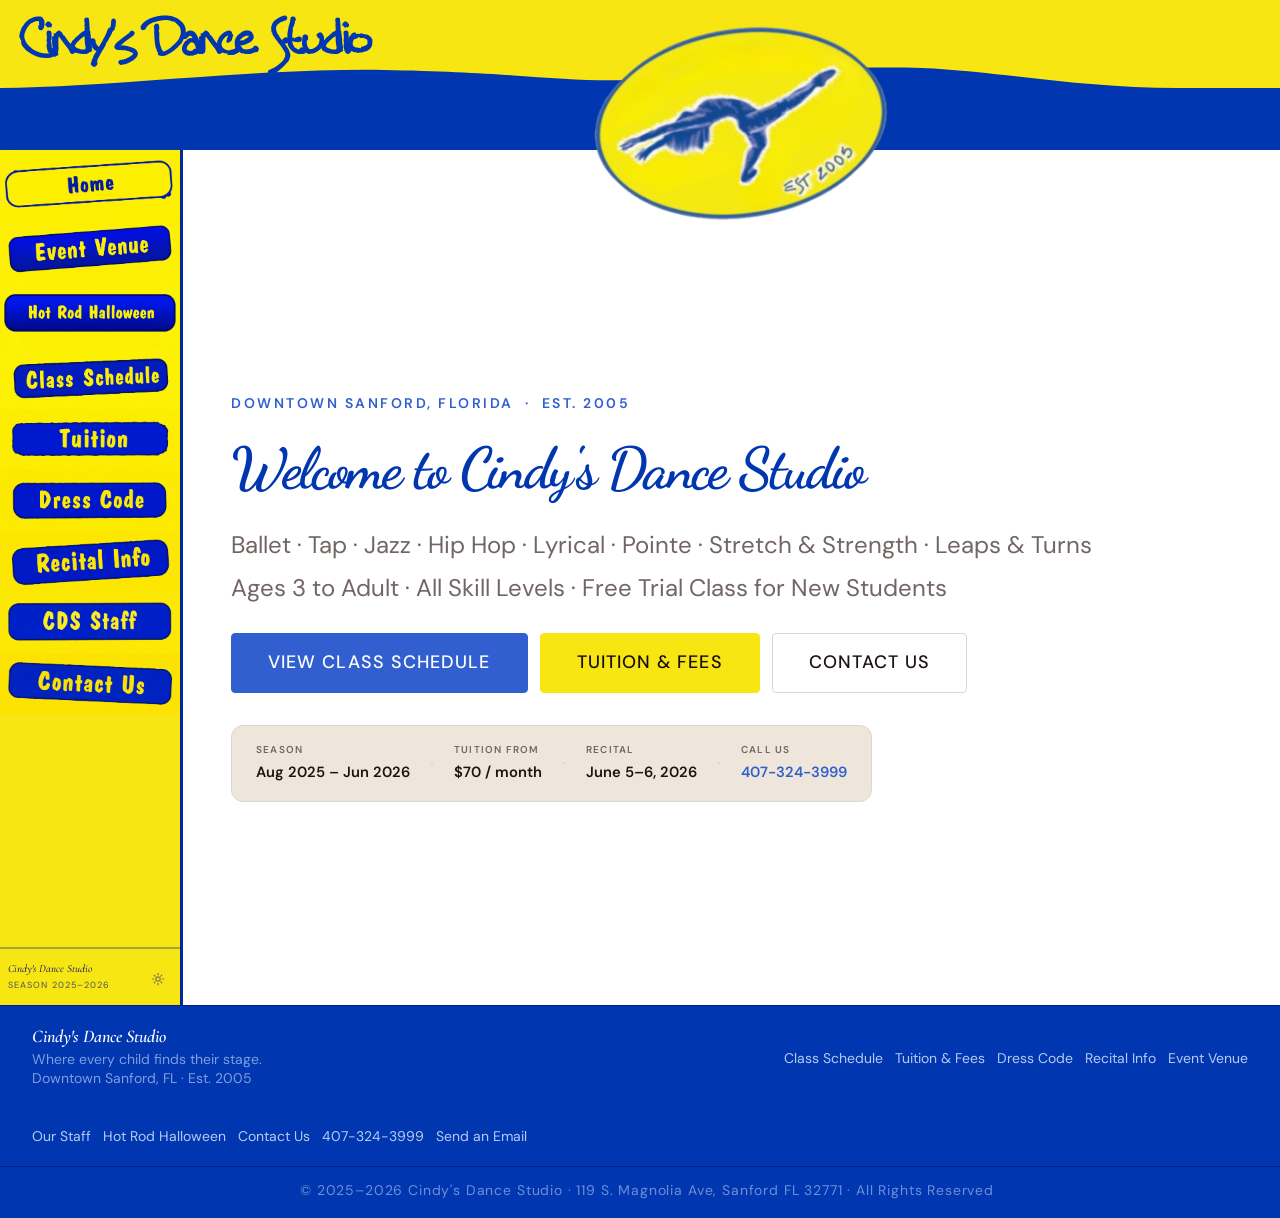
<file: index.html>
<!DOCTYPE html>
<html lang="en">
<head>
  <meta charset="UTF-8">
  <meta name="viewport" content="width=device-width, initial-scale=1.0">
  <meta name="description" content="Cindy's Dance Studio — Ballet, Tap, Jazz, Hip Hop, Lyrical, and more. Downtown Sanford, FL. Enroll today or try a free class.">
  <title>Home — Cindy's Dance Studio | Downtown Sanford, FL</title>

  <!-- Fonts: Cormorant Garamond (display serif) + DM Sans (body) -->
  <link rel="preconnect" href="https://fonts.googleapis.com">
  <link rel="preconnect" href="https://fonts.gstatic.com" crossorigin>
  <link href="https://fonts.googleapis.com/css2?family=Cormorant+Garamond:ital,wght@0,400;0,500;0,600;0,700;1,400;1,500;1,600;1,700&family=DM+Sans:ital,opsz,wght@0,9..40,300;0,9..40,400;0,9..40,500;0,9..40,600;1,9..40,400&family=Dancing+Script:wght@700&display=swap" rel="stylesheet">

  <!-- Styles -->
  <link rel="stylesheet" href="css/tokens.css">
  <link rel="stylesheet" href="css/reset.css">
  <link rel="stylesheet" href="css/layout.css">
  <link rel="stylesheet" href="css/components.css">
  <link rel="stylesheet" href="css/home.css">

</head>
<body>

<div class="site-wrapper">

  <!-- ======================================================
       SITE HEADER
  ====================================================== -->
  <header class="site-header" role="banner">
    <svg class="header-wave" viewBox="0 0 1000 150" preserveAspectRatio="none" aria-hidden="true" focusable="false">
      <path class="header-wave-path" d="M0,88 C80,88 200,68 300,70 C400,72 440,82 490,80 C540,78 640,65 720,68 C780,71 840,88 920,88 L1000,88 L1000,150 L0,150 Z"/>
    </svg>
    <div class="header-logo">
      <span class="header-studio-name">Cindy's Dance Studio</span>
    </div>
    <img src="assets/images/logo/CDS%20logo.png" alt="Cindy's Dance Studio — Est. 2003" class="header-logo-emblem">
  </header>

  <!-- ======================================================
       SIDEBAR NAVIGATION
  ====================================================== -->
  <nav class="site-nav" aria-label="Main navigation">
    <div class="nav-inner">
      <ul class="nav-list" role="list">
        <li class="nav-item"><a href="index.html" class="nav-btn-link"><img src="assets/images/buttons/home.jpg" data-hover="assets/images/buttons/home2.jpg" alt="Home" class="nav-btn-img"></a></li>
        <li class="nav-item"><a href="pages/event-venue.html" class="nav-btn-link"><img src="assets/images/buttons/news.jpg" data-hover="assets/images/buttons/news2.jpg" alt="Event Venue" class="nav-btn-img"></a></li>
        <li class="nav-item"><a href="pages/hot-rod-halloween.html" class="nav-btn-link"><img src="assets/images/buttons/location.jpg" data-hover="assets/images/buttons/location2.jpg" alt="Hot Rod Halloween" class="nav-btn-img"></a></li>
        <li class="nav-item"><a href="pages/class-schedule.html" class="nav-btn-link"><img src="assets/images/buttons/schedule.jpg" data-hover="assets/images/buttons/schedule2.jpg" alt="Class Schedule" class="nav-btn-img"></a></li>
        <li class="nav-item"><a href="pages/tuition.html" class="nav-btn-link"><img src="assets/images/buttons/tuition.jpg" data-hover="assets/images/buttons/tuition2.jpg" alt="Tuition" class="nav-btn-img"></a></li>
        <li class="nav-item"><a href="pages/dress-code.html" class="nav-btn-link"><img src="assets/images/buttons/dress.jpg" data-hover="assets/images/buttons/dress2.jpg" alt="Dress Code" class="nav-btn-img"></a></li>
        <li class="nav-item"><a href="pages/recital-info.html" class="nav-btn-link"><img src="assets/images/buttons/recital.jpg" data-hover="assets/images/buttons/recital2.jpg" alt="Recital Info" class="nav-btn-img"></a></li>
        <li class="nav-item"><a href="pages/cds-staff.html" class="nav-btn-link"><img src="assets/images/buttons/staff.jpg" data-hover="assets/images/buttons/staff2.jpg" alt="CDS Staff" class="nav-btn-img"></a></li>
        <li class="nav-item"><a href="pages/contact.html" class="nav-btn-link"><img src="assets/images/buttons/contact.jpg" data-hover="assets/images/buttons/contact2.jpg" alt="Contact Us" class="nav-btn-img"></a></li>
      </ul>
      <div class="nav-footer">
        <div>
          <p class="nav-footer-studio">Cindy's Dance Studio</p>
          <p class="nav-footer-season">Season 2025–2026</p>
        </div>
        <button class="nav-admin-btn" id="adminBtn" title="Studio Admin" aria-label="Studio admin access">
          <svg viewBox="0 0 16 16" fill="none" stroke="currentColor" stroke-width="1.4" stroke-linecap="round" stroke-linejoin="round" aria-hidden="true"><circle cx="8" cy="8" r="2.5"/><path d="M8 1.5v1.5M8 13v1.5M1.5 8H3M13 8h1.5M3.7 3.7l1.06 1.06M11.24 11.24l1.06 1.06M3.7 12.3l1.06-1.06M11.24 4.76l1.06-1.06"/></svg>
        </button>
      </div>
    </div>
  </nav>

  <!-- ======================================================
       MAIN CONTENT
  ====================================================== -->
  <main class="site-main" id="main-content">

    <section class="home-hero" aria-labelledby="hero-heading">
      <div class="hero-content">

        <div class="hero-eyebrow" data-animate>
          <span class="hero-eyebrow-text">Downtown Sanford, Florida&nbsp;&nbsp;·&nbsp;&nbsp;Est. 2005</span>
        </div>

        <h1 class="hero-title" id="hero-heading" data-animate data-delay="80">
          Welcome to Cindy's Dance Studio
        </h1>

        <p class="hero-subtitle" data-animate data-delay="160">
          Ballet · Tap · Jazz · Hip Hop · Lyrical · Pointe · Stretch &amp; Strength · Leaps &amp; Turns<br>
          Ages 3 to Adult · All Skill Levels · Free Trial Class for New Students
        </p>

        <div class="hero-actions" data-animate data-delay="240">
          <a href="pages/class-schedule.html" class="btn btn--primary btn--lg">View Class Schedule</a>
          <a href="pages/tuition.html" class="btn btn--gold btn--lg">Tuition &amp; Fees</a>
          <a href="pages/contact.html" class="btn btn--ghost btn--lg">Contact Us</a>
        </div>

        <div class="hero-facts" data-animate data-delay="320">
          <div class="hero-fact">
            <span class="hero-fact-label">Season</span>
            <span class="hero-fact-value">Aug 2025 – Jun 2026</span>
          </div>
          <span class="hero-fact-sep" aria-hidden="true">·</span>
          <div class="hero-fact">
            <span class="hero-fact-label">Tuition From</span>
            <span class="hero-fact-value">$70 / month</span>
          </div>
          <span class="hero-fact-sep" aria-hidden="true">·</span>
          <div class="hero-fact">
            <span class="hero-fact-label">Recital</span>
            <span class="hero-fact-value">June 5–6, 2026</span>
          </div>
          <span class="hero-fact-sep" aria-hidden="true">·</span>
          <div class="hero-fact">
            <span class="hero-fact-label">Call Us</span>
            <span class="hero-fact-value"><a href="tel:+14073243999">407-324-3999</a></span>
          </div>
        </div>

      </div>
    </section>

  </main>

  <!-- ======================================================
       FOOTER
  ====================================================== -->
  <footer class="site-footer" role="contentinfo">
    <div class="footer-inner">

      <div class="footer-brand">
        <div class="footer-logo">Cindy's Dance Studio</div>
        <p class="footer-tagline">Where every child finds their stage.<br>Downtown Sanford, FL · Est. 2005</p>
      </div>

      <div>
        <p class="footer-heading">Quick Links</p>
        <ul class="footer-list">
          <li><a href="pages/class-schedule.html">Class Schedule</a></li>
          <li><a href="pages/tuition.html">Tuition &amp; Fees</a></li>
          <li><a href="pages/dress-code.html">Dress Code</a></li>
          <li><a href="pages/recital-info.html">Recital Info</a></li>
          <li><a href="pages/event-venue.html">Event Venue</a></li>
        </ul>
      </div>

      <div>
        <p class="footer-heading">Studio</p>
        <ul class="footer-list">
          <li><a href="pages/cds-staff.html">Our Staff</a></li>
          <li><a href="pages/hot-rod-halloween.html">Hot Rod Halloween</a></li>
          <li><a href="pages/contact.html">Contact Us</a></li>
          <li><a href="tel:+14073243999">407-324-3999</a></li>
          <li><a href="mailto:cindysdancestudio@cfl.rr.com">Send an Email</a></li>
        </ul>
      </div>

    </div>

    <div class="footer-bottom">
      <p class="footer-copyright">
        &copy; 2025–2026 Cindy's Dance Studio · 119 S. Magnolia Ave, Sanford FL 32771 · All Rights Reserved
      </p>
    </div>
  </footer>

</div><!-- /.site-wrapper -->

<script src="js/main.js"></script>
</body>
</html>
</file>
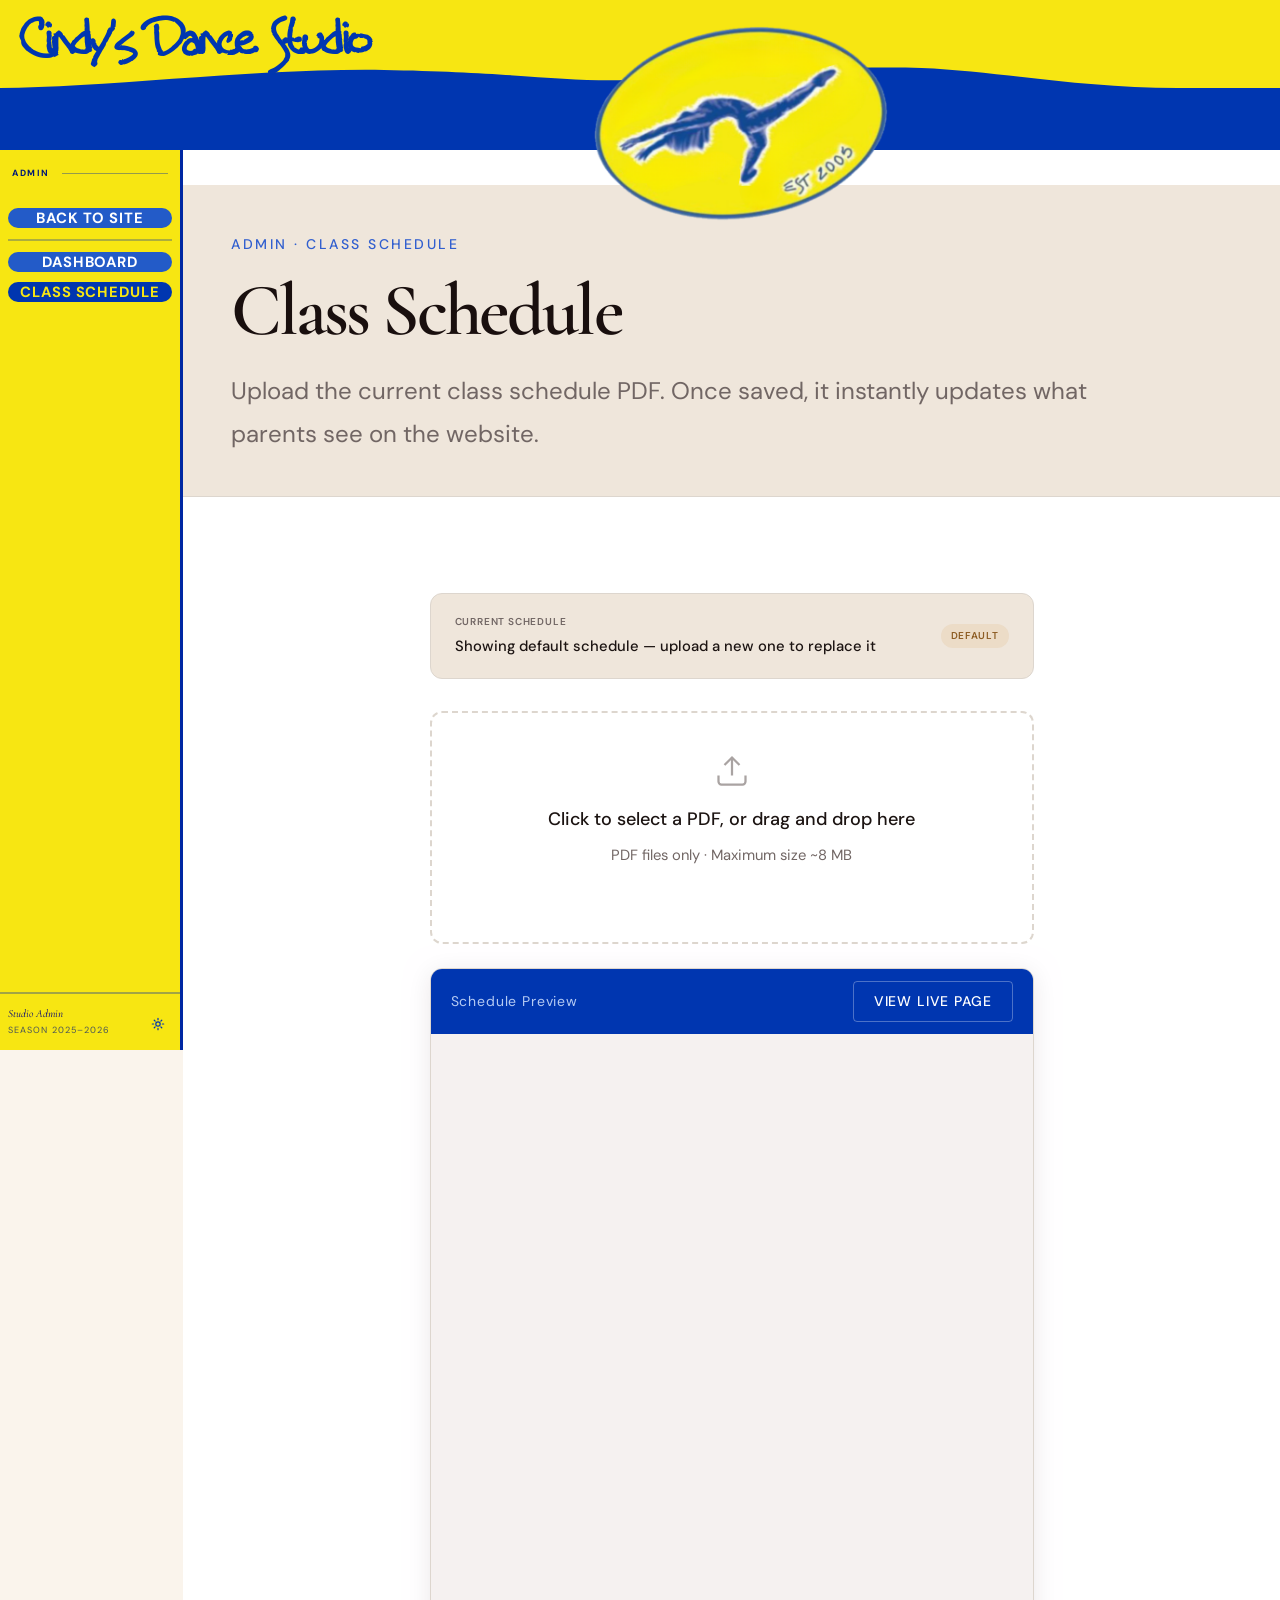
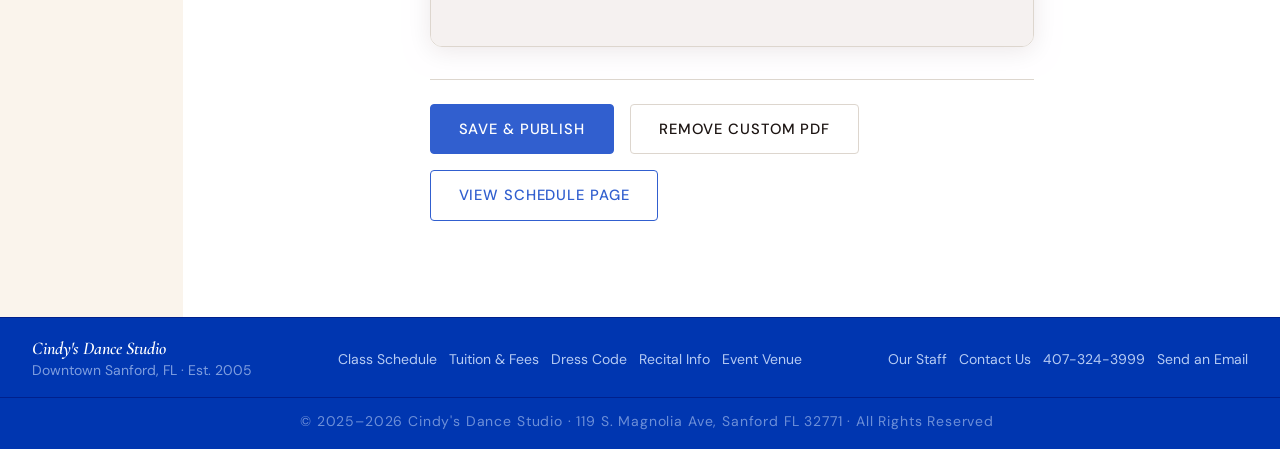
<file: admin-schedule.html>
<!DOCTYPE html>
<html lang="en">
<head>
  <meta charset="UTF-8">
  <meta name="viewport" content="width=device-width, initial-scale=1.0">
  <meta name="robots" content="noindex, nofollow">
  <title>Class Schedule Admin — Cindy's Dance Studio</title>

  <link rel="preconnect" href="https://fonts.googleapis.com">
  <link rel="preconnect" href="https://fonts.gstatic.com" crossorigin>
  <link href="https://fonts.googleapis.com/css2?family=Cormorant+Garamond:ital,wght@0,400;0,500;0,600;0,700;1,400;1,500;1,600;1,700&family=DM+Sans:ital,opsz,wght@0,9..40,300;0,9..40,400;0,9..40,500;0,9..40,600;1,9..40,400&family=Dancing+Script:wght@700&display=swap" rel="stylesheet">

  <link rel="stylesheet" href="css/tokens.css">
  <link rel="stylesheet" href="css/reset.css">
  <link rel="stylesheet" href="css/layout.css">
  <link rel="stylesheet" href="css/components.css">
  <link rel="stylesheet" href="css/admin.css">
</head>
<body>
<div class="site-wrapper">
  <header class="site-header" role="banner">
    <svg class="header-wave" viewBox="0 0 1000 150" preserveAspectRatio="none" aria-hidden="true" focusable="false">
      <path class="header-wave-path" d="M0,88 C80,88 200,68 300,70 C400,72 440,82 490,80 C540,78 640,65 720,68 C780,71 840,88 920,88 L1000,88 L1000,150 L0,150 Z"/>
    </svg>
    <div class="header-logo">
      <span class="header-studio-name">Cindy's Dance Studio</span>
    </div>
    <img src="assets/images/logo/CDS%20logo.png" alt="Cindy's Dance Studio — Est. 2003" class="header-logo-emblem">
  </header>

  <nav class="site-nav" aria-label="Admin navigation">
    <div class="nav-inner">
      <div class="nav-eyebrow">
        <span class="nav-eyebrow-text">Admin</span>
        <span class="nav-eyebrow-line" aria-hidden="true"></span>
      </div>
      <ul class="nav-list" role="list">
        <li class="nav-item"><a href="index.html" class="nav-link"><svg class="nav-link-icon" viewBox="0 0 16 16" fill="none" stroke="currentColor" stroke-width="1.5" aria-hidden="true"><path d="M2 7L8 2l6 5v7H10V9H6v5H2V7z"/></svg>Back to Site</a></li>
        <li class="nav-divider" role="separator" aria-hidden="true"></li>
        <li class="nav-item"><a href="admin.html" class="nav-link"><svg class="nav-link-icon" viewBox="0 0 16 16" fill="none" stroke="currentColor" stroke-width="1.5" aria-hidden="true"><rect x="1.5" y="2" width="5.5" height="5.5" rx="0.75"/><rect x="9" y="2" width="5.5" height="5.5" rx="0.75"/><rect x="1.5" y="8.5" width="5.5" height="5.5" rx="0.75"/><rect x="9" y="8.5" width="5.5" height="5.5" rx="0.75"/></svg>Dashboard</a></li>
        <li class="nav-item"><a href="admin-schedule.html" class="nav-link active" aria-current="page"><svg class="nav-link-icon" viewBox="0 0 16 16" fill="none" stroke="currentColor" stroke-width="1.5" aria-hidden="true"><rect x="1.5" y="3" width="13" height="11" rx="1"/><path d="M5 3V1.5M11 3V1.5M1.5 7h13"/></svg>Class Schedule</a></li>
      </ul>
      <div class="nav-footer">
        <div>
          <p class="nav-footer-studio">Studio Admin</p>
          <p class="nav-footer-season">Season 2025–2026</p>
        </div>
        <button class="nav-admin-btn admin-active" id="adminBtn" title="Admin dashboard" aria-label="Admin dashboard">
          <svg viewBox="0 0 16 16" fill="none" stroke="currentColor" stroke-width="1.4" stroke-linecap="round" stroke-linejoin="round" aria-hidden="true">
            <circle cx="8" cy="8" r="2.5"/>
            <path d="M8 1.5v1.5M8 13v1.5M1.5 8H3M13 8h1.5M3.7 3.7l1.06 1.06M11.24 11.24l1.06 1.06M3.7 12.3l1.06-1.06M11.24 4.76l1.06-1.06"/>
          </svg>
        </button>
      </div>
    </div>
  </nav>

  <main class="site-main" id="main-content">

    <section class="page-hero">
      <div class="container">
        <span class="page-hero-eyebrow">Admin · Class Schedule</span>
        <h1 class="page-hero-title">Class Schedule</h1>
        <p class="page-hero-lead">Upload the current class schedule PDF. Once saved, it instantly updates what parents see on the website.</p>
      </div>
    </section>

    <section class="section">
      <div class="container container--narrow">

        <!-- Current status bar -->
        <div class="sched-status">
          <div class="sched-status-left">
            <p class="sched-status-label">Current Schedule</p>
            <p class="sched-status-text" id="statusText">Loading…</p>
          </div>
          <span class="sched-badge" id="statusBadge"></span>
        </div>

        <!-- Upload zone -->
        <div class="sched-upload-zone" id="uploadZone">
          <input type="file" id="pdfFile" accept=".pdf,application/pdf" aria-label="Select PDF file">
          <div class="sched-upload-icon">
            <svg viewBox="0 0 24 24" fill="none" stroke="currentColor" stroke-width="1.5" aria-hidden="true" style="width:36px;height:36px;">
              <path d="M21 15v4a2 2 0 0 1-2 2H5a2 2 0 0 1-2-2v-4"/>
              <polyline points="17 8 12 3 7 8"/>
              <line x1="12" y1="3" x2="12" y2="15"/>
            </svg>
          </div>
          <p class="sched-upload-label">Click to select a PDF, or drag and drop here</p>
          <p class="sched-upload-hint">PDF files only · Maximum size ~8 MB</p>
          <p class="sched-file-name" id="fileName"></p>
        </div>

        <!-- PDF Preview -->
        <div class="sched-preview-wrap">
          <div class="sched-preview-bar">
            <span class="sched-preview-bar-title">Schedule Preview</span>
            <a href="#" id="viewLiveLink" target="_blank" class="btn btn--light-outline btn--sm">View Live Page</a>
          </div>
          <iframe class="sched-preview-frame" id="pdfPreview" title="Class schedule PDF preview"></iframe>
        </div>

        <!-- Actions -->
        <div class="sched-actions">
          <button class="btn btn--primary" id="saveBtn" disabled>Save &amp; Publish</button>
          <button class="btn btn--ghost" id="clearBtn" disabled>Remove Custom PDF</button>
          <a href="pages/class-schedule.html" target="_blank" class="btn btn--secondary">View Schedule Page</a>
        </div>

      </div>
    </section>

  </main>

  <footer class="site-footer" role="contentinfo">
    <div class="footer-inner">
      <div class="footer-brand">
        <div class="footer-logo">Cindy's Dance Studio</div>
        <p class="footer-tagline">Downtown Sanford, FL · Est. 2005</p>
      </div>
      <div>
        <ul class="footer-list">
          <li><a href="pages/class-schedule.html">Class Schedule</a></li>
          <li><a href="pages/tuition.html">Tuition &amp; Fees</a></li>
          <li><a href="pages/dress-code.html">Dress Code</a></li>
          <li><a href="pages/recital-info.html">Recital Info</a></li>
          <li><a href="pages/event-venue.html">Event Venue</a></li>
        </ul>
      </div>
      <div>
        <ul class="footer-list">
          <li><a href="pages/cds-staff.html">Our Staff</a></li>
          <li><a href="pages/contact.html">Contact Us</a></li>
          <li><a href="tel:+14073243999">407-324-3999</a></li>
          <li><a href="mailto:cindysdancestudio@cfl.rr.com">Send an Email</a></li>
        </ul>
      </div>
    </div>
    <div class="footer-bottom">
      <p class="footer-copyright">&copy; 2025–2026 Cindy's Dance Studio · 119 S. Magnolia Ave, Sanford FL 32771 · All Rights Reserved</p>
    </div>
  </footer>

</div>

<script src="js/main.js"></script>
<script>
(function () {
  'use strict';

  var KEY = 'cds-schedule-pdf';
  var DEFAULT_PDF = 'pdfs/class-schedule.pdf';

  var statusText = document.getElementById('statusText');
  var statusBadge = document.getElementById('statusBadge');
  var pdfPreview = document.getElementById('pdfPreview');
  var pdfFile = document.getElementById('pdfFile');
  var fileName = document.getElementById('fileName');
  var saveBtn = document.getElementById('saveBtn');
  var clearBtn = document.getElementById('clearBtn');
  var uploadZone = document.getElementById('uploadZone');

  var staged = null;

  function setStatus(text, badgeText, badgeClass, previewSrc) {
    statusText.textContent = text;
    statusBadge.textContent = badgeText;
    statusBadge.className = 'sched-badge ' + badgeClass;
    if (previewSrc !== undefined) pdfPreview.src = previewSrc;
  }

  function refresh() {
    var stored = localStorage.getItem(KEY);
    staged = null;
    fileName.textContent = '';
    saveBtn.disabled = true;
    if (stored) {
      setStatus('Custom schedule is live on the website', 'Custom', 'sched-badge--live', stored);
      clearBtn.disabled = false;
    } else {
      setStatus('Showing default schedule — upload a new one to replace it', 'Default', 'sched-badge--default', DEFAULT_PDF);
      clearBtn.disabled = true;
    }
  }

  pdfFile.addEventListener('change', function () {
    var file = pdfFile.files[0];
    if (!file) return;
    if (file.type !== 'application/pdf' && !file.name.toLowerCase().endsWith('.pdf')) {
      alert('Please select a PDF file.');
      pdfFile.value = '';
      return;
    }
    fileName.textContent = file.name + ' · ' + (file.size / 1024).toFixed(0) + ' KB — ready to save';
    setStatus('New PDF selected — click Save & Publish when ready', 'Staged', 'sched-badge--default');
    var reader = new FileReader();
    reader.onload = function (e) {
      staged = e.target.result;
      pdfPreview.src = staged;
      saveBtn.disabled = false;
    };
    reader.readAsDataURL(file);
  });

  uploadZone.addEventListener('dragover', function (e) {
    e.preventDefault();
    uploadZone.classList.add('dragover');
  });

  uploadZone.addEventListener('dragleave', function () {
    uploadZone.classList.remove('dragover');
  });

  uploadZone.addEventListener('drop', function (e) {
    e.preventDefault();
    uploadZone.classList.remove('dragover');
    var file = e.dataTransfer.files[0];
    if (!file) return;
    var dt = new DataTransfer();
    dt.items.add(file);
    pdfFile.files = dt.files;
    pdfFile.dispatchEvent(new Event('change'));
  });

  saveBtn.addEventListener('click', function () {
    if (!staged) return;
    try {
      localStorage.setItem(KEY, staged);
      refresh();
      setStatus('Schedule updated! Parents will see the new PDF immediately.', 'Custom', 'sched-badge--live');
    } catch (e) {
      alert('Unable to save — the PDF may be too large for browser storage.\nTry compressing the PDF or using a smaller file (ideally under 3 MB).');
    }
  });

  clearBtn.addEventListener('click', function () {
    if (!confirm('Remove the custom PDF and revert to the default schedule?')) return;
    localStorage.removeItem(KEY);
    pdfFile.value = '';
    refresh();
  });

  refresh();
})();
</script>
</body>
</html>
</file>
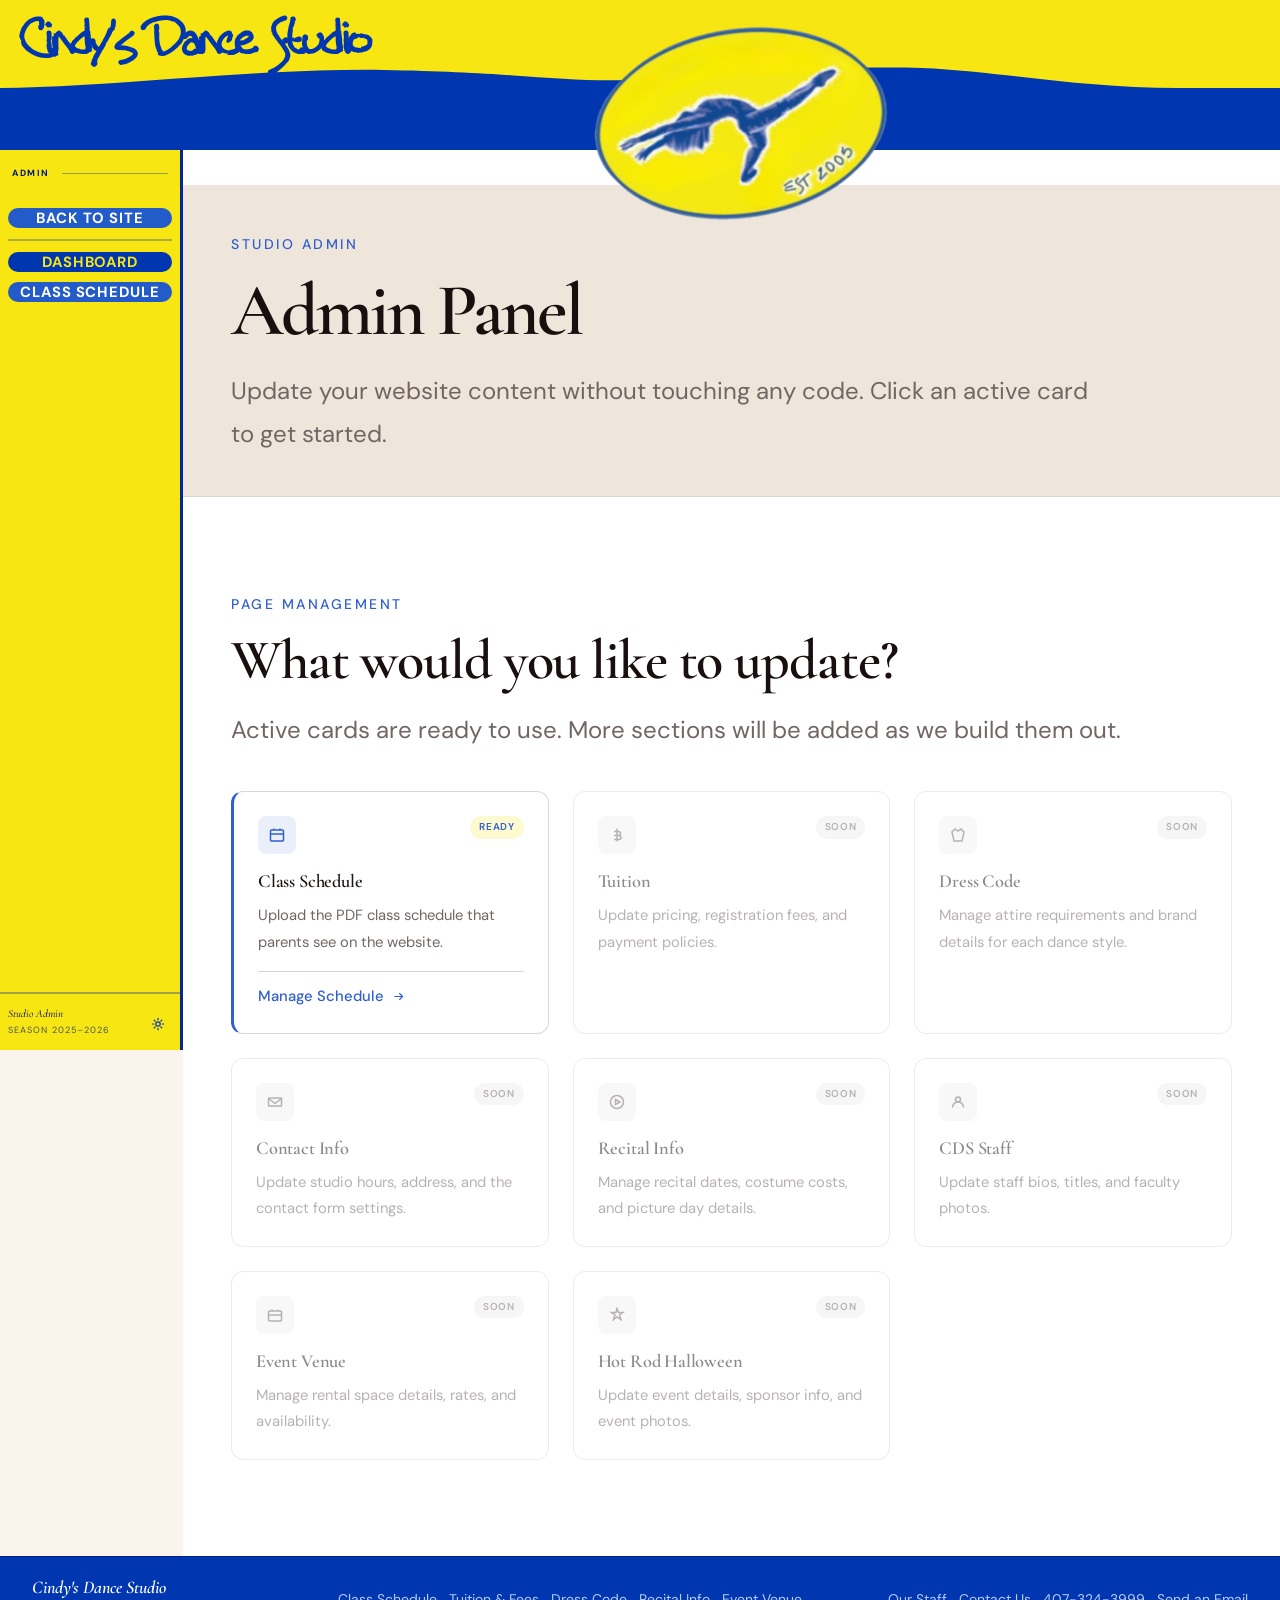
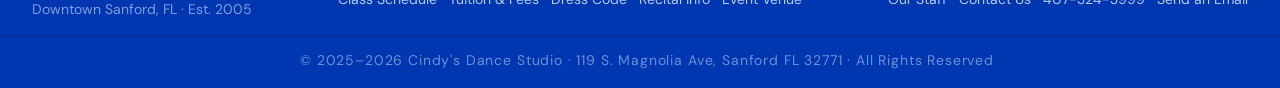
<file: admin.html>
<!DOCTYPE html>
<html lang="en">
<head>
  <meta charset="UTF-8">
  <meta name="viewport" content="width=device-width, initial-scale=1.0">
  <meta name="robots" content="noindex, nofollow">
  <title>Admin — Cindy's Dance Studio</title>

  <link rel="preconnect" href="https://fonts.googleapis.com">
  <link rel="preconnect" href="https://fonts.gstatic.com" crossorigin>
  <link href="https://fonts.googleapis.com/css2?family=Cormorant+Garamond:ital,wght@0,400;0,500;0,600;0,700;1,400;1,500;1,600;1,700&family=DM+Sans:ital,opsz,wght@0,9..40,300;0,9..40,400;0,9..40,500;0,9..40,600;1,9..40,400&family=Dancing+Script:wght@700&display=swap" rel="stylesheet">

  <link rel="stylesheet" href="css/tokens.css">
  <link rel="stylesheet" href="css/reset.css">
  <link rel="stylesheet" href="css/layout.css">
  <link rel="stylesheet" href="css/components.css">
  <link rel="stylesheet" href="css/admin.css">
</head>
<body>
<div class="site-wrapper">
  <header class="site-header" role="banner">
    <svg class="header-wave" viewBox="0 0 1000 150" preserveAspectRatio="none" aria-hidden="true" focusable="false">
      <path class="header-wave-path" d="M0,88 C80,88 200,68 300,70 C400,72 440,82 490,80 C540,78 640,65 720,68 C780,71 840,88 920,88 L1000,88 L1000,150 L0,150 Z"/>
    </svg>
    <div class="header-logo">
      <span class="header-studio-name">Cindy's Dance Studio</span>
    </div>
    <img src="assets/images/logo/CDS%20logo.png" alt="Cindy's Dance Studio — Est. 2003" class="header-logo-emblem">
  </header>

  <nav class="site-nav" aria-label="Main navigation">
    <div class="nav-inner">
      <div class="nav-eyebrow">
        <span class="nav-eyebrow-text">Admin</span>
        <span class="nav-eyebrow-line" aria-hidden="true"></span>
      </div>
      <ul class="nav-list" role="list">
        <li class="nav-item"><a href="index.html" class="nav-link"><svg class="nav-link-icon" viewBox="0 0 16 16" fill="none" stroke="currentColor" stroke-width="1.5" aria-hidden="true"><path d="M2 7L8 2l6 5v7H10V9H6v5H2V7z"/></svg>Back to Site</a></li>
        <li class="nav-divider" role="separator" aria-hidden="true"></li>
        <li class="nav-item"><a href="admin.html" class="nav-link active" aria-current="page"><svg class="nav-link-icon" viewBox="0 0 16 16" fill="none" stroke="currentColor" stroke-width="1.5" aria-hidden="true"><rect x="1.5" y="2" width="5.5" height="5.5" rx="0.75"/><rect x="9" y="2" width="5.5" height="5.5" rx="0.75"/><rect x="1.5" y="8.5" width="5.5" height="5.5" rx="0.75"/><rect x="9" y="8.5" width="5.5" height="5.5" rx="0.75"/></svg>Dashboard</a></li>
        <li class="nav-item"><a href="admin-schedule.html" class="nav-link"><svg class="nav-link-icon" viewBox="0 0 16 16" fill="none" stroke="currentColor" stroke-width="1.5" aria-hidden="true"><rect x="1.5" y="3" width="13" height="11" rx="1"/><path d="M5 3V1.5M11 3V1.5M1.5 7h13"/></svg>Class Schedule</a></li>
      </ul>
      <div class="nav-footer">
        <div>
          <p class="nav-footer-studio">Studio Admin</p>
          <p class="nav-footer-season">Season 2025–2026</p>
        </div>
        <button class="nav-admin-btn admin-active" id="adminBtn" title="Log out of admin" aria-label="Log out of admin">
          <svg viewBox="0 0 16 16" fill="none" stroke="currentColor" stroke-width="1.4" stroke-linecap="round" stroke-linejoin="round" aria-hidden="true">
            <circle cx="8" cy="8" r="2.5"/>
            <path d="M8 1.5v1.5M8 13v1.5M1.5 8H3M13 8h1.5M3.7 3.7l1.06 1.06M11.24 11.24l1.06 1.06M3.7 12.3l1.06-1.06M11.24 4.76l1.06-1.06"/>
          </svg>
        </button>
      </div>
    </div>
  </nav>

  <main class="site-main" id="main-content">

    <section class="page-hero">
      <div class="container">
        <span class="page-hero-eyebrow">Studio Admin</span>
        <h1 class="page-hero-title">Admin Panel</h1>
        <p class="page-hero-lead">Update your website content without touching any code. Click an active card to get started.</p>
      </div>
    </section>

    <section class="section">
      <div class="container">
        <div class="section-header">
          <span class="section-eyebrow">Page Management</span>
          <h2 class="section-title">What would you like to update?</h2>
          <p class="section-lead">Active cards are ready to use. More sections will be added as we build them out.</p>
        </div>

        <div class="admin-grid">

          <!-- Class Schedule — ACTIVE -->
          <a href="admin-schedule.html" class="admin-card admin-card--active">
            <div class="admin-card-top">
              <div class="admin-card-icon">
                <svg viewBox="0 0 16 16" fill="none" stroke="currentColor" stroke-width="1.5" aria-hidden="true"><rect x="1.5" y="3" width="13" height="11" rx="1"/><path d="M5 3V1.5M11 3V1.5M1.5 7h13"/></svg>
              </div>
              <span class="admin-card-badge admin-card-badge--ready">Ready</span>
            </div>
            <div>
              <h3 class="admin-card-title">Class Schedule</h3>
              <p class="admin-card-desc">Upload the PDF class schedule that parents see on the website.</p>
            </div>
            <div class="admin-card-arrow">
              <span>Manage Schedule</span>
              <svg viewBox="0 0 16 16" fill="none" stroke="currentColor" stroke-width="1.5" aria-hidden="true"><path d="M3 8h10M9 4l4 4-4 4"/></svg>
            </div>
          </a>

          <!-- Tuition — Coming Soon -->
          <div class="admin-card admin-card--soon">
            <div class="admin-card-top">
              <div class="admin-card-icon">
                <svg viewBox="0 0 16 16" fill="none" stroke="currentColor" stroke-width="1.5" aria-hidden="true"><path d="M8 1.5v13M5 4.5h4.5a2 2 0 0 1 0 4H5m0 0h5a2 2 0 0 1 0 4H5"/></svg>
              </div>
              <span class="admin-card-badge admin-card-badge--soon">Soon</span>
            </div>
            <div>
              <h3 class="admin-card-title">Tuition</h3>
              <p class="admin-card-desc">Update pricing, registration fees, and payment policies.</p>
            </div>
          </div>

          <!-- Dress Code — Coming Soon -->
          <div class="admin-card admin-card--soon">
            <div class="admin-card-top">
              <div class="admin-card-icon">
                <svg viewBox="0 0 16 16" fill="none" stroke="currentColor" stroke-width="1.5" aria-hidden="true"><path d="M5 2L2 5l2 9h8l2-9-3-3-3 2-3-2z"/></svg>
              </div>
              <span class="admin-card-badge admin-card-badge--soon">Soon</span>
            </div>
            <div>
              <h3 class="admin-card-title">Dress Code</h3>
              <p class="admin-card-desc">Manage attire requirements and brand details for each dance style.</p>
            </div>
          </div>

          <!-- Contact — Coming Soon -->
          <div class="admin-card admin-card--soon">
            <div class="admin-card-top">
              <div class="admin-card-icon">
                <svg viewBox="0 0 16 16" fill="none" stroke="currentColor" stroke-width="1.5" aria-hidden="true"><path d="M14 4H2a.5.5 0 0 0-.5.5v7a.5.5 0 0 0 .5.5h12a.5.5 0 0 0 .5-.5v-7A.5.5 0 0 0 14 4z"/><path d="M1.5 4.5L8 9.5l6.5-5"/></svg>
              </div>
              <span class="admin-card-badge admin-card-badge--soon">Soon</span>
            </div>
            <div>
              <h3 class="admin-card-title">Contact Info</h3>
              <p class="admin-card-desc">Update studio hours, address, and the contact form settings.</p>
            </div>
          </div>

          <!-- Recital Info — Coming Soon -->
          <div class="admin-card admin-card--soon">
            <div class="admin-card-top">
              <div class="admin-card-icon">
                <svg viewBox="0 0 16 16" fill="none" stroke="currentColor" stroke-width="1.5" aria-hidden="true"><circle cx="8" cy="8" r="6.5"/><path d="M6.5 5.5L11 8l-4.5 2.5V5.5z"/></svg>
              </div>
              <span class="admin-card-badge admin-card-badge--soon">Soon</span>
            </div>
            <div>
              <h3 class="admin-card-title">Recital Info</h3>
              <p class="admin-card-desc">Manage recital dates, costume costs, and picture day details.</p>
            </div>
          </div>

          <!-- CDS Staff — Coming Soon -->
          <div class="admin-card admin-card--soon">
            <div class="admin-card-top">
              <div class="admin-card-icon">
                <svg viewBox="0 0 16 16" fill="none" stroke="currentColor" stroke-width="1.5" aria-hidden="true"><circle cx="8" cy="5.5" r="2.5"/><path d="M2.5 13.5a5.5 5.5 0 0 1 11 0"/></svg>
              </div>
              <span class="admin-card-badge admin-card-badge--soon">Soon</span>
            </div>
            <div>
              <h3 class="admin-card-title">CDS Staff</h3>
              <p class="admin-card-desc">Update staff bios, titles, and faculty photos.</p>
            </div>
          </div>

          <!-- Event Venue — Coming Soon -->
          <div class="admin-card admin-card--soon">
            <div class="admin-card-top">
              <div class="admin-card-icon">
                <svg viewBox="0 0 16 16" fill="none" stroke="currentColor" stroke-width="1.5" aria-hidden="true"><rect x="1.5" y="4" width="13" height="10" rx="1"/><path d="M5 4V2.5M11 4V2.5M1.5 8h13"/></svg>
              </div>
              <span class="admin-card-badge admin-card-badge--soon">Soon</span>
            </div>
            <div>
              <h3 class="admin-card-title">Event Venue</h3>
              <p class="admin-card-desc">Manage rental space details, rates, and availability.</p>
            </div>
          </div>

          <!-- Hot Rod Halloween — Coming Soon -->
          <div class="admin-card admin-card--soon">
            <div class="admin-card-top">
              <div class="admin-card-icon">
                <svg viewBox="0 0 16 16" fill="none" stroke="currentColor" stroke-width="1.5" aria-hidden="true"><path d="M8 1.5L9.5 5.5H14l-3.5 2.5 1.5 4.5L8 10l-3.5 2.5 1.5-4.5L2.5 5.5H7L8 1.5z"/></svg>
              </div>
              <span class="admin-card-badge admin-card-badge--soon">Soon</span>
            </div>
            <div>
              <h3 class="admin-card-title">Hot Rod Halloween</h3>
              <p class="admin-card-desc">Update event details, sponsor info, and event photos.</p>
            </div>
          </div>

        </div>
      </div>
    </section>

  </main>

  <footer class="site-footer" role="contentinfo">
    <div class="footer-inner">
      <div class="footer-brand">
        <div class="footer-logo">Cindy's Dance Studio</div>
        <p class="footer-tagline">Downtown Sanford, FL · Est. 2005</p>
      </div>
      <div>
        <ul class="footer-list">
          <li><a href="pages/class-schedule.html">Class Schedule</a></li>
          <li><a href="pages/tuition.html">Tuition &amp; Fees</a></li>
          <li><a href="pages/dress-code.html">Dress Code</a></li>
          <li><a href="pages/recital-info.html">Recital Info</a></li>
          <li><a href="pages/event-venue.html">Event Venue</a></li>
        </ul>
      </div>
      <div>
        <ul class="footer-list">
          <li><a href="pages/cds-staff.html">Our Staff</a></li>
          <li><a href="pages/contact.html">Contact Us</a></li>
          <li><a href="tel:+14073243999">407-324-3999</a></li>
          <li><a href="mailto:cindysdancestudio@cfl.rr.com">Send an Email</a></li>
        </ul>
      </div>
    </div>
    <div class="footer-bottom">
      <p class="footer-copyright">&copy; 2025–2026 Cindy's Dance Studio · 119 S. Magnolia Ave, Sanford FL 32771 · All Rights Reserved</p>
    </div>
  </footer>

</div>

<script src="js/main.js"></script>
</body>
</html>
</file>
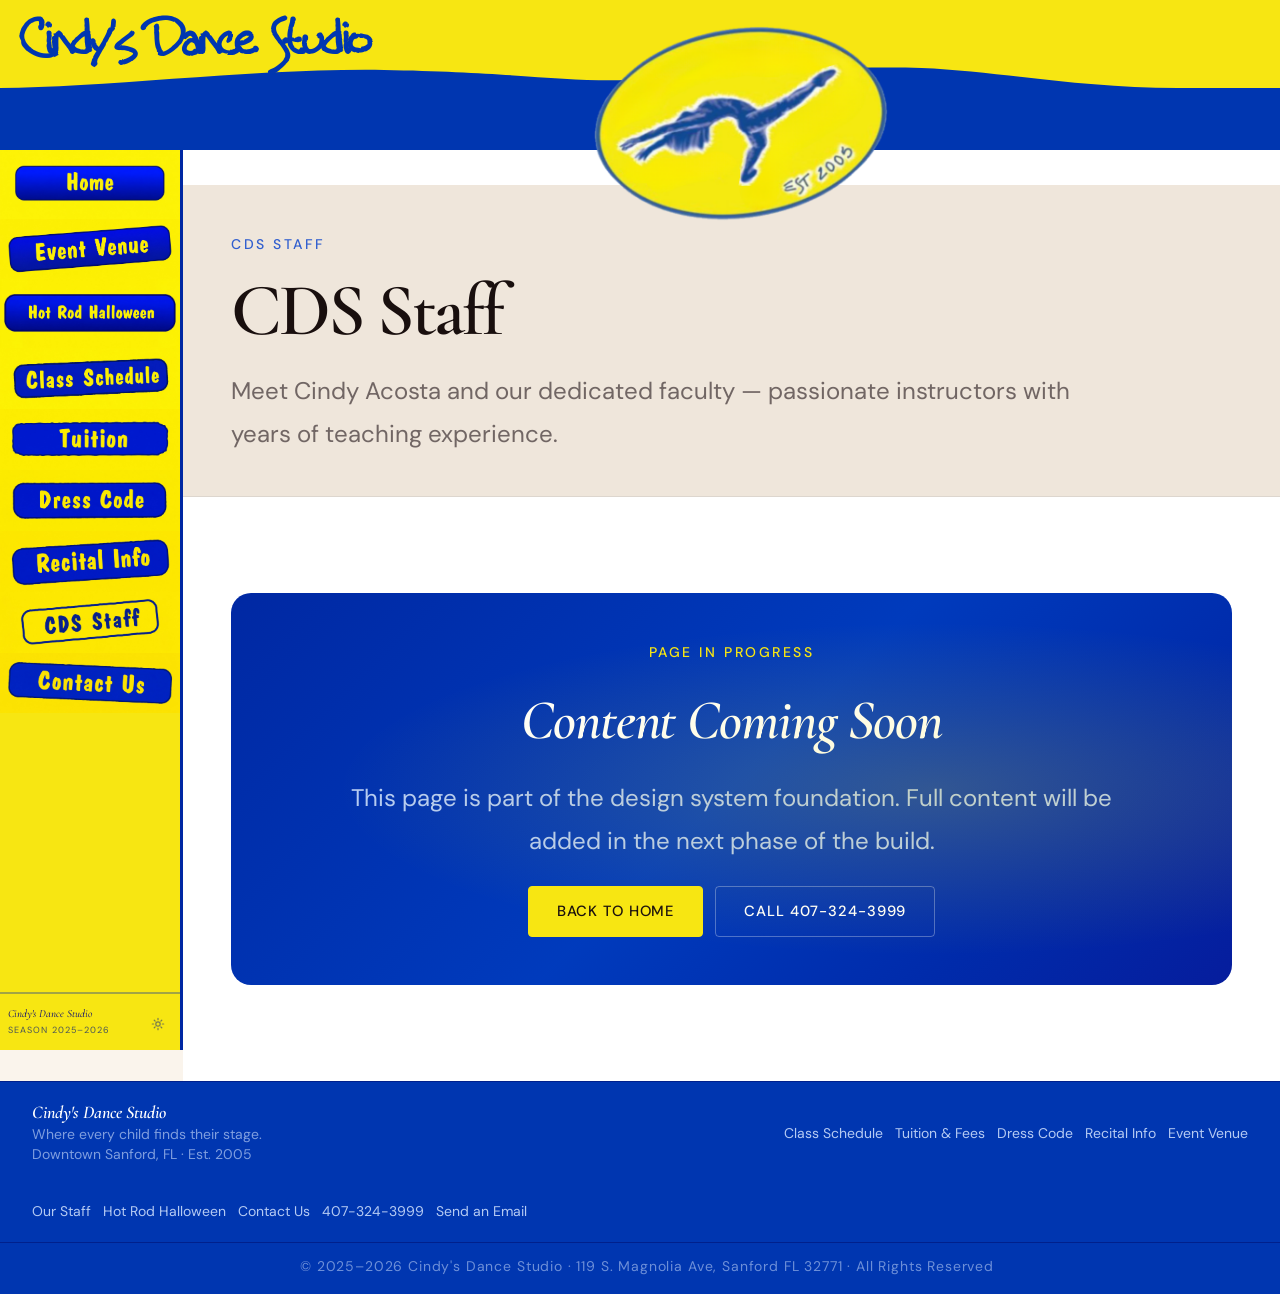
<file: pages/cds-staff.html>
<!DOCTYPE html>
<html lang="en">
<head>
  <meta charset="UTF-8">
  <meta name="viewport" content="width=device-width, initial-scale=1.0">
  <meta name="description" content="Meet Cindy Acosta and our dedicated faculty — passionate instructors with years of teaching experience.">
  <title>CDS Staff — Cindy's Dance Studio | Downtown Sanford, FL</title>
  <link rel="preconnect" href="https://fonts.googleapis.com">
  <link rel="preconnect" href="https://fonts.gstatic.com" crossorigin>
  <link href="https://fonts.googleapis.com/css2?family=Cormorant+Garamond:ital,wght@0,400;0,500;0,600;0,700;1,400;1,500;1,600;1,700&family=DM+Sans:ital,opsz,wght@0,9..40,300;0,9..40,400;0,9..40,500;0,9..40,600;1,9..40,400&family=Dancing+Script:wght@700&display=swap" rel="stylesheet">
  <link rel="stylesheet" href="../css/tokens.css">
  <link rel="stylesheet" href="../css/reset.css">
  <link rel="stylesheet" href="../css/layout.css">
  <link rel="stylesheet" href="../css/components.css">
</head>
<body>
<div class="site-wrapper">
  <header class="site-header" role="banner">
    <svg class="header-wave" viewBox="0 0 1000 150" preserveAspectRatio="none" aria-hidden="true" focusable="false">
      <path class="header-wave-path" d="M0,88 C80,88 200,68 300,70 C400,72 440,82 490,80 C540,78 640,65 720,68 C780,71 840,88 920,88 L1000,88 L1000,150 L0,150 Z"/>
    </svg>
    <div class="header-logo">
      <span class="header-studio-name">Cindy's Dance Studio</span>
    </div>
    <img src="../assets/images/logo/CDS%20logo.png" alt="Cindy's Dance Studio — Est. 2003" class="header-logo-emblem">
  </header>
  <nav class="site-nav" aria-label="Main navigation">
    <div class="nav-inner">
      <ul class="nav-list" role="list">
        <li class="nav-item"><a href="../index.html" class="nav-btn-link"><img src="../assets/images/buttons/home.jpg" data-hover="../assets/images/buttons/home2.jpg" alt="Home" class="nav-btn-img"></a></li>
        <li class="nav-item"><a href="../pages/event-venue.html" class="nav-btn-link"><img src="../assets/images/buttons/news.jpg" data-hover="../assets/images/buttons/news2.jpg" alt="Event Venue" class="nav-btn-img"></a></li>
        <li class="nav-item"><a href="../pages/hot-rod-halloween.html" class="nav-btn-link"><img src="../assets/images/buttons/location.jpg" data-hover="../assets/images/buttons/location2.jpg" alt="Hot Rod Halloween" class="nav-btn-img"></a></li>
        <li class="nav-item"><a href="../pages/class-schedule.html" class="nav-btn-link"><img src="../assets/images/buttons/schedule.jpg" data-hover="../assets/images/buttons/schedule2.jpg" alt="Class Schedule" class="nav-btn-img"></a></li>
        <li class="nav-item"><a href="../pages/tuition.html" class="nav-btn-link"><img src="../assets/images/buttons/tuition.jpg" data-hover="../assets/images/buttons/tuition2.jpg" alt="Tuition" class="nav-btn-img"></a></li>
        <li class="nav-item"><a href="../pages/dress-code.html" class="nav-btn-link"><img src="../assets/images/buttons/dress.jpg" data-hover="../assets/images/buttons/dress2.jpg" alt="Dress Code" class="nav-btn-img"></a></li>
        <li class="nav-item"><a href="../pages/recital-info.html" class="nav-btn-link"><img src="../assets/images/buttons/recital.jpg" data-hover="../assets/images/buttons/recital2.jpg" alt="Recital Info" class="nav-btn-img"></a></li>
        <li class="nav-item"><a href="../pages/cds-staff.html" class="nav-btn-link"><img src="../assets/images/buttons/staff.jpg" data-hover="../assets/images/buttons/staff2.jpg" alt="CDS Staff" class="nav-btn-img"></a></li>
        <li class="nav-item"><a href="../pages/contact.html" class="nav-btn-link"><img src="../assets/images/buttons/contact.jpg" data-hover="../assets/images/buttons/contact2.jpg" alt="Contact Us" class="nav-btn-img"></a></li>
      </ul>
      <div class="nav-footer">
        <div>
          <p class="nav-footer-studio">Cindy's Dance Studio</p>
          <p class="nav-footer-season">Season 2025–2026</p>
        </div>
        <button class="nav-admin-btn" id="adminBtn" title="Studio Admin" aria-label="Studio admin access">
          <svg viewBox="0 0 16 16" fill="none" stroke="currentColor" stroke-width="1.4" stroke-linecap="round" stroke-linejoin="round" aria-hidden="true"><circle cx="8" cy="8" r="2.5"/><path d="M8 1.5v1.5M8 13v1.5M1.5 8H3M13 8h1.5M3.7 3.7l1.06 1.06M11.24 11.24l1.06 1.06M3.7 12.3l1.06-1.06M11.24 4.76l1.06-1.06"/></svg>
        </button>
      </div>
    </div>
  </nav>

  <main class="site-main" id="main-content">

    <section class="page-hero">
      <div class="container">
        <span class="page-hero-eyebrow">CDS Staff</span>
        <h1 class="page-hero-title">CDS Staff</h1>
        <p class="page-hero-lead">Meet Cindy Acosta and our dedicated faculty — passionate instructors with years of teaching experience.</p>
      </div>
    </section>

    <section class="section">
      <div class="container">
        <div class="cta-banner">
          <span class="cta-banner-eyebrow">Page In Progress</span>
          <h2 class="cta-banner-title" style="max-width:100%;">Content Coming Soon</h2>
          <p class="cta-banner-body">This page is part of the design system foundation. Full content will be added in the next phase of the build.</p>
          <div class="cta-banner-actions">
            <a href="../index.html" class="btn btn--gold">Back to Home</a>
            <a href="tel:+14073243999" class="btn btn--light-outline">Call 407-324-3999</a>
          </div>
        </div>
      </div>
    </section>

  </main>

  <footer class="site-footer" role="contentinfo">
    <div class="footer-inner">
      <div class="footer-brand">
        <div class="footer-logo">Cindy's Dance Studio</div>
        <p class="footer-tagline">Where every child finds their stage.<br>Downtown Sanford, FL · Est. 2005</p>
      </div>
      <div>
        <p class="footer-heading">Quick Links</p>
        <ul class="footer-list">
          <li><a href="../pages/class-schedule.html">Class Schedule</a></li>
          <li><a href="../pages/tuition.html">Tuition &amp; Fees</a></li>
          <li><a href="../pages/dress-code.html">Dress Code</a></li>
          <li><a href="../pages/recital-info.html">Recital Info</a></li>
          <li><a href="../pages/event-venue.html">Event Venue</a></li>
        </ul>
      </div>
      <div>
        <p class="footer-heading">Studio</p>
        <ul class="footer-list">
          <li><a href="../pages/cds-staff.html">Our Staff</a></li>
          <li><a href="../pages/hot-rod-halloween.html">Hot Rod Halloween</a></li>
          <li><a href="../pages/contact.html">Contact Us</a></li>
          <li><a href="tel:+14073243999">407-324-3999</a></li>
          <li><a href="mailto:cindysdancestudio@cfl.rr.com">Send an Email</a></li>
        </ul>
      </div>
    </div>
    <div class="footer-bottom">
      <p class="footer-copyright">&copy; 2025–2026 Cindy's Dance Studio · 119 S. Magnolia Ave, Sanford FL 32771 · All Rights Reserved</p>
    </div>
  </footer>

</div>
<script src="../js/main.js"></script>
</body>
</html>
</file>
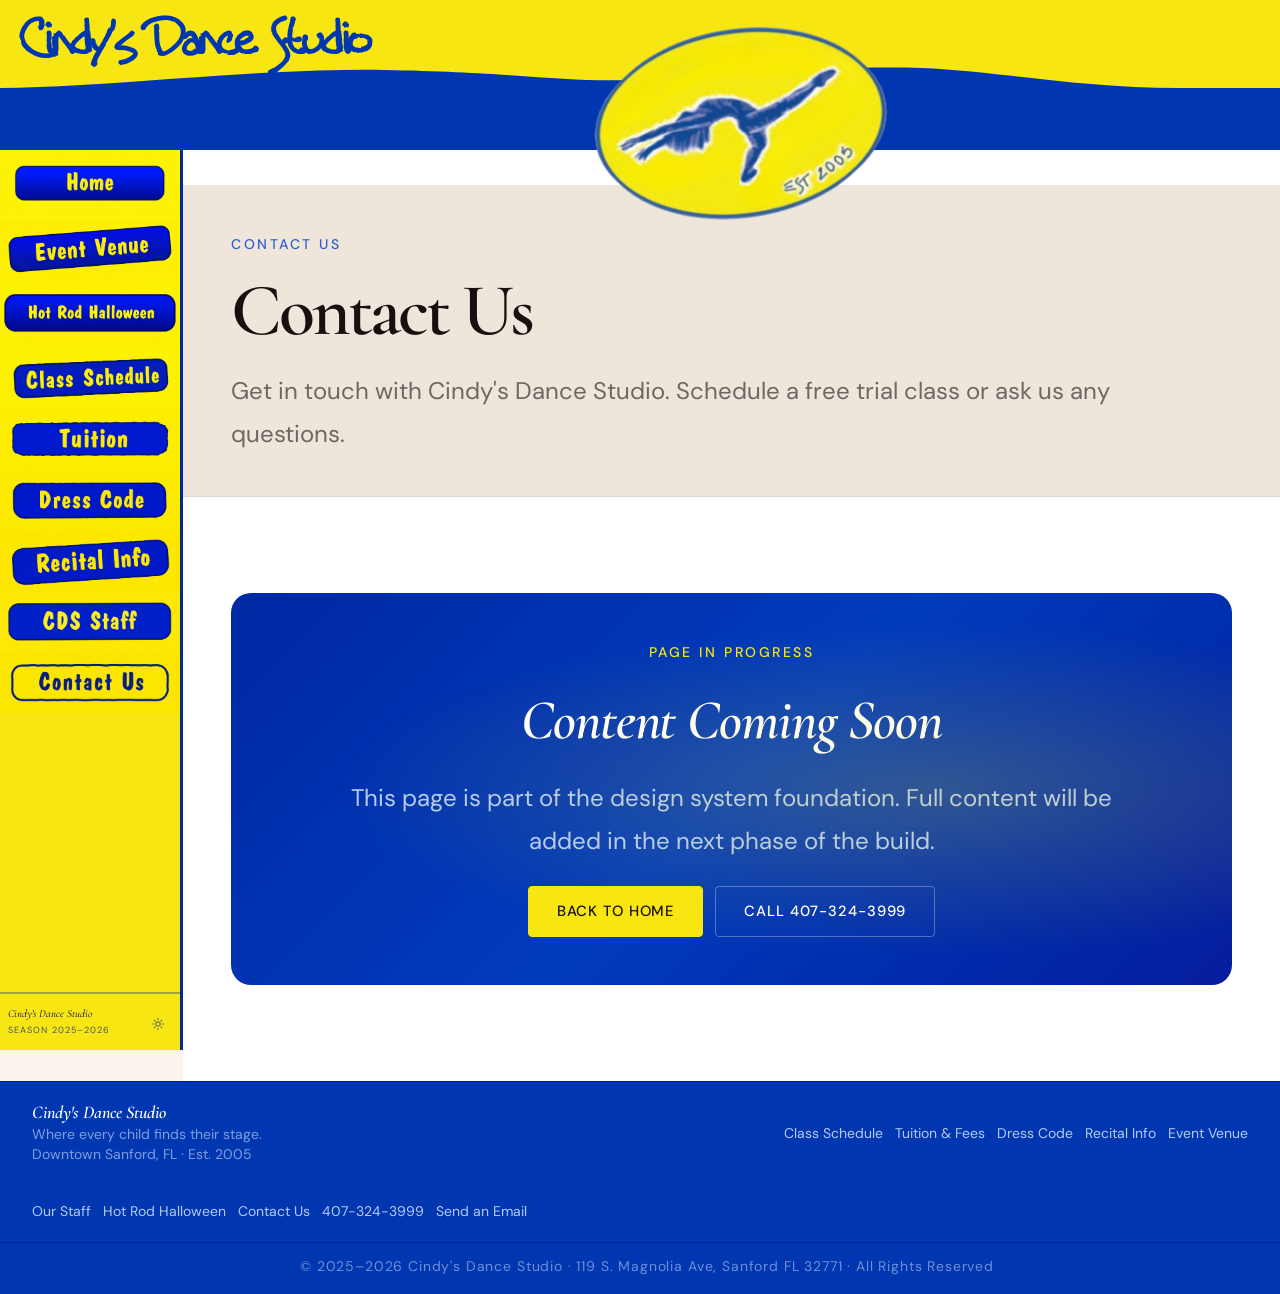
<file: pages/contact.html>
<!DOCTYPE html>
<html lang="en">
<head>
  <meta charset="UTF-8">
  <meta name="viewport" content="width=device-width, initial-scale=1.0">
  <meta name="description" content="Get in touch with Cindy's Dance Studio. Schedule a free trial class or ask us any questions.">
  <title>Contact Us — Cindy's Dance Studio | Downtown Sanford, FL</title>
  <link rel="preconnect" href="https://fonts.googleapis.com">
  <link rel="preconnect" href="https://fonts.gstatic.com" crossorigin>
  <link href="https://fonts.googleapis.com/css2?family=Cormorant+Garamond:ital,wght@0,400;0,500;0,600;0,700;1,400;1,500;1,600;1,700&family=DM+Sans:ital,opsz,wght@0,9..40,300;0,9..40,400;0,9..40,500;0,9..40,600;1,9..40,400&family=Dancing+Script:wght@700&display=swap" rel="stylesheet">
  <link rel="stylesheet" href="../css/tokens.css">
  <link rel="stylesheet" href="../css/reset.css">
  <link rel="stylesheet" href="../css/layout.css">
  <link rel="stylesheet" href="../css/components.css">
</head>
<body>
<div class="site-wrapper">
  <header class="site-header" role="banner">
    <svg class="header-wave" viewBox="0 0 1000 150" preserveAspectRatio="none" aria-hidden="true" focusable="false">
      <path class="header-wave-path" d="M0,88 C80,88 200,68 300,70 C400,72 440,82 490,80 C540,78 640,65 720,68 C780,71 840,88 920,88 L1000,88 L1000,150 L0,150 Z"/>
    </svg>
    <div class="header-logo">
      <span class="header-studio-name">Cindy's Dance Studio</span>
    </div>
    <img src="../assets/images/logo/CDS%20logo.png" alt="Cindy's Dance Studio — Est. 2003" class="header-logo-emblem">
  </header>
  <nav class="site-nav" aria-label="Main navigation">
    <div class="nav-inner">
      <ul class="nav-list" role="list">
        <li class="nav-item"><a href="../index.html" class="nav-btn-link"><img src="../assets/images/buttons/home.jpg" data-hover="../assets/images/buttons/home2.jpg" alt="Home" class="nav-btn-img"></a></li>
        <li class="nav-item"><a href="../pages/event-venue.html" class="nav-btn-link"><img src="../assets/images/buttons/news.jpg" data-hover="../assets/images/buttons/news2.jpg" alt="Event Venue" class="nav-btn-img"></a></li>
        <li class="nav-item"><a href="../pages/hot-rod-halloween.html" class="nav-btn-link"><img src="../assets/images/buttons/location.jpg" data-hover="../assets/images/buttons/location2.jpg" alt="Hot Rod Halloween" class="nav-btn-img"></a></li>
        <li class="nav-item"><a href="../pages/class-schedule.html" class="nav-btn-link"><img src="../assets/images/buttons/schedule.jpg" data-hover="../assets/images/buttons/schedule2.jpg" alt="Class Schedule" class="nav-btn-img"></a></li>
        <li class="nav-item"><a href="../pages/tuition.html" class="nav-btn-link"><img src="../assets/images/buttons/tuition.jpg" data-hover="../assets/images/buttons/tuition2.jpg" alt="Tuition" class="nav-btn-img"></a></li>
        <li class="nav-item"><a href="../pages/dress-code.html" class="nav-btn-link"><img src="../assets/images/buttons/dress.jpg" data-hover="../assets/images/buttons/dress2.jpg" alt="Dress Code" class="nav-btn-img"></a></li>
        <li class="nav-item"><a href="../pages/recital-info.html" class="nav-btn-link"><img src="../assets/images/buttons/recital.jpg" data-hover="../assets/images/buttons/recital2.jpg" alt="Recital Info" class="nav-btn-img"></a></li>
        <li class="nav-item"><a href="../pages/cds-staff.html" class="nav-btn-link"><img src="../assets/images/buttons/staff.jpg" data-hover="../assets/images/buttons/staff2.jpg" alt="CDS Staff" class="nav-btn-img"></a></li>
        <li class="nav-item"><a href="../pages/contact.html" class="nav-btn-link"><img src="../assets/images/buttons/contact.jpg" data-hover="../assets/images/buttons/contact2.jpg" alt="Contact Us" class="nav-btn-img"></a></li>
      </ul>
      <div class="nav-footer">
        <div>
          <p class="nav-footer-studio">Cindy's Dance Studio</p>
          <p class="nav-footer-season">Season 2025–2026</p>
        </div>
        <button class="nav-admin-btn" id="adminBtn" title="Studio Admin" aria-label="Studio admin access">
          <svg viewBox="0 0 16 16" fill="none" stroke="currentColor" stroke-width="1.4" stroke-linecap="round" stroke-linejoin="round" aria-hidden="true"><circle cx="8" cy="8" r="2.5"/><path d="M8 1.5v1.5M8 13v1.5M1.5 8H3M13 8h1.5M3.7 3.7l1.06 1.06M11.24 11.24l1.06 1.06M3.7 12.3l1.06-1.06M11.24 4.76l1.06-1.06"/></svg>
        </button>
      </div>
    </div>
  </nav>

  <main class="site-main" id="main-content">

    <section class="page-hero">
      <div class="container">
        <span class="page-hero-eyebrow">Contact Us</span>
        <h1 class="page-hero-title">Contact Us</h1>
        <p class="page-hero-lead">Get in touch with Cindy's Dance Studio. Schedule a free trial class or ask us any questions.</p>
      </div>
    </section>

    <section class="section">
      <div class="container">
        <div class="cta-banner">
          <span class="cta-banner-eyebrow">Page In Progress</span>
          <h2 class="cta-banner-title" style="max-width:100%;">Content Coming Soon</h2>
          <p class="cta-banner-body">This page is part of the design system foundation. Full content will be added in the next phase of the build.</p>
          <div class="cta-banner-actions">
            <a href="../index.html" class="btn btn--gold">Back to Home</a>
            <a href="tel:+14073243999" class="btn btn--light-outline">Call 407-324-3999</a>
          </div>
        </div>
      </div>
    </section>

  </main>

  <footer class="site-footer" role="contentinfo">
    <div class="footer-inner">
      <div class="footer-brand">
        <div class="footer-logo">Cindy's Dance Studio</div>
        <p class="footer-tagline">Where every child finds their stage.<br>Downtown Sanford, FL · Est. 2005</p>
      </div>
      <div>
        <p class="footer-heading">Quick Links</p>
        <ul class="footer-list">
          <li><a href="../pages/class-schedule.html">Class Schedule</a></li>
          <li><a href="../pages/tuition.html">Tuition &amp; Fees</a></li>
          <li><a href="../pages/dress-code.html">Dress Code</a></li>
          <li><a href="../pages/recital-info.html">Recital Info</a></li>
          <li><a href="../pages/event-venue.html">Event Venue</a></li>
        </ul>
      </div>
      <div>
        <p class="footer-heading">Studio</p>
        <ul class="footer-list">
          <li><a href="../pages/cds-staff.html">Our Staff</a></li>
          <li><a href="../pages/hot-rod-halloween.html">Hot Rod Halloween</a></li>
          <li><a href="../pages/contact.html">Contact Us</a></li>
          <li><a href="tel:+14073243999">407-324-3999</a></li>
          <li><a href="mailto:cindysdancestudio@cfl.rr.com">Send an Email</a></li>
        </ul>
      </div>
    </div>
    <div class="footer-bottom">
      <p class="footer-copyright">&copy; 2025–2026 Cindy's Dance Studio · 119 S. Magnolia Ave, Sanford FL 32771 · All Rights Reserved</p>
    </div>
  </footer>

</div>
<script src="../js/main.js"></script>
</body>
</html>
</file>
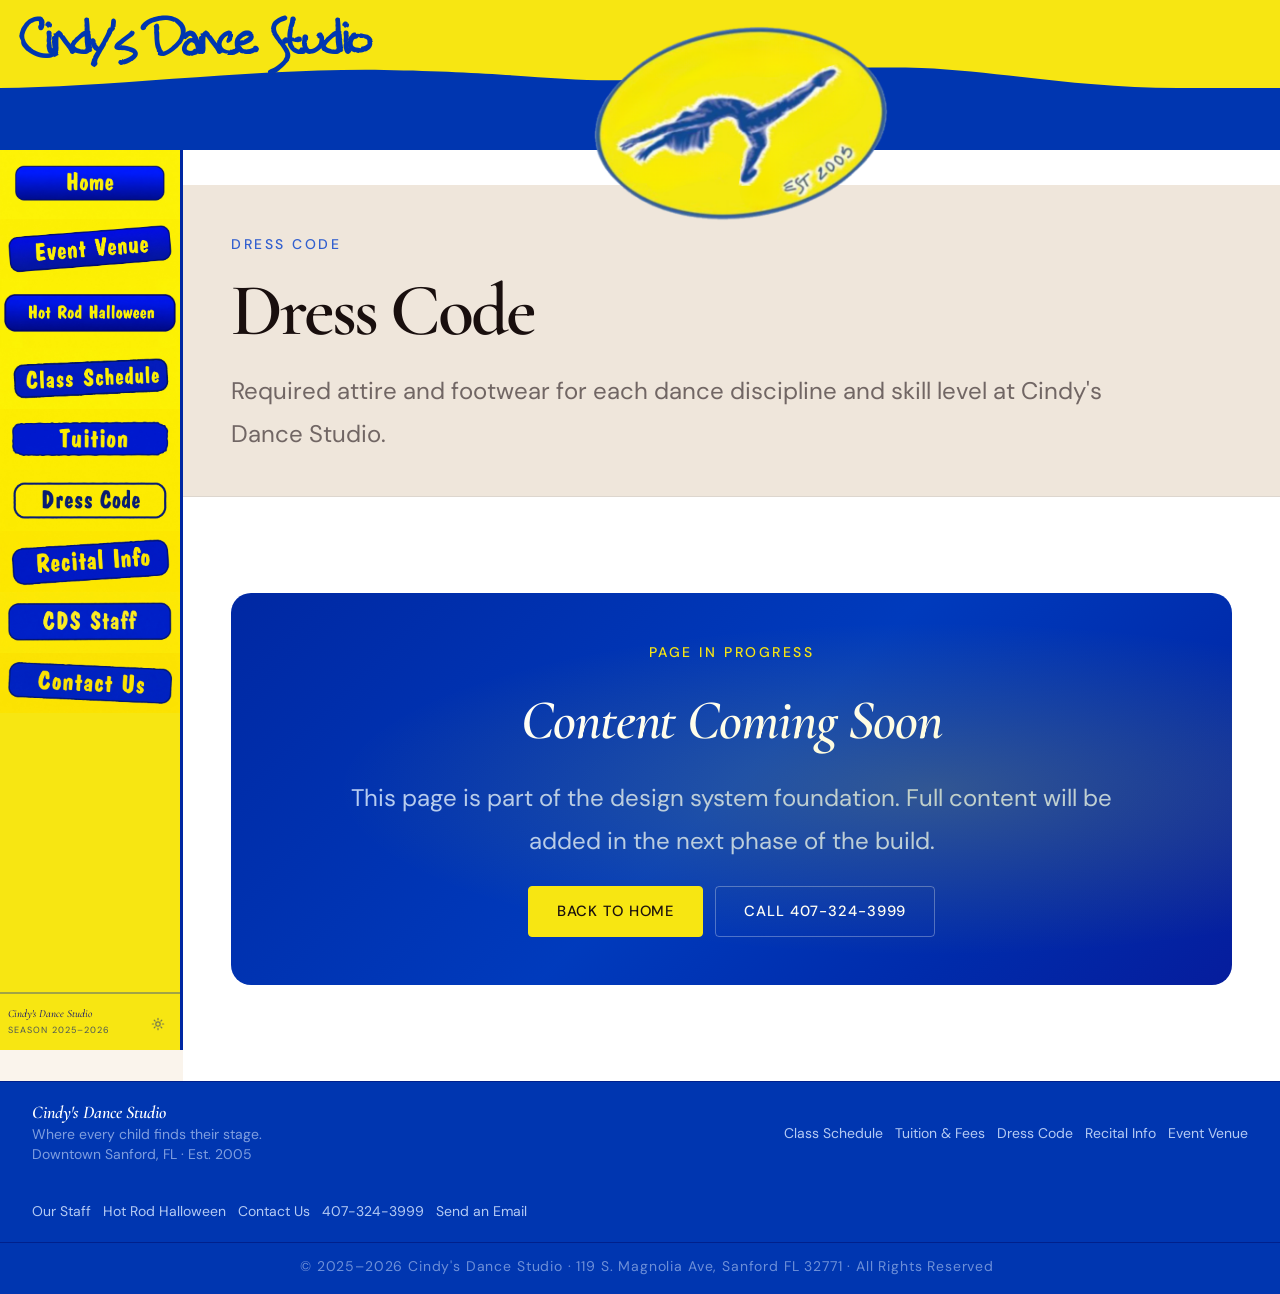
<file: pages/dress-code.html>
<!DOCTYPE html>
<html lang="en">
<head>
  <meta charset="UTF-8">
  <meta name="viewport" content="width=device-width, initial-scale=1.0">
  <meta name="description" content="Required attire and footwear for each dance discipline and skill level at Cindy's Dance Studio.">
  <title>Dress Code — Cindy's Dance Studio | Downtown Sanford, FL</title>
  <link rel="preconnect" href="https://fonts.googleapis.com">
  <link rel="preconnect" href="https://fonts.gstatic.com" crossorigin>
  <link href="https://fonts.googleapis.com/css2?family=Cormorant+Garamond:ital,wght@0,400;0,500;0,600;0,700;1,400;1,500;1,600;1,700&family=DM+Sans:ital,opsz,wght@0,9..40,300;0,9..40,400;0,9..40,500;0,9..40,600;1,9..40,400&family=Dancing+Script:wght@700&display=swap" rel="stylesheet">
  <link rel="stylesheet" href="../css/tokens.css">
  <link rel="stylesheet" href="../css/reset.css">
  <link rel="stylesheet" href="../css/layout.css">
  <link rel="stylesheet" href="../css/components.css">
</head>
<body>
<div class="site-wrapper">
  <header class="site-header" role="banner">
    <svg class="header-wave" viewBox="0 0 1000 150" preserveAspectRatio="none" aria-hidden="true" focusable="false">
      <path class="header-wave-path" d="M0,88 C80,88 200,68 300,70 C400,72 440,82 490,80 C540,78 640,65 720,68 C780,71 840,88 920,88 L1000,88 L1000,150 L0,150 Z"/>
    </svg>
    <div class="header-logo">
      <span class="header-studio-name">Cindy's Dance Studio</span>
    </div>
    <img src="../assets/images/logo/CDS%20logo.png" alt="Cindy's Dance Studio — Est. 2003" class="header-logo-emblem">
  </header>
  <nav class="site-nav" aria-label="Main navigation">
    <div class="nav-inner">
      <ul class="nav-list" role="list">
        <li class="nav-item"><a href="../index.html" class="nav-btn-link"><img src="../assets/images/buttons/home.jpg" data-hover="../assets/images/buttons/home2.jpg" alt="Home" class="nav-btn-img"></a></li>
        <li class="nav-item"><a href="../pages/event-venue.html" class="nav-btn-link"><img src="../assets/images/buttons/news.jpg" data-hover="../assets/images/buttons/news2.jpg" alt="Event Venue" class="nav-btn-img"></a></li>
        <li class="nav-item"><a href="../pages/hot-rod-halloween.html" class="nav-btn-link"><img src="../assets/images/buttons/location.jpg" data-hover="../assets/images/buttons/location2.jpg" alt="Hot Rod Halloween" class="nav-btn-img"></a></li>
        <li class="nav-item"><a href="../pages/class-schedule.html" class="nav-btn-link"><img src="../assets/images/buttons/schedule.jpg" data-hover="../assets/images/buttons/schedule2.jpg" alt="Class Schedule" class="nav-btn-img"></a></li>
        <li class="nav-item"><a href="../pages/tuition.html" class="nav-btn-link"><img src="../assets/images/buttons/tuition.jpg" data-hover="../assets/images/buttons/tuition2.jpg" alt="Tuition" class="nav-btn-img"></a></li>
        <li class="nav-item"><a href="../pages/dress-code.html" class="nav-btn-link"><img src="../assets/images/buttons/dress.jpg" data-hover="../assets/images/buttons/dress2.jpg" alt="Dress Code" class="nav-btn-img"></a></li>
        <li class="nav-item"><a href="../pages/recital-info.html" class="nav-btn-link"><img src="../assets/images/buttons/recital.jpg" data-hover="../assets/images/buttons/recital2.jpg" alt="Recital Info" class="nav-btn-img"></a></li>
        <li class="nav-item"><a href="../pages/cds-staff.html" class="nav-btn-link"><img src="../assets/images/buttons/staff.jpg" data-hover="../assets/images/buttons/staff2.jpg" alt="CDS Staff" class="nav-btn-img"></a></li>
        <li class="nav-item"><a href="../pages/contact.html" class="nav-btn-link"><img src="../assets/images/buttons/contact.jpg" data-hover="../assets/images/buttons/contact2.jpg" alt="Contact Us" class="nav-btn-img"></a></li>
      </ul>
      <div class="nav-footer">
        <div>
          <p class="nav-footer-studio">Cindy's Dance Studio</p>
          <p class="nav-footer-season">Season 2025–2026</p>
        </div>
        <button class="nav-admin-btn" id="adminBtn" title="Studio Admin" aria-label="Studio admin access">
          <svg viewBox="0 0 16 16" fill="none" stroke="currentColor" stroke-width="1.4" stroke-linecap="round" stroke-linejoin="round" aria-hidden="true"><circle cx="8" cy="8" r="2.5"/><path d="M8 1.5v1.5M8 13v1.5M1.5 8H3M13 8h1.5M3.7 3.7l1.06 1.06M11.24 11.24l1.06 1.06M3.7 12.3l1.06-1.06M11.24 4.76l1.06-1.06"/></svg>
        </button>
      </div>
    </div>
  </nav>

  <main class="site-main" id="main-content">

    <section class="page-hero">
      <div class="container">
        <span class="page-hero-eyebrow">Dress Code</span>
        <h1 class="page-hero-title">Dress Code</h1>
        <p class="page-hero-lead">Required attire and footwear for each dance discipline and skill level at Cindy's Dance Studio.</p>
      </div>
    </section>

    <section class="section">
      <div class="container">
        <div class="cta-banner">
          <span class="cta-banner-eyebrow">Page In Progress</span>
          <h2 class="cta-banner-title" style="max-width:100%;">Content Coming Soon</h2>
          <p class="cta-banner-body">This page is part of the design system foundation. Full content will be added in the next phase of the build.</p>
          <div class="cta-banner-actions">
            <a href="../index.html" class="btn btn--gold">Back to Home</a>
            <a href="tel:+14073243999" class="btn btn--light-outline">Call 407-324-3999</a>
          </div>
        </div>
      </div>
    </section>

  </main>

  <footer class="site-footer" role="contentinfo">
    <div class="footer-inner">
      <div class="footer-brand">
        <div class="footer-logo">Cindy's Dance Studio</div>
        <p class="footer-tagline">Where every child finds their stage.<br>Downtown Sanford, FL · Est. 2005</p>
      </div>
      <div>
        <p class="footer-heading">Quick Links</p>
        <ul class="footer-list">
          <li><a href="../pages/class-schedule.html">Class Schedule</a></li>
          <li><a href="../pages/tuition.html">Tuition &amp; Fees</a></li>
          <li><a href="../pages/dress-code.html">Dress Code</a></li>
          <li><a href="../pages/recital-info.html">Recital Info</a></li>
          <li><a href="../pages/event-venue.html">Event Venue</a></li>
        </ul>
      </div>
      <div>
        <p class="footer-heading">Studio</p>
        <ul class="footer-list">
          <li><a href="../pages/cds-staff.html">Our Staff</a></li>
          <li><a href="../pages/hot-rod-halloween.html">Hot Rod Halloween</a></li>
          <li><a href="../pages/contact.html">Contact Us</a></li>
          <li><a href="tel:+14073243999">407-324-3999</a></li>
          <li><a href="mailto:cindysdancestudio@cfl.rr.com">Send an Email</a></li>
        </ul>
      </div>
    </div>
    <div class="footer-bottom">
      <p class="footer-copyright">&copy; 2025–2026 Cindy's Dance Studio · 119 S. Magnolia Ave, Sanford FL 32771 · All Rights Reserved</p>
    </div>
  </footer>

</div>
<script src="../js/main.js"></script>
</body>
</html>
</file>
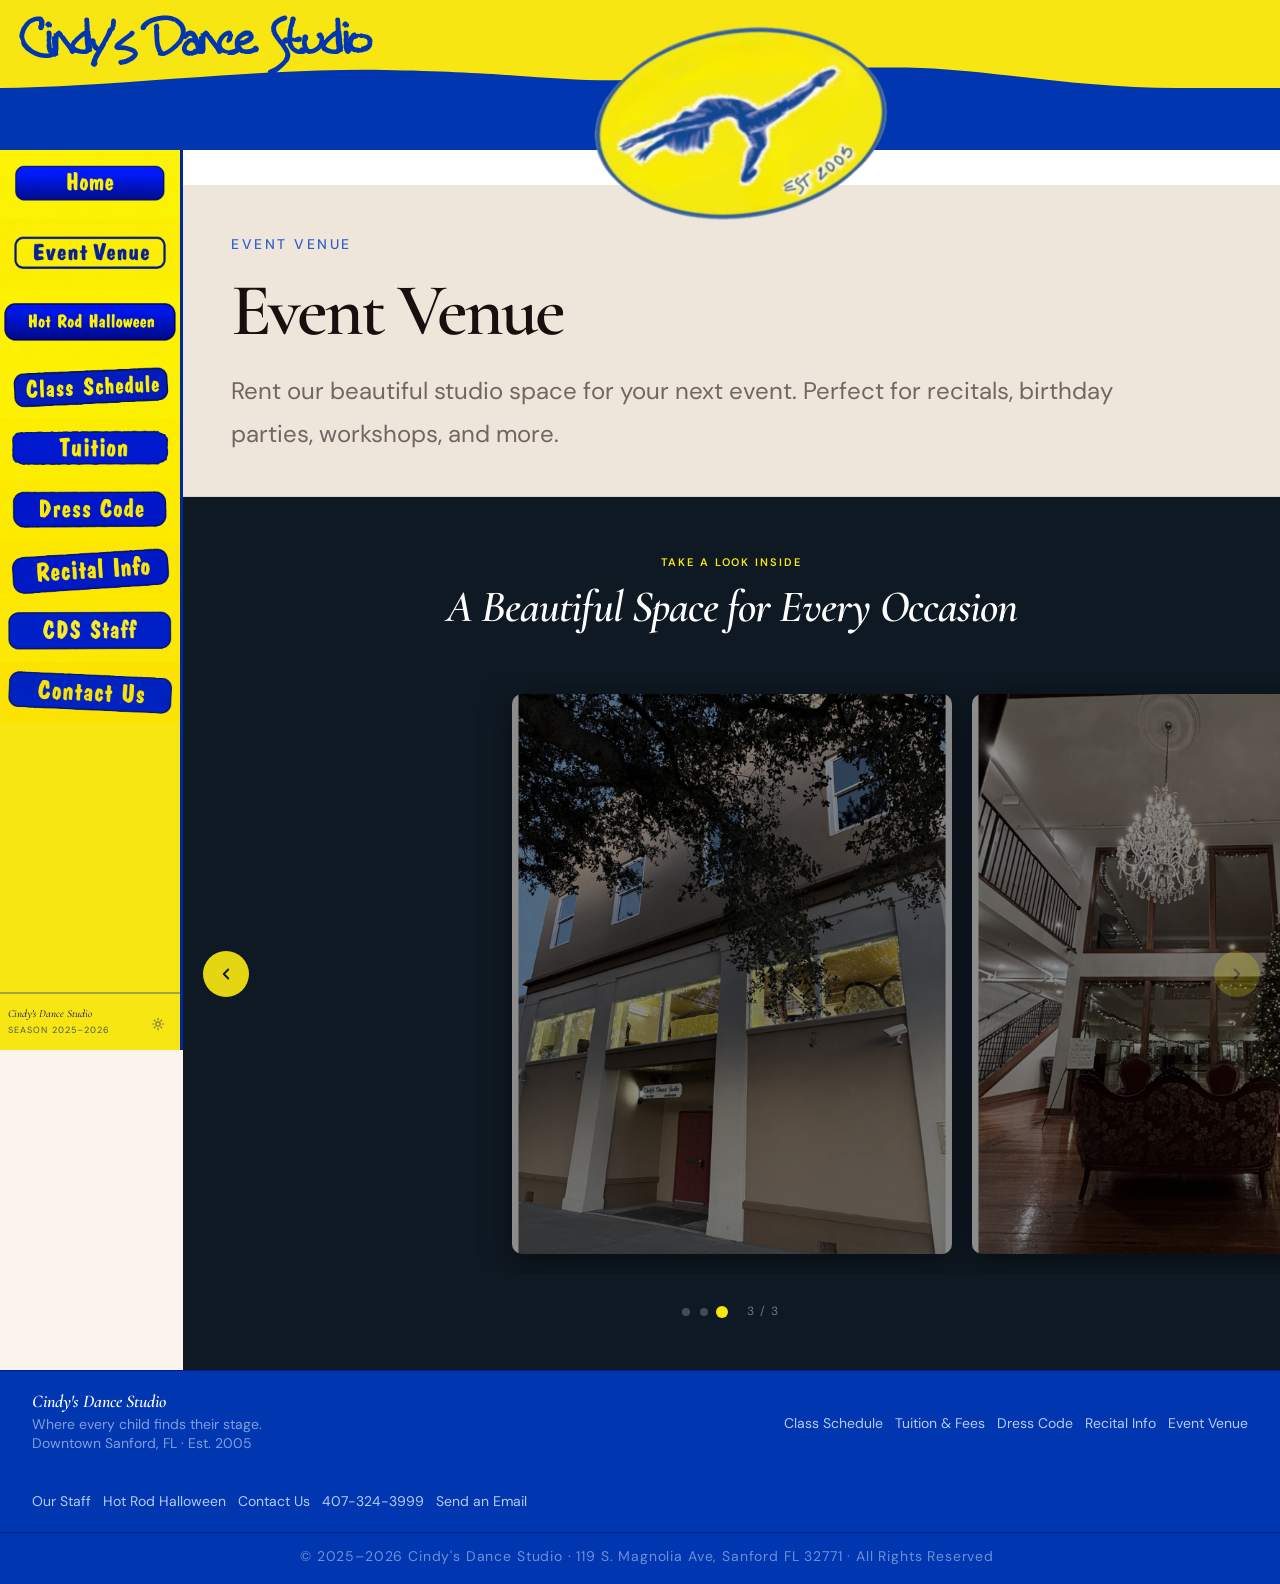
<file: pages/event-venue.html>
<!DOCTYPE html>
<html lang="en">
<head>
  <meta charset="UTF-8">
  <meta name="viewport" content="width=device-width, initial-scale=1.0">
  <meta name="description" content="Rent our beautiful studio space for your next event. Perfect for recitals, birthday parties, workshops, and more.">
  <title>Event Venue — Cindy's Dance Studio | Downtown Sanford, FL</title>
  <link rel="preconnect" href="https://fonts.googleapis.com">
  <link rel="preconnect" href="https://fonts.gstatic.com" crossorigin>
  <link href="https://fonts.googleapis.com/css2?family=Cormorant+Garamond:ital,wght@0,400;0,500;0,600;0,700;1,400;1,500;1,600;1,700&family=DM+Sans:ital,opsz,wght@0,9..40,300;0,9..40,400;0,9..40,500;0,9..40,600;1,9..40,400&family=Dancing+Script:wght@700&display=swap" rel="stylesheet">
  <link rel="stylesheet" href="../css/tokens.css">
  <link rel="stylesheet" href="../css/reset.css">
  <link rel="stylesheet" href="../css/layout.css">
  <link rel="stylesheet" href="../css/components.css">
  <style>
    /* ── Event Venue Photo Gallery ─────────────────────────── */

    .ev-gallery {
      background: #0f1923;
      padding: 56px 0 48px;
      user-select: none;
    }

    .ev-gallery-heading {
      text-align: center;
      margin-bottom: 40px;
      padding-inline: 24px;
    }

    .ev-gallery-eyebrow {
      display: block;
      font-family: 'DM Sans', sans-serif;
      font-size: 11px;
      font-weight: 600;
      letter-spacing: 0.18em;
      text-transform: uppercase;
      color: #F7E612;
      margin-bottom: 10px;
    }

    .ev-gallery-title {
      font-family: 'Cormorant Garamond', Georgia, serif;
      font-size: clamp(1.8rem, 3.5vw, 2.8rem);
      font-weight: 600;
      font-style: italic;
      color: #ffffff;
      line-height: 1.2;
      margin: 0;
    }

    /* Track wrapper — positions arrows over the track */
    .ev-track-wrap {
      position: relative;
    }

    /* Scroll container */
    .ev-track {
      display: flex;
      gap: 20px;
      overflow-x: scroll;
      scroll-snap-type: x mandatory;
      scroll-behavior: smooth;
      -webkit-overflow-scrolling: touch;
      scrollbar-width: none;
      /* First/last slide peek centred via inline padding */
      padding-block: 20px;
    }

    .ev-track::-webkit-scrollbar { display: none; }

    /* Each photo card */
    .ev-slide {
      flex: 0 0 var(--ev-w, 440px);
      height: 560px;
      scroll-snap-align: center;
      border-radius: 10px;
      overflow: hidden;
      transition:
        transform 0.45s ease,
        filter 0.45s ease,
        box-shadow 0.45s ease;
      filter: brightness(0.55) saturate(0.65);
      box-shadow: 0 8px 30px rgba(0,0,0,0.5);
      cursor: pointer;
    }

    .ev-slide.is-active {
      filter: brightness(1) saturate(1);
      transform: scale(1.04);
      box-shadow: 0 20px 56px rgba(0,0,0,0.65);
    }

    .ev-slide img {
      width: 100%;
      height: 100%;
      object-fit: cover;
      display: block;
      pointer-events: none;
    }

    /* Arrow buttons */
    .ev-arrow {
      position: absolute;
      top: 50%;
      transform: translateY(-50%);
      width: 46px;
      height: 46px;
      border-radius: 50%;
      background: rgba(247, 230, 18, 0.92);
      color: #0f1923;
      border: none;
      cursor: pointer;
      display: flex;
      align-items: center;
      justify-content: center;
      z-index: 10;
      transition: background 0.2s ease, transform 0.2s ease;
    }

    .ev-arrow:hover {
      background: #F7E612;
      transform: translateY(-50%) scale(1.1);
    }

    .ev-arrow:disabled {
      opacity: 0.25;
      cursor: default;
    }

    .ev-arrow:disabled:hover {
      transform: translateY(-50%) scale(1);
    }

    .ev-arrow--prev { left: 20px; }
    .ev-arrow--next { right: 20px; }

    .ev-arrow svg {
      width: 18px;
      height: 18px;
      flex-shrink: 0;
    }

    /* Dots + counter row */
    .ev-controls {
      display: flex;
      align-items: center;
      justify-content: center;
      gap: 20px;
      padding-top: 28px;
    }

    .ev-dots {
      display: flex;
      gap: 10px;
      align-items: center;
    }

    .ev-dot {
      width: 8px;
      height: 8px;
      border-radius: 50%;
      background: rgba(255,255,255,0.22);
      border: none;
      cursor: pointer;
      padding: 0;
      transition: background 0.3s ease, transform 0.3s ease;
    }

    .ev-dot.is-active {
      background: #F7E612;
      transform: scale(1.5);
    }

    .ev-counter {
      font-family: 'DM Sans', sans-serif;
      font-size: 12px;
      letter-spacing: 0.12em;
      color: rgba(255,255,255,0.4);
      min-width: 36px;
      text-align: center;
    }

    @media (max-width: 640px) {
      .ev-slide {
        --ev-w: 82vw;
        height: 420px;
      }
    }
  </style>
</head>
<body>
<div class="site-wrapper">
  <header class="site-header" role="banner">
    <svg class="header-wave" viewBox="0 0 1000 150" preserveAspectRatio="none" aria-hidden="true" focusable="false">
      <path class="header-wave-path" d="M0,88 C80,88 200,68 300,70 C400,72 440,82 490,80 C540,78 640,65 720,68 C780,71 840,88 920,88 L1000,88 L1000,150 L0,150 Z"/>
    </svg>
    <div class="header-logo">
      <span class="header-studio-name">Cindy's Dance Studio</span>
    </div>
    <img src="../assets/images/logo/CDS%20logo.png" alt="Cindy's Dance Studio — Est. 2003" class="header-logo-emblem">
  </header>
  <nav class="site-nav" aria-label="Main navigation">
    <div class="nav-inner">
      <ul class="nav-list" role="list">
        <li class="nav-item"><a href="../index.html" class="nav-btn-link"><img src="../assets/images/buttons/home.jpg" data-hover="../assets/images/buttons/home2.jpg" alt="Home" class="nav-btn-img"></a></li>
        <li class="nav-item"><a href="../pages/event-venue.html" class="nav-btn-link"><img src="../assets/images/buttons/news.jpg" data-hover="../assets/images/buttons/news2.jpg" alt="Event Venue" class="nav-btn-img"></a></li>
        <li class="nav-item"><a href="../pages/hot-rod-halloween.html" class="nav-btn-link"><img src="../assets/images/buttons/location.jpg" data-hover="../assets/images/buttons/location2.jpg" alt="Hot Rod Halloween" class="nav-btn-img"></a></li>
        <li class="nav-item"><a href="../pages/class-schedule.html" class="nav-btn-link"><img src="../assets/images/buttons/schedule.jpg" data-hover="../assets/images/buttons/schedule2.jpg" alt="Class Schedule" class="nav-btn-img"></a></li>
        <li class="nav-item"><a href="../pages/tuition.html" class="nav-btn-link"><img src="../assets/images/buttons/tuition.jpg" data-hover="../assets/images/buttons/tuition2.jpg" alt="Tuition" class="nav-btn-img"></a></li>
        <li class="nav-item"><a href="../pages/dress-code.html" class="nav-btn-link"><img src="../assets/images/buttons/dress.jpg" data-hover="../assets/images/buttons/dress2.jpg" alt="Dress Code" class="nav-btn-img"></a></li>
        <li class="nav-item"><a href="../pages/recital-info.html" class="nav-btn-link"><img src="../assets/images/buttons/recital.jpg" data-hover="../assets/images/buttons/recital2.jpg" alt="Recital Info" class="nav-btn-img"></a></li>
        <li class="nav-item"><a href="../pages/cds-staff.html" class="nav-btn-link"><img src="../assets/images/buttons/staff.jpg" data-hover="../assets/images/buttons/staff2.jpg" alt="CDS Staff" class="nav-btn-img"></a></li>
        <li class="nav-item"><a href="../pages/contact.html" class="nav-btn-link"><img src="../assets/images/buttons/contact.jpg" data-hover="../assets/images/buttons/contact2.jpg" alt="Contact Us" class="nav-btn-img"></a></li>
      </ul>
      <div class="nav-footer">
        <div>
          <p class="nav-footer-studio">Cindy's Dance Studio</p>
          <p class="nav-footer-season">Season 2025–2026</p>
        </div>
        <button class="nav-admin-btn" id="adminBtn" title="Studio Admin" aria-label="Studio admin access">
          <svg viewBox="0 0 16 16" fill="none" stroke="currentColor" stroke-width="1.4" stroke-linecap="round" stroke-linejoin="round" aria-hidden="true"><circle cx="8" cy="8" r="2.5"/><path d="M8 1.5v1.5M8 13v1.5M1.5 8H3M13 8h1.5M3.7 3.7l1.06 1.06M11.24 11.24l1.06 1.06M3.7 12.3l1.06-1.06M11.24 4.76l1.06-1.06"/></svg>
        </button>
      </div>
    </div>
  </nav>

  <main class="site-main" id="main-content">

    <section class="page-hero">
      <div class="container">
        <span class="page-hero-eyebrow">Event Venue</span>
        <h1 class="page-hero-title">Event Venue</h1>
        <p class="page-hero-lead">Rent our beautiful studio space for your next event. Perfect for recitals, birthday parties, workshops, and more.</p>
      </div>
    </section>

    <section class="ev-gallery" aria-label="Studio photo gallery">

      <div class="ev-gallery-heading">
        <span class="ev-gallery-eyebrow">Take a Look Inside</span>
        <h2 class="ev-gallery-title">A Beautiful Space for Every Occasion</h2>
      </div>

      <div class="ev-track-wrap">
        <div class="ev-track" id="evTrack">
          <div class="ev-slide" data-index="0">
            <img src="../assets/images/event_venue/EV1.jpg" alt="Cindy's Dance Studio exterior at dusk">
          </div>
          <div class="ev-slide" data-index="1">
            <img src="../assets/images/event_venue/EV3.jpg" alt="Grand studio interior with crystal chandelier">
          </div>
          <div class="ev-slide" data-index="2">
            <img src="../assets/images/event_venue/EV4.JPG" alt="Cindy's Dance Studio sign with warm evening lighting">
          </div>
        </div>

        <button class="ev-arrow ev-arrow--prev" id="evPrev" aria-label="Previous photo">
          <svg viewBox="0 0 24 24" fill="none" stroke="currentColor" stroke-width="2.5" stroke-linecap="round" stroke-linejoin="round" aria-hidden="true">
            <path d="M15 18l-6-6 6-6"/>
          </svg>
        </button>
        <button class="ev-arrow ev-arrow--next" id="evNext" aria-label="Next photo">
          <svg viewBox="0 0 24 24" fill="none" stroke="currentColor" stroke-width="2.5" stroke-linecap="round" stroke-linejoin="round" aria-hidden="true">
            <path d="M9 18l6-6-6-6"/>
          </svg>
        </button>
      </div>

      <div class="ev-controls">
        <div class="ev-dots" id="evDots" role="list">
          <button class="ev-dot" data-index="0" aria-label="Photo 1" role="listitem"></button>
          <button class="ev-dot" data-index="1" aria-label="Photo 2" role="listitem"></button>
          <button class="ev-dot" data-index="2" aria-label="Photo 3" role="listitem"></button>
        </div>
        <span class="ev-counter" aria-live="polite" aria-atomic="true">
          <span id="evCurrent">1</span>&nbsp;/&nbsp;<span id="evTotal">3</span>
        </span>
      </div>

    </section>

  </main>

  <footer class="site-footer" role="contentinfo">
    <div class="footer-inner">
      <div class="footer-brand">
        <div class="footer-logo">Cindy's Dance Studio</div>
        <p class="footer-tagline">Where every child finds their stage.<br>Downtown Sanford, FL · Est. 2005</p>
      </div>
      <div>
        <p class="footer-heading">Quick Links</p>
        <ul class="footer-list">
          <li><a href="../pages/class-schedule.html">Class Schedule</a></li>
          <li><a href="../pages/tuition.html">Tuition &amp; Fees</a></li>
          <li><a href="../pages/dress-code.html">Dress Code</a></li>
          <li><a href="../pages/recital-info.html">Recital Info</a></li>
          <li><a href="../pages/event-venue.html">Event Venue</a></li>
        </ul>
      </div>
      <div>
        <p class="footer-heading">Studio</p>
        <ul class="footer-list">
          <li><a href="../pages/cds-staff.html">Our Staff</a></li>
          <li><a href="../pages/hot-rod-halloween.html">Hot Rod Halloween</a></li>
          <li><a href="../pages/contact.html">Contact Us</a></li>
          <li><a href="tel:+14073243999">407-324-3999</a></li>
          <li><a href="mailto:cindysdancestudio@cfl.rr.com">Send an Email</a></li>
        </ul>
      </div>
    </div>
    <div class="footer-bottom">
      <p class="footer-copyright">&copy; 2025–2026 Cindy's Dance Studio · 119 S. Magnolia Ave, Sanford FL 32771 · All Rights Reserved</p>
    </div>
  </footer>

</div>
<script src="../js/main.js"></script>
<script>
(function () {
  const track    = document.getElementById('evTrack');
  const slides   = track ? Array.from(track.querySelectorAll('.ev-slide')) : [];
  const dots     = Array.from(document.querySelectorAll('.ev-dot'));
  const prevBtn  = document.getElementById('evPrev');
  const nextBtn  = document.getElementById('evNext');
  const currentEl = document.getElementById('evCurrent');

  if (!slides.length) return;

  const SLIDE_W = 440 + 20; // width + gap — matches CSS default
  let current = 0;

  /* Set inline padding so first/last slide centres in the track */
  function setPadding() {
    const half = (track.offsetWidth - slides[0].offsetWidth) / 2;
    track.style.paddingInline = Math.max(0, half) + 'px';
  }

  function goTo(index) {
    current = Math.max(0, Math.min(index, slides.length - 1));
    slides[current].scrollIntoView({ behavior: 'smooth', block: 'nearest', inline: 'center' });
    updateUI();
  }

  function updateUI() {
    slides.forEach((s, i) => s.classList.toggle('is-active', i === current));
    dots.forEach((d, i) => d.classList.toggle('is-active', i === current));
    if (currentEl) currentEl.textContent = current + 1;
    if (prevBtn) prevBtn.disabled = current === 0;
    if (nextBtn) nextBtn.disabled = current === slides.length - 1;
  }

  prevBtn && prevBtn.addEventListener('click', () => goTo(current - 1));
  nextBtn && nextBtn.addEventListener('click', () => goTo(current + 1));
  dots.forEach(d => d.addEventListener('click', () => goTo(+d.dataset.index)));

  /* IntersectionObserver keeps active state in sync with manual swipes */
  const observer = new IntersectionObserver(entries => {
    entries.forEach(entry => {
      if (entry.intersectionRatio >= 0.55) {
        current = slides.indexOf(entry.target);
        updateUI();
      }
    });
  }, { root: track, threshold: 0.55 });

  slides.forEach(s => observer.observe(s));

  /* Keyboard navigation */
  track.addEventListener('keydown', e => {
    if (e.key === 'ArrowLeft')  goTo(current - 1);
    if (e.key === 'ArrowRight') goTo(current + 1);
  });

  /* Init */
  setPadding();
  window.addEventListener('resize', setPadding);
  goTo(0);
})();
</script>
</body>
</html>
</file>
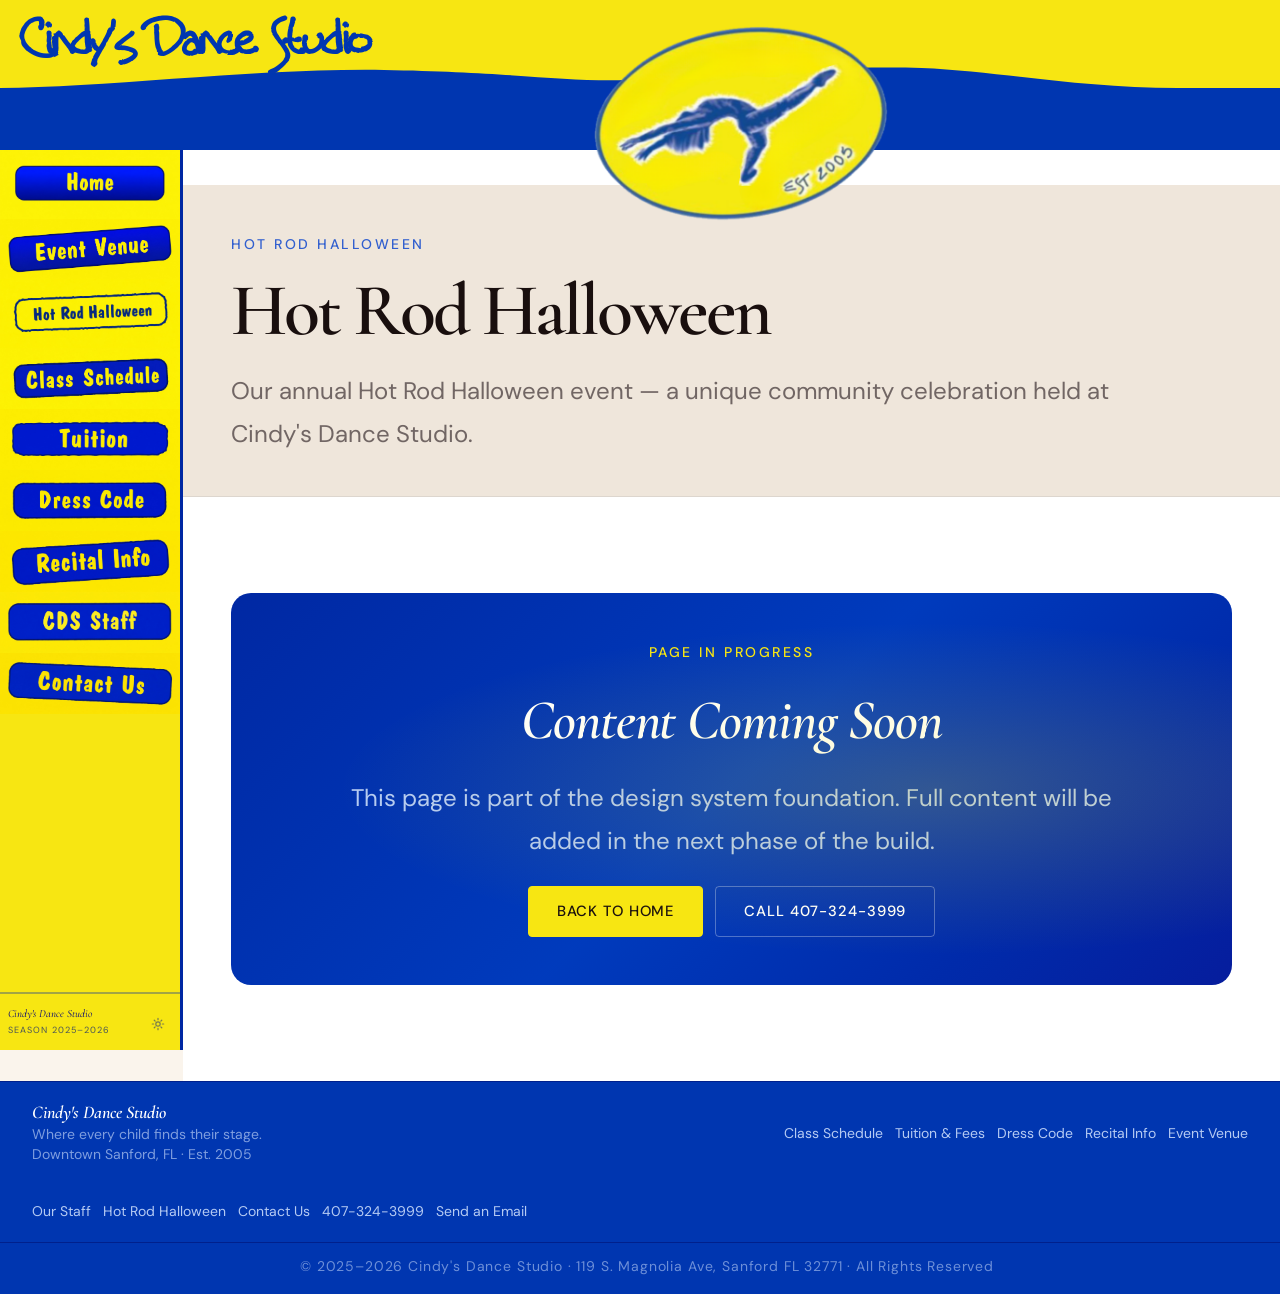
<file: pages/hot-rod-halloween.html>
<!DOCTYPE html>
<html lang="en">
<head>
  <meta charset="UTF-8">
  <meta name="viewport" content="width=device-width, initial-scale=1.0">
  <meta name="description" content="Our annual Hot Rod Halloween event — a unique community celebration held at Cindy's Dance Studio.">
  <title>Hot Rod Halloween — Cindy's Dance Studio | Downtown Sanford, FL</title>
  <link rel="preconnect" href="https://fonts.googleapis.com">
  <link rel="preconnect" href="https://fonts.gstatic.com" crossorigin>
  <link href="https://fonts.googleapis.com/css2?family=Cormorant+Garamond:ital,wght@0,400;0,500;0,600;0,700;1,400;1,500;1,600;1,700&family=DM+Sans:ital,opsz,wght@0,9..40,300;0,9..40,400;0,9..40,500;0,9..40,600;1,9..40,400&family=Dancing+Script:wght@700&display=swap" rel="stylesheet">
  <link rel="stylesheet" href="../css/tokens.css">
  <link rel="stylesheet" href="../css/reset.css">
  <link rel="stylesheet" href="../css/layout.css">
  <link rel="stylesheet" href="../css/components.css">
</head>
<body>
<div class="site-wrapper">
  <header class="site-header" role="banner">
    <svg class="header-wave" viewBox="0 0 1000 150" preserveAspectRatio="none" aria-hidden="true" focusable="false">
      <path class="header-wave-path" d="M0,88 C80,88 200,68 300,70 C400,72 440,82 490,80 C540,78 640,65 720,68 C780,71 840,88 920,88 L1000,88 L1000,150 L0,150 Z"/>
    </svg>
    <div class="header-logo">
      <span class="header-studio-name">Cindy's Dance Studio</span>
    </div>
    <img src="../assets/images/logo/CDS%20logo.png" alt="Cindy's Dance Studio — Est. 2003" class="header-logo-emblem">
  </header>
  <nav class="site-nav" aria-label="Main navigation">
    <div class="nav-inner">
      <ul class="nav-list" role="list">
        <li class="nav-item"><a href="../index.html" class="nav-btn-link"><img src="../assets/images/buttons/home.jpg" data-hover="../assets/images/buttons/home2.jpg" alt="Home" class="nav-btn-img"></a></li>
        <li class="nav-item"><a href="../pages/event-venue.html" class="nav-btn-link"><img src="../assets/images/buttons/news.jpg" data-hover="../assets/images/buttons/news2.jpg" alt="Event Venue" class="nav-btn-img"></a></li>
        <li class="nav-item"><a href="../pages/hot-rod-halloween.html" class="nav-btn-link"><img src="../assets/images/buttons/location.jpg" data-hover="../assets/images/buttons/location2.jpg" alt="Hot Rod Halloween" class="nav-btn-img"></a></li>
        <li class="nav-item"><a href="../pages/class-schedule.html" class="nav-btn-link"><img src="../assets/images/buttons/schedule.jpg" data-hover="../assets/images/buttons/schedule2.jpg" alt="Class Schedule" class="nav-btn-img"></a></li>
        <li class="nav-item"><a href="../pages/tuition.html" class="nav-btn-link"><img src="../assets/images/buttons/tuition.jpg" data-hover="../assets/images/buttons/tuition2.jpg" alt="Tuition" class="nav-btn-img"></a></li>
        <li class="nav-item"><a href="../pages/dress-code.html" class="nav-btn-link"><img src="../assets/images/buttons/dress.jpg" data-hover="../assets/images/buttons/dress2.jpg" alt="Dress Code" class="nav-btn-img"></a></li>
        <li class="nav-item"><a href="../pages/recital-info.html" class="nav-btn-link"><img src="../assets/images/buttons/recital.jpg" data-hover="../assets/images/buttons/recital2.jpg" alt="Recital Info" class="nav-btn-img"></a></li>
        <li class="nav-item"><a href="../pages/cds-staff.html" class="nav-btn-link"><img src="../assets/images/buttons/staff.jpg" data-hover="../assets/images/buttons/staff2.jpg" alt="CDS Staff" class="nav-btn-img"></a></li>
        <li class="nav-item"><a href="../pages/contact.html" class="nav-btn-link"><img src="../assets/images/buttons/contact.jpg" data-hover="../assets/images/buttons/contact2.jpg" alt="Contact Us" class="nav-btn-img"></a></li>
      </ul>
      <div class="nav-footer">
        <div>
          <p class="nav-footer-studio">Cindy's Dance Studio</p>
          <p class="nav-footer-season">Season 2025–2026</p>
        </div>
        <button class="nav-admin-btn" id="adminBtn" title="Studio Admin" aria-label="Studio admin access">
          <svg viewBox="0 0 16 16" fill="none" stroke="currentColor" stroke-width="1.4" stroke-linecap="round" stroke-linejoin="round" aria-hidden="true"><circle cx="8" cy="8" r="2.5"/><path d="M8 1.5v1.5M8 13v1.5M1.5 8H3M13 8h1.5M3.7 3.7l1.06 1.06M11.24 11.24l1.06 1.06M3.7 12.3l1.06-1.06M11.24 4.76l1.06-1.06"/></svg>
        </button>
      </div>
    </div>
  </nav>

  <main class="site-main" id="main-content">

    <section class="page-hero">
      <div class="container">
        <span class="page-hero-eyebrow">Hot Rod Halloween</span>
        <h1 class="page-hero-title">Hot Rod Halloween</h1>
        <p class="page-hero-lead">Our annual Hot Rod Halloween event — a unique community celebration held at Cindy's Dance Studio.</p>
      </div>
    </section>

    <section class="section">
      <div class="container">
        <div class="cta-banner">
          <span class="cta-banner-eyebrow">Page In Progress</span>
          <h2 class="cta-banner-title" style="max-width:100%;">Content Coming Soon</h2>
          <p class="cta-banner-body">This page is part of the design system foundation. Full content will be added in the next phase of the build.</p>
          <div class="cta-banner-actions">
            <a href="../index.html" class="btn btn--gold">Back to Home</a>
            <a href="tel:+14073243999" class="btn btn--light-outline">Call 407-324-3999</a>
          </div>
        </div>
      </div>
    </section>

  </main>

  <footer class="site-footer" role="contentinfo">
    <div class="footer-inner">
      <div class="footer-brand">
        <div class="footer-logo">Cindy's Dance Studio</div>
        <p class="footer-tagline">Where every child finds their stage.<br>Downtown Sanford, FL · Est. 2005</p>
      </div>
      <div>
        <p class="footer-heading">Quick Links</p>
        <ul class="footer-list">
          <li><a href="../pages/class-schedule.html">Class Schedule</a></li>
          <li><a href="../pages/tuition.html">Tuition &amp; Fees</a></li>
          <li><a href="../pages/dress-code.html">Dress Code</a></li>
          <li><a href="../pages/recital-info.html">Recital Info</a></li>
          <li><a href="../pages/event-venue.html">Event Venue</a></li>
        </ul>
      </div>
      <div>
        <p class="footer-heading">Studio</p>
        <ul class="footer-list">
          <li><a href="../pages/cds-staff.html">Our Staff</a></li>
          <li><a href="../pages/hot-rod-halloween.html">Hot Rod Halloween</a></li>
          <li><a href="../pages/contact.html">Contact Us</a></li>
          <li><a href="tel:+14073243999">407-324-3999</a></li>
          <li><a href="mailto:cindysdancestudio@cfl.rr.com">Send an Email</a></li>
        </ul>
      </div>
    </div>
    <div class="footer-bottom">
      <p class="footer-copyright">&copy; 2025–2026 Cindy's Dance Studio · 119 S. Magnolia Ave, Sanford FL 32771 · All Rights Reserved</p>
    </div>
  </footer>

</div>
<script src="../js/main.js"></script>
</body>
</html>
</file>
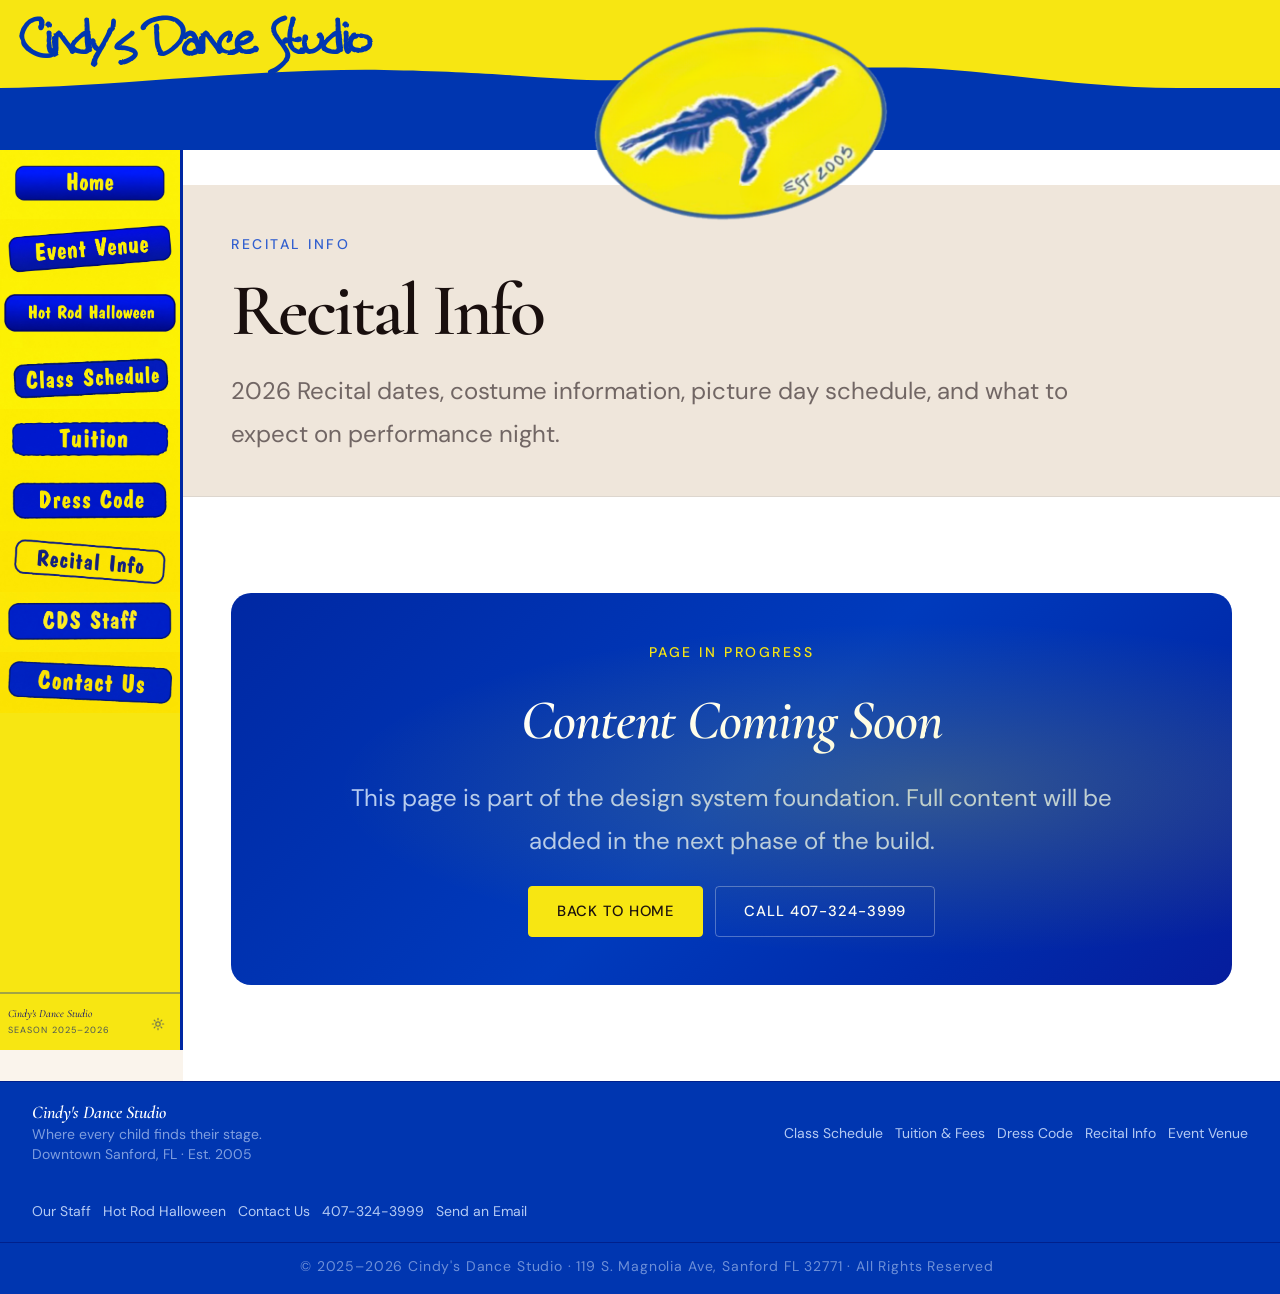
<file: pages/recital-info.html>
<!DOCTYPE html>
<html lang="en">
<head>
  <meta charset="UTF-8">
  <meta name="viewport" content="width=device-width, initial-scale=1.0">
  <meta name="description" content="2026 Recital dates, costume information, picture day schedule, and what to expect on performance night.">
  <title>Recital Info — Cindy's Dance Studio | Downtown Sanford, FL</title>
  <link rel="preconnect" href="https://fonts.googleapis.com">
  <link rel="preconnect" href="https://fonts.gstatic.com" crossorigin>
  <link href="https://fonts.googleapis.com/css2?family=Cormorant+Garamond:ital,wght@0,400;0,500;0,600;0,700;1,400;1,500;1,600;1,700&family=DM+Sans:ital,opsz,wght@0,9..40,300;0,9..40,400;0,9..40,500;0,9..40,600;1,9..40,400&family=Dancing+Script:wght@700&display=swap" rel="stylesheet">
  <link rel="stylesheet" href="../css/tokens.css">
  <link rel="stylesheet" href="../css/reset.css">
  <link rel="stylesheet" href="../css/layout.css">
  <link rel="stylesheet" href="../css/components.css">
</head>
<body>
<div class="site-wrapper">
  <header class="site-header" role="banner">
    <svg class="header-wave" viewBox="0 0 1000 150" preserveAspectRatio="none" aria-hidden="true" focusable="false">
      <path class="header-wave-path" d="M0,88 C80,88 200,68 300,70 C400,72 440,82 490,80 C540,78 640,65 720,68 C780,71 840,88 920,88 L1000,88 L1000,150 L0,150 Z"/>
    </svg>
    <div class="header-logo">
      <span class="header-studio-name">Cindy's Dance Studio</span>
    </div>
    <img src="../assets/images/logo/CDS%20logo.png" alt="Cindy's Dance Studio — Est. 2003" class="header-logo-emblem">
  </header>
  <nav class="site-nav" aria-label="Main navigation">
    <div class="nav-inner">
      <ul class="nav-list" role="list">
        <li class="nav-item"><a href="../index.html" class="nav-btn-link"><img src="../assets/images/buttons/home.jpg" data-hover="../assets/images/buttons/home2.jpg" alt="Home" class="nav-btn-img"></a></li>
        <li class="nav-item"><a href="../pages/event-venue.html" class="nav-btn-link"><img src="../assets/images/buttons/news.jpg" data-hover="../assets/images/buttons/news2.jpg" alt="Event Venue" class="nav-btn-img"></a></li>
        <li class="nav-item"><a href="../pages/hot-rod-halloween.html" class="nav-btn-link"><img src="../assets/images/buttons/location.jpg" data-hover="../assets/images/buttons/location2.jpg" alt="Hot Rod Halloween" class="nav-btn-img"></a></li>
        <li class="nav-item"><a href="../pages/class-schedule.html" class="nav-btn-link"><img src="../assets/images/buttons/schedule.jpg" data-hover="../assets/images/buttons/schedule2.jpg" alt="Class Schedule" class="nav-btn-img"></a></li>
        <li class="nav-item"><a href="../pages/tuition.html" class="nav-btn-link"><img src="../assets/images/buttons/tuition.jpg" data-hover="../assets/images/buttons/tuition2.jpg" alt="Tuition" class="nav-btn-img"></a></li>
        <li class="nav-item"><a href="../pages/dress-code.html" class="nav-btn-link"><img src="../assets/images/buttons/dress.jpg" data-hover="../assets/images/buttons/dress2.jpg" alt="Dress Code" class="nav-btn-img"></a></li>
        <li class="nav-item"><a href="../pages/recital-info.html" class="nav-btn-link"><img src="../assets/images/buttons/recital.jpg" data-hover="../assets/images/buttons/recital2.jpg" alt="Recital Info" class="nav-btn-img"></a></li>
        <li class="nav-item"><a href="../pages/cds-staff.html" class="nav-btn-link"><img src="../assets/images/buttons/staff.jpg" data-hover="../assets/images/buttons/staff2.jpg" alt="CDS Staff" class="nav-btn-img"></a></li>
        <li class="nav-item"><a href="../pages/contact.html" class="nav-btn-link"><img src="../assets/images/buttons/contact.jpg" data-hover="../assets/images/buttons/contact2.jpg" alt="Contact Us" class="nav-btn-img"></a></li>
      </ul>
      <div class="nav-footer">
        <div>
          <p class="nav-footer-studio">Cindy's Dance Studio</p>
          <p class="nav-footer-season">Season 2025–2026</p>
        </div>
        <button class="nav-admin-btn" id="adminBtn" title="Studio Admin" aria-label="Studio admin access">
          <svg viewBox="0 0 16 16" fill="none" stroke="currentColor" stroke-width="1.4" stroke-linecap="round" stroke-linejoin="round" aria-hidden="true"><circle cx="8" cy="8" r="2.5"/><path d="M8 1.5v1.5M8 13v1.5M1.5 8H3M13 8h1.5M3.7 3.7l1.06 1.06M11.24 11.24l1.06 1.06M3.7 12.3l1.06-1.06M11.24 4.76l1.06-1.06"/></svg>
        </button>
      </div>
    </div>
  </nav>

  <main class="site-main" id="main-content">

    <section class="page-hero">
      <div class="container">
        <span class="page-hero-eyebrow">Recital Info</span>
        <h1 class="page-hero-title">Recital Info</h1>
        <p class="page-hero-lead">2026 Recital dates, costume information, picture day schedule, and what to expect on performance night.</p>
      </div>
    </section>

    <section class="section">
      <div class="container">
        <div class="cta-banner">
          <span class="cta-banner-eyebrow">Page In Progress</span>
          <h2 class="cta-banner-title" style="max-width:100%;">Content Coming Soon</h2>
          <p class="cta-banner-body">This page is part of the design system foundation. Full content will be added in the next phase of the build.</p>
          <div class="cta-banner-actions">
            <a href="../index.html" class="btn btn--gold">Back to Home</a>
            <a href="tel:+14073243999" class="btn btn--light-outline">Call 407-324-3999</a>
          </div>
        </div>
      </div>
    </section>

  </main>

  <footer class="site-footer" role="contentinfo">
    <div class="footer-inner">
      <div class="footer-brand">
        <div class="footer-logo">Cindy's Dance Studio</div>
        <p class="footer-tagline">Where every child finds their stage.<br>Downtown Sanford, FL · Est. 2005</p>
      </div>
      <div>
        <p class="footer-heading">Quick Links</p>
        <ul class="footer-list">
          <li><a href="../pages/class-schedule.html">Class Schedule</a></li>
          <li><a href="../pages/tuition.html">Tuition &amp; Fees</a></li>
          <li><a href="../pages/dress-code.html">Dress Code</a></li>
          <li><a href="../pages/recital-info.html">Recital Info</a></li>
          <li><a href="../pages/event-venue.html">Event Venue</a></li>
        </ul>
      </div>
      <div>
        <p class="footer-heading">Studio</p>
        <ul class="footer-list">
          <li><a href="../pages/cds-staff.html">Our Staff</a></li>
          <li><a href="../pages/hot-rod-halloween.html">Hot Rod Halloween</a></li>
          <li><a href="../pages/contact.html">Contact Us</a></li>
          <li><a href="tel:+14073243999">407-324-3999</a></li>
          <li><a href="mailto:cindysdancestudio@cfl.rr.com">Send an Email</a></li>
        </ul>
      </div>
    </div>
    <div class="footer-bottom">
      <p class="footer-copyright">&copy; 2025–2026 Cindy's Dance Studio · 119 S. Magnolia Ave, Sanford FL 32771 · All Rights Reserved</p>
    </div>
  </footer>

</div>
<script src="../js/main.js"></script>
</body>
</html>
</file>
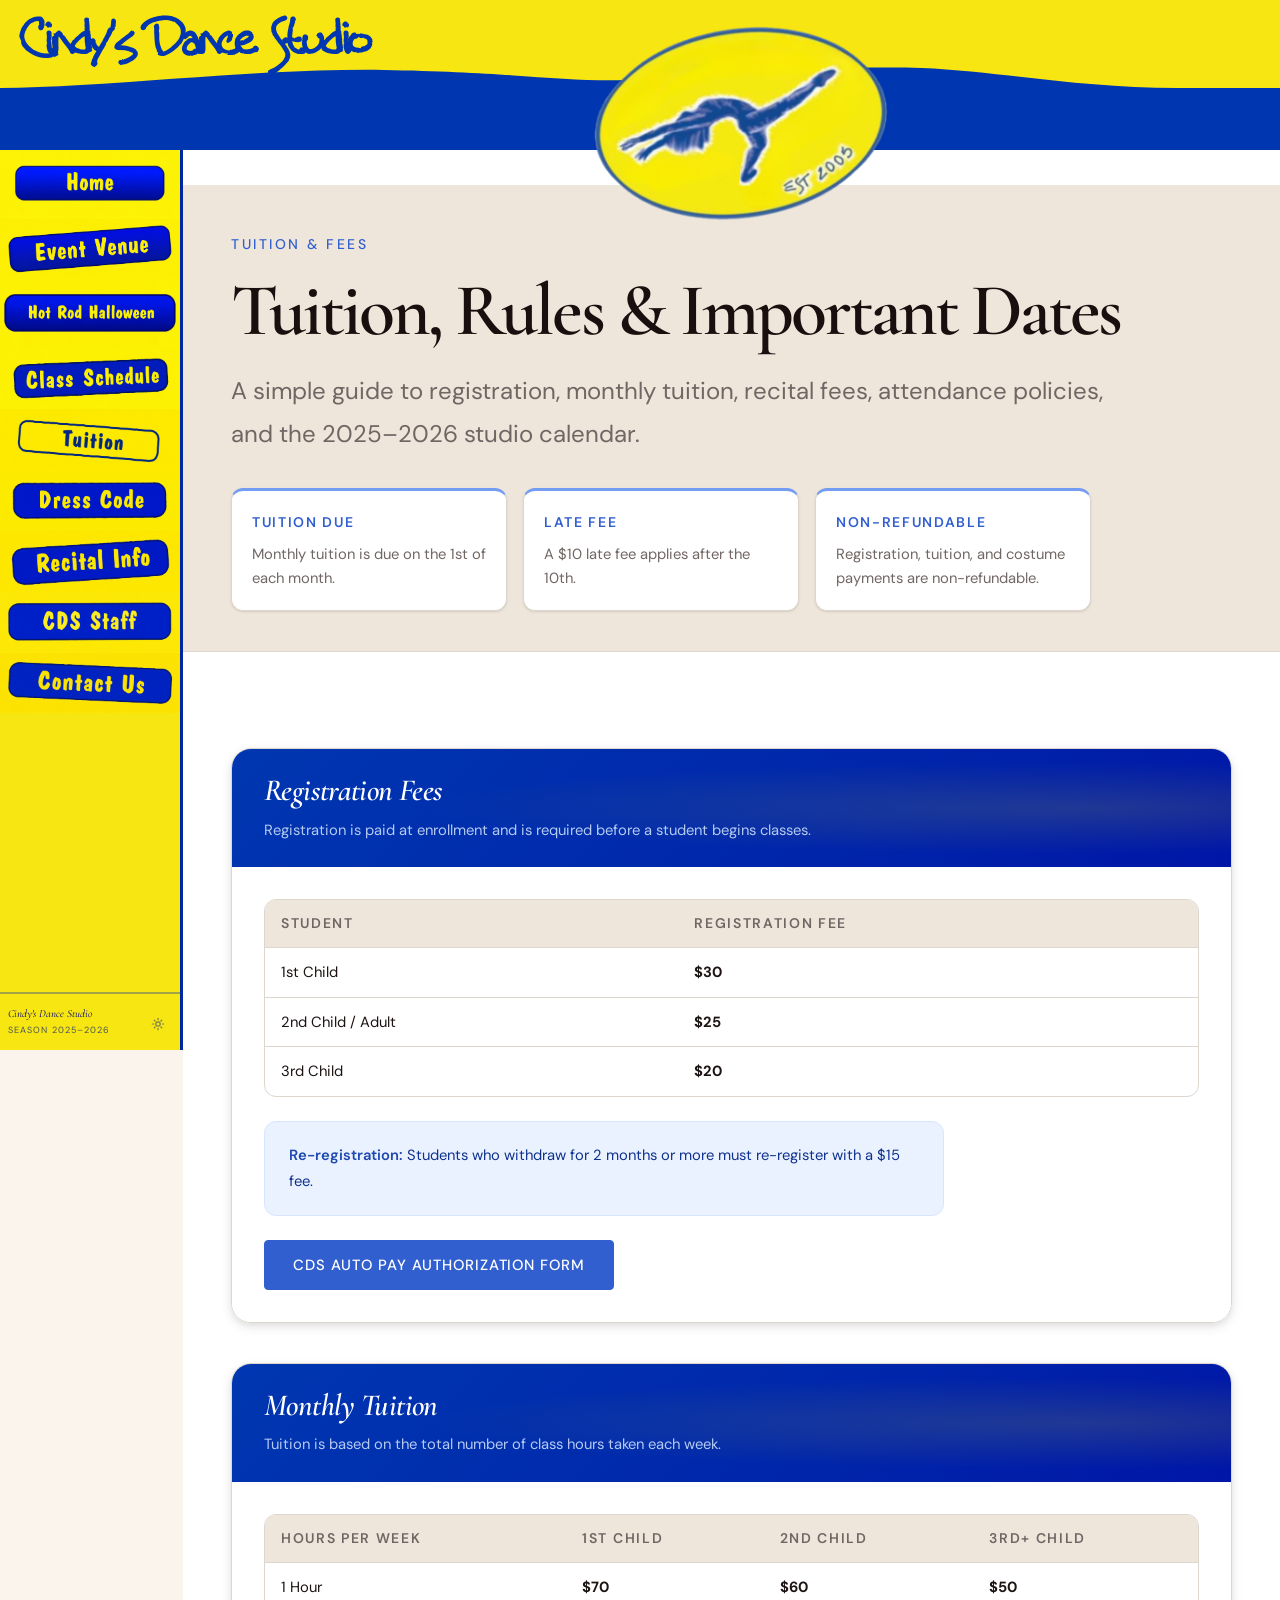
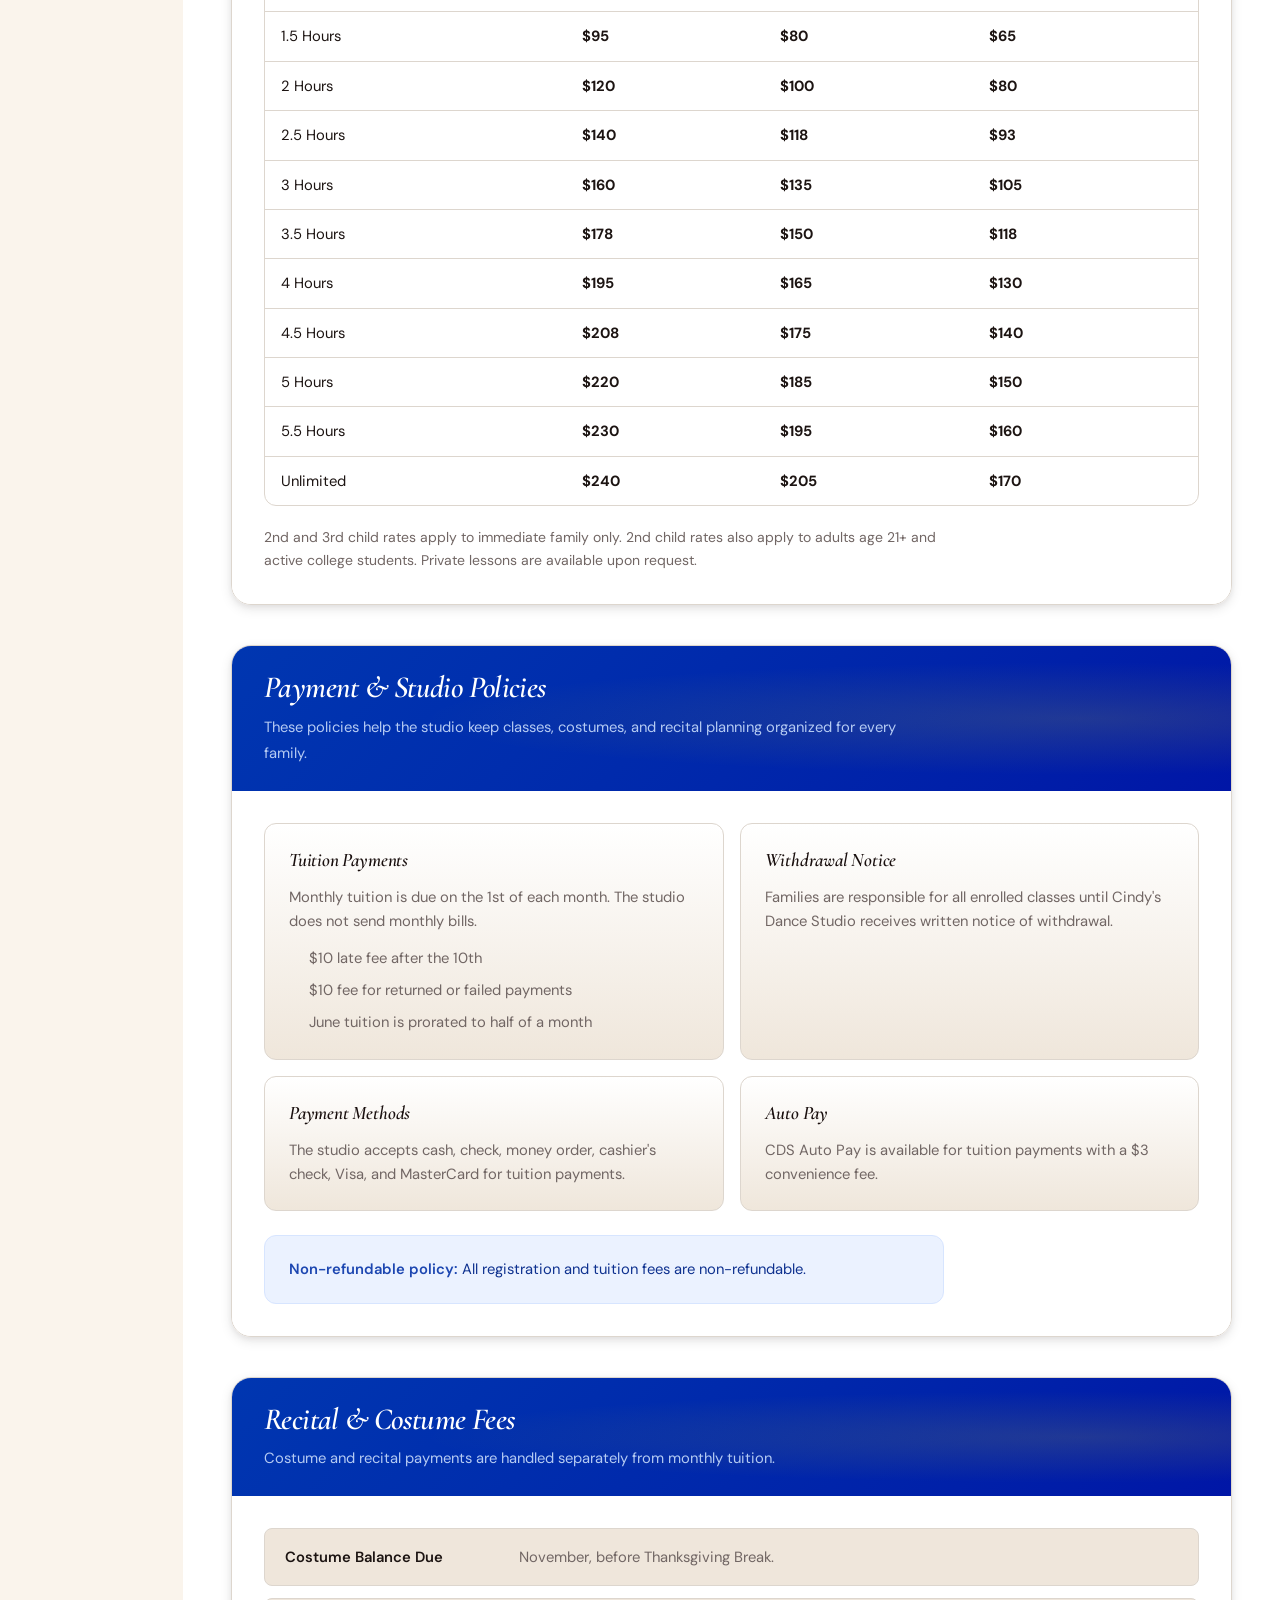
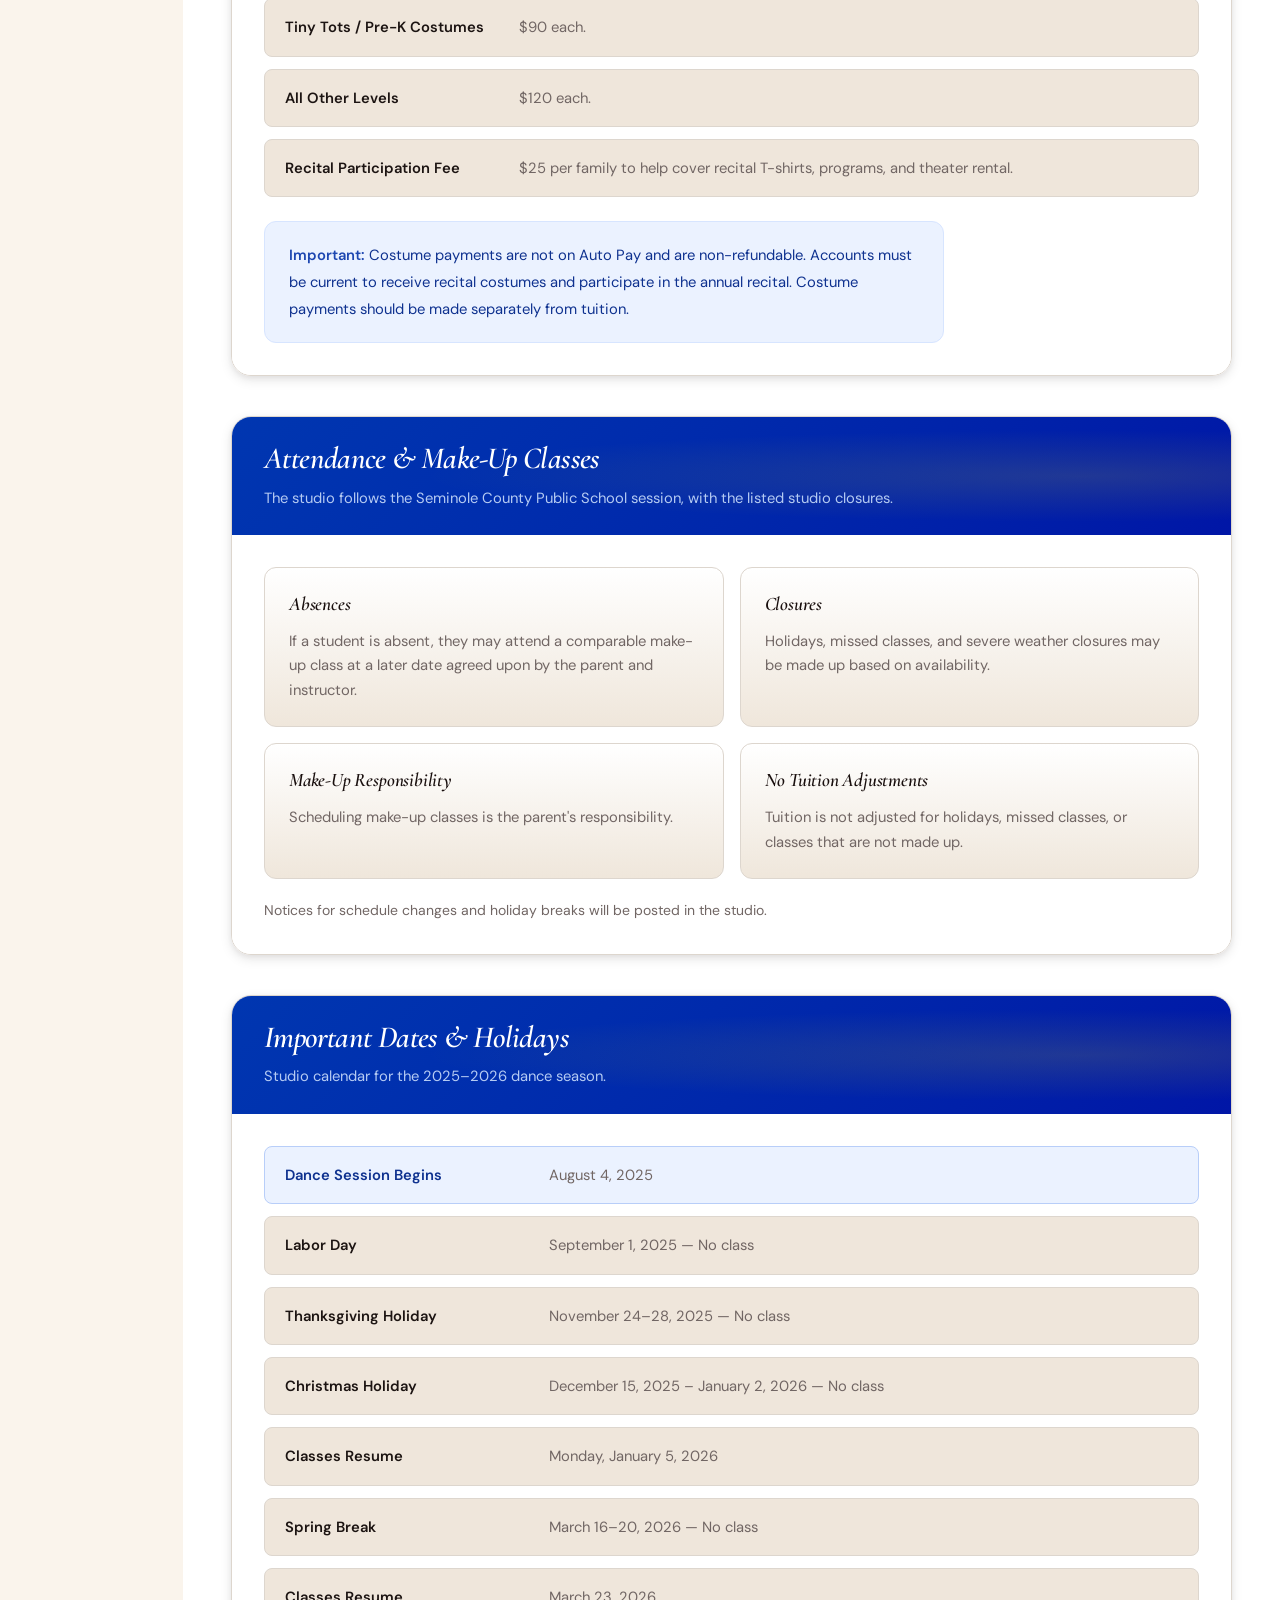
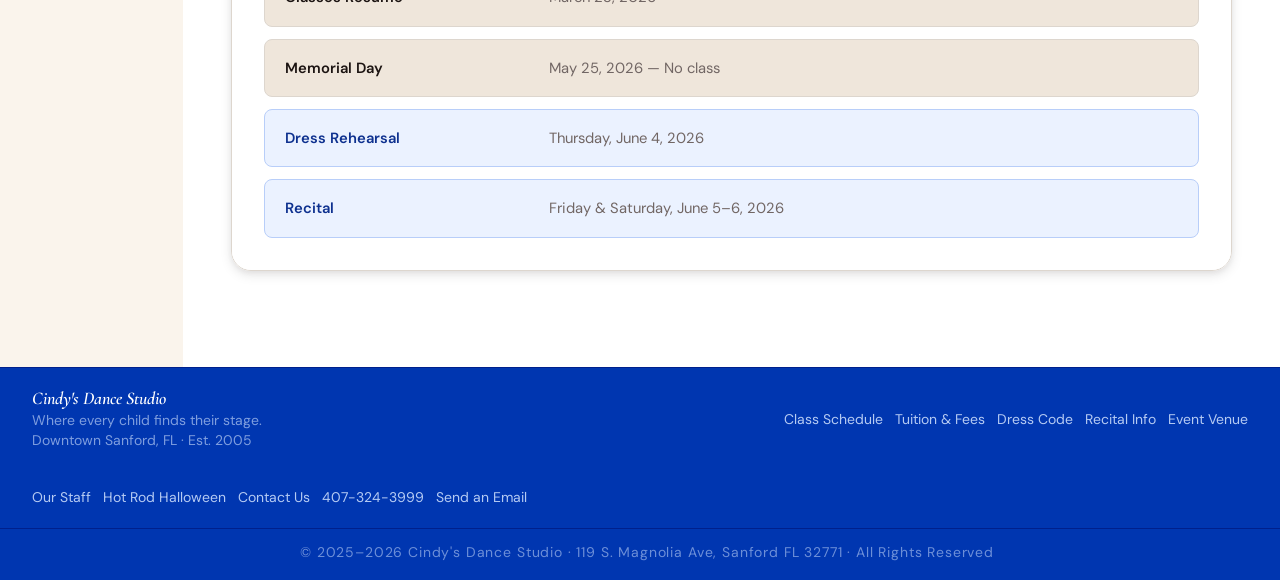
<file: pages/tuition.html>
<!DOCTYPE html>
<html lang="en">
<head>
  <meta charset="UTF-8">
  <meta name="viewport" content="width=device-width, initial-scale=1.0">
  <meta name="description" content="Registration fees, monthly tuition rates, payment policies, recital costs, and the 2025–2026 studio calendar for Cindy's Dance Studio.">
  <title>Tuition &amp; Fees — Cindy's Dance Studio | Downtown Sanford, FL</title>
  <link rel="preconnect" href="https://fonts.googleapis.com">
  <link rel="preconnect" href="https://fonts.gstatic.com" crossorigin>
  <link href="https://fonts.googleapis.com/css2?family=Cormorant+Garamond:ital,wght@0,400;0,500;0,600;0,700;1,400;1,500;1,600;1,700&family=DM+Sans:ital,opsz,wght@0,9..40,300;0,9..40,400;0,9..40,500;0,9..40,600;1,9..40,400&family=Dancing+Script:wght@700&display=swap" rel="stylesheet">
  <link rel="stylesheet" href="../css/tokens.css">
  <link rel="stylesheet" href="../css/reset.css">
  <link rel="stylesheet" href="../css/layout.css">
  <link rel="stylesheet" href="../css/components.css">
  <link rel="stylesheet" href="../css/tuition.css">
</head>
<body>
<div class="site-wrapper">
  <header class="site-header" role="banner">
    <svg class="header-wave" viewBox="0 0 1000 150" preserveAspectRatio="none" aria-hidden="true" focusable="false">
      <path class="header-wave-path" d="M0,88 C80,88 200,68 300,70 C400,72 440,82 490,80 C540,78 640,65 720,68 C780,71 840,88 920,88 L1000,88 L1000,150 L0,150 Z"/>
    </svg>
    <div class="header-logo">
      <span class="header-studio-name">Cindy's Dance Studio</span>
    </div>
    <img src="../assets/images/logo/CDS%20logo.png" alt="Cindy's Dance Studio — Est. 2003" class="header-logo-emblem">
  </header>
  <nav class="site-nav" aria-label="Main navigation">
    <div class="nav-inner">
      <ul class="nav-list" role="list">
        <li class="nav-item"><a href="../index.html" class="nav-btn-link"><img src="../assets/images/buttons/home.jpg" data-hover="../assets/images/buttons/home2.jpg" alt="Home" class="nav-btn-img"></a></li>
        <li class="nav-item"><a href="../pages/event-venue.html" class="nav-btn-link"><img src="../assets/images/buttons/news.jpg" data-hover="../assets/images/buttons/news2.jpg" alt="Event Venue" class="nav-btn-img"></a></li>
        <li class="nav-item"><a href="../pages/hot-rod-halloween.html" class="nav-btn-link"><img src="../assets/images/buttons/location.jpg" data-hover="../assets/images/buttons/location2.jpg" alt="Hot Rod Halloween" class="nav-btn-img"></a></li>
        <li class="nav-item"><a href="../pages/class-schedule.html" class="nav-btn-link"><img src="../assets/images/buttons/schedule.jpg" data-hover="../assets/images/buttons/schedule2.jpg" alt="Class Schedule" class="nav-btn-img"></a></li>
        <li class="nav-item"><a href="../pages/tuition.html" class="nav-btn-link"><img src="../assets/images/buttons/tuition.jpg" data-hover="../assets/images/buttons/tuition2.jpg" alt="Tuition" class="nav-btn-img"></a></li>
        <li class="nav-item"><a href="../pages/dress-code.html" class="nav-btn-link"><img src="../assets/images/buttons/dress.jpg" data-hover="../assets/images/buttons/dress2.jpg" alt="Dress Code" class="nav-btn-img"></a></li>
        <li class="nav-item"><a href="../pages/recital-info.html" class="nav-btn-link"><img src="../assets/images/buttons/recital.jpg" data-hover="../assets/images/buttons/recital2.jpg" alt="Recital Info" class="nav-btn-img"></a></li>
        <li class="nav-item"><a href="../pages/cds-staff.html" class="nav-btn-link"><img src="../assets/images/buttons/staff.jpg" data-hover="../assets/images/buttons/staff2.jpg" alt="CDS Staff" class="nav-btn-img"></a></li>
        <li class="nav-item"><a href="../pages/contact.html" class="nav-btn-link"><img src="../assets/images/buttons/contact.jpg" data-hover="../assets/images/buttons/contact2.jpg" alt="Contact Us" class="nav-btn-img"></a></li>
      </ul>
      <div class="nav-footer">
        <div>
          <p class="nav-footer-studio">Cindy's Dance Studio</p>
          <p class="nav-footer-season">Season 2025–2026</p>
        </div>
        <button class="nav-admin-btn" id="adminBtn" title="Studio Admin" aria-label="Studio admin access">
          <svg viewBox="0 0 16 16" fill="none" stroke="currentColor" stroke-width="1.4" stroke-linecap="round" stroke-linejoin="round" aria-hidden="true"><circle cx="8" cy="8" r="2.5"/><path d="M8 1.5v1.5M8 13v1.5M1.5 8H3M13 8h1.5M3.7 3.7l1.06 1.06M11.24 11.24l1.06 1.06M3.7 12.3l1.06-1.06M11.24 4.76l1.06-1.06"/></svg>
        </button>
      </div>
    </div>
  </nav>

  <main class="site-main" id="main-content">

    <!-- Page Hero + Quick Alert Strip -->
    <section class="page-hero">
      <div class="container">
        <span class="page-hero-eyebrow">Tuition &amp; Fees</span>
        <h1 class="page-hero-title">Tuition, Rules &amp; Important Dates</h1>
        <p class="page-hero-lead">A simple guide to registration, monthly tuition, recital fees, attendance policies, and the 2025–2026 studio calendar.</p>

        <div class="tuition-alerts" aria-label="Important payment reminders">
          <div class="tuition-alert" data-animate data-delay="0">
            <span class="tuition-alert-label">Tuition Due</span>
            <p>Monthly tuition is due on the 1st of each month.</p>
          </div>
          <div class="tuition-alert" data-animate data-delay="80">
            <span class="tuition-alert-label">Late Fee</span>
            <p>A $10 late fee applies after the 10th.</p>
          </div>
          <div class="tuition-alert" data-animate data-delay="160">
            <span class="tuition-alert-label">Non-Refundable</span>
            <p>Registration, tuition, and costume payments are non-refundable.</p>
          </div>
        </div>
      </div>
    </section>

    <!-- All Tuition Sections -->
    <section class="section">
      <div class="container">
        <div class="tuition-content">

          <!-- Registration Fees -->
          <div class="t-sec" id="registration" data-animate>
            <div class="t-sec-hd">
              <h2>Registration Fees</h2>
              <p>Registration is paid at enrollment and is required before a student begins classes.</p>
            </div>
            <div class="t-sec-bd">
              <div class="table-wrapper">
                <table class="data-table">
                  <thead>
                    <tr>
                      <th>Student</th>
                      <th>Registration Fee</th>
                    </tr>
                  </thead>
                  <tbody>
                    <tr>
                      <td>1st Child</td>
                      <td class="td-price">$30</td>
                    </tr>
                    <tr>
                      <td>2nd Child / Adult</td>
                      <td class="td-price">$25</td>
                    </tr>
                    <tr>
                      <td>3rd Child</td>
                      <td class="td-price">$20</td>
                    </tr>
                  </tbody>
                </table>
              </div>
              <p class="t-notice">
                <strong>Re-registration:</strong> Students who withdraw for 2 months or more must re-register with a $15 fee.
              </p>
              <div style="margin-top: var(--space-6);">
                <a href="#" class="btn btn--primary">CDS Auto Pay Authorization Form</a>
              </div>
            </div>
          </div>

          <!-- Monthly Tuition -->
          <div class="t-sec" id="tuition" data-animate>
            <div class="t-sec-hd">
              <h2>Monthly Tuition</h2>
              <p>Tuition is based on the total number of class hours taken each week.</p>
            </div>
            <div class="t-sec-bd">
              <div class="table-wrapper">
                <table class="data-table">
                  <thead>
                    <tr>
                      <th>Hours Per Week</th>
                      <th>1st Child</th>
                      <th>2nd Child</th>
                      <th>3rd+ Child</th>
                    </tr>
                  </thead>
                  <tbody>
                    <tr><td>1 Hour</td><td class="td-price">$70</td><td class="td-price">$60</td><td class="td-price">$50</td></tr>
                    <tr><td>1.5 Hours</td><td class="td-price">$95</td><td class="td-price">$80</td><td class="td-price">$65</td></tr>
                    <tr><td>2 Hours</td><td class="td-price">$120</td><td class="td-price">$100</td><td class="td-price">$80</td></tr>
                    <tr><td>2.5 Hours</td><td class="td-price">$140</td><td class="td-price">$118</td><td class="td-price">$93</td></tr>
                    <tr><td>3 Hours</td><td class="td-price">$160</td><td class="td-price">$135</td><td class="td-price">$105</td></tr>
                    <tr><td>3.5 Hours</td><td class="td-price">$178</td><td class="td-price">$150</td><td class="td-price">$118</td></tr>
                    <tr><td>4 Hours</td><td class="td-price">$195</td><td class="td-price">$165</td><td class="td-price">$130</td></tr>
                    <tr><td>4.5 Hours</td><td class="td-price">$208</td><td class="td-price">$175</td><td class="td-price">$140</td></tr>
                    <tr><td>5 Hours</td><td class="td-price">$220</td><td class="td-price">$185</td><td class="td-price">$150</td></tr>
                    <tr><td>5.5 Hours</td><td class="td-price">$230</td><td class="td-price">$195</td><td class="td-price">$160</td></tr>
                    <tr><td>Unlimited</td><td class="td-price">$240</td><td class="td-price">$205</td><td class="td-price">$170</td></tr>
                  </tbody>
                </table>
              </div>
              <p class="fine-print">
                2nd and 3rd child rates apply to immediate family only. 2nd child rates also apply to adults age 21+ and active college students. Private lessons are available upon request.
              </p>
            </div>
          </div>

          <!-- Payment & Studio Policies -->
          <div class="t-sec" id="policies" data-animate>
            <div class="t-sec-hd">
              <h2>Payment &amp; Studio Policies</h2>
              <p>These policies help the studio keep classes, costumes, and recital planning organized for every family.</p>
            </div>
            <div class="t-sec-bd">
              <div class="policy-grid">
                <article class="policy-card">
                  <h3>Tuition Payments</h3>
                  <p>Monthly tuition is due on the 1st of each month. The studio does not send monthly bills.</p>
                  <ul>
                    <li>$10 late fee after the 10th</li>
                    <li>$10 fee for returned or failed payments</li>
                    <li>June tuition is prorated to half of a month</li>
                  </ul>
                </article>
                <article class="policy-card">
                  <h3>Withdrawal Notice</h3>
                  <p>Families are responsible for all enrolled classes until Cindy's Dance Studio receives written notice of withdrawal.</p>
                </article>
                <article class="policy-card">
                  <h3>Payment Methods</h3>
                  <p>The studio accepts cash, check, money order, cashier's check, Visa, and MasterCard for tuition payments.</p>
                </article>
                <article class="policy-card">
                  <h3>Auto Pay</h3>
                  <p>CDS Auto Pay is available for tuition payments with a $3 convenience fee.</p>
                </article>
              </div>
              <p class="t-notice">
                <strong>Non-refundable policy:</strong> All registration and tuition fees are non-refundable.
              </p>
            </div>
          </div>

          <!-- Recital & Costume Fees -->
          <div class="t-sec" id="recital" data-animate>
            <div class="t-sec-hd">
              <h2>Recital &amp; Costume Fees</h2>
              <p>Costume and recital payments are handled separately from monthly tuition.</p>
            </div>
            <div class="t-sec-bd">
              <dl class="detail-list">
                <div class="detail-row">
                  <dt>Costume Balance Due</dt>
                  <dd>November, before Thanksgiving Break.</dd>
                </div>
                <div class="detail-row">
                  <dt>Tiny Tots / Pre-K Costumes</dt>
                  <dd>$90 each.</dd>
                </div>
                <div class="detail-row">
                  <dt>All Other Levels</dt>
                  <dd>$120 each.</dd>
                </div>
                <div class="detail-row">
                  <dt>Recital Participation Fee</dt>
                  <dd>$25 per family to help cover recital T-shirts, programs, and theater rental.</dd>
                </div>
              </dl>
              <p class="t-notice">
                <strong>Important:</strong> Costume payments are not on Auto Pay and are non-refundable. Accounts must be current to receive recital costumes and participate in the annual recital. Costume payments should be made separately from tuition.
              </p>
            </div>
          </div>

          <!-- Attendance & Make-Up Classes -->
          <div class="t-sec" id="attendance" data-animate>
            <div class="t-sec-hd">
              <h2>Attendance &amp; Make-Up Classes</h2>
              <p>The studio follows the Seminole County Public School session, with the listed studio closures.</p>
            </div>
            <div class="t-sec-bd">
              <div class="policy-grid">
                <article class="policy-card">
                  <h3>Absences</h3>
                  <p>If a student is absent, they may attend a comparable make-up class at a later date agreed upon by the parent and instructor.</p>
                </article>
                <article class="policy-card">
                  <h3>Closures</h3>
                  <p>Holidays, missed classes, and severe weather closures may be made up based on availability.</p>
                </article>
                <article class="policy-card">
                  <h3>Make-Up Responsibility</h3>
                  <p>Scheduling make-up classes is the parent's responsibility.</p>
                </article>
                <article class="policy-card">
                  <h3>No Tuition Adjustments</h3>
                  <p>Tuition is not adjusted for holidays, missed classes, or classes that are not made up.</p>
                </article>
              </div>
              <p class="fine-print">Notices for schedule changes and holiday breaks will be posted in the studio.</p>
            </div>
          </div>

          <!-- Important Dates & Holidays -->
          <div class="t-sec" id="important-dates" data-animate>
            <div class="t-sec-hd">
              <h2>Important Dates &amp; Holidays</h2>
              <p>Studio calendar for the 2025–2026 dance season.</p>
            </div>
            <div class="t-sec-bd">
              <dl class="date-list">
                <div class="date-row date-row--key">
                  <dt>Dance Session Begins</dt>
                  <dd>August 4, 2025</dd>
                </div>
                <div class="date-row">
                  <dt>Labor Day</dt>
                  <dd>September 1, 2025 — No class</dd>
                </div>
                <div class="date-row">
                  <dt>Thanksgiving Holiday</dt>
                  <dd>November 24–28, 2025 — No class</dd>
                </div>
                <div class="date-row">
                  <dt>Christmas Holiday</dt>
                  <dd>December 15, 2025 – January 2, 2026 — No class</dd>
                </div>
                <div class="date-row">
                  <dt>Classes Resume</dt>
                  <dd>Monday, January 5, 2026</dd>
                </div>
                <div class="date-row">
                  <dt>Spring Break</dt>
                  <dd>March 16–20, 2026 — No class</dd>
                </div>
                <div class="date-row">
                  <dt>Classes Resume</dt>
                  <dd>March 23, 2026</dd>
                </div>
                <div class="date-row">
                  <dt>Memorial Day</dt>
                  <dd>May 25, 2026 — No class</dd>
                </div>
                <div class="date-row date-row--key">
                  <dt>Dress Rehearsal</dt>
                  <dd>Thursday, June 4, 2026</dd>
                </div>
                <div class="date-row date-row--key">
                  <dt>Recital</dt>
                  <dd>Friday &amp; Saturday, June 5–6, 2026</dd>
                </div>
              </dl>
            </div>
          </div>

        </div>
      </div>
    </section>

  </main>

  <footer class="site-footer" role="contentinfo">
    <div class="footer-inner">
      <div class="footer-brand">
        <div class="footer-logo">Cindy's Dance Studio</div>
        <p class="footer-tagline">Where every child finds their stage.<br>Downtown Sanford, FL · Est. 2005</p>
      </div>
      <div>
        <p class="footer-heading">Quick Links</p>
        <ul class="footer-list">
          <li><a href="../pages/class-schedule.html">Class Schedule</a></li>
          <li><a href="../pages/tuition.html">Tuition &amp; Fees</a></li>
          <li><a href="../pages/dress-code.html">Dress Code</a></li>
          <li><a href="../pages/recital-info.html">Recital Info</a></li>
          <li><a href="../pages/event-venue.html">Event Venue</a></li>
        </ul>
      </div>
      <div>
        <p class="footer-heading">Studio</p>
        <ul class="footer-list">
          <li><a href="../pages/cds-staff.html">Our Staff</a></li>
          <li><a href="../pages/hot-rod-halloween.html">Hot Rod Halloween</a></li>
          <li><a href="../pages/contact.html">Contact Us</a></li>
          <li><a href="tel:+14073243999">407-324-3999</a></li>
          <li><a href="mailto:cindysdancestudio@cfl.rr.com">Send an Email</a></li>
        </ul>
      </div>
    </div>
    <div class="footer-bottom">
      <p class="footer-copyright">&copy; 2025–2026 Cindy's Dance Studio · 119 S. Magnolia Ave, Sanford FL 32771 · All Rights Reserved</p>
    </div>
  </footer>

</div>
<script src="../js/main.js"></script>
</body>
</html>
</file>
<file: css/tokens.css>
/* ============================================================
   DESIGN TOKENS — Cindy's Dance Studio
   All color, typography, spacing, and layout tokens.
   Every value in the project traces back to this file.
   ============================================================ */

@font-face {
  font-family: 'Tall Paul';
  src: url('../assets/fonts/tall_paul/tall_paul/tallpaul.ttf') format('truetype');
  font-weight: normal;
  font-style: normal;
  font-display: swap;
}

:root {

  /* ----------------------------------------------------------
     COLOR — Warm Charcoal + Cream + Dusty Rose + Gold
  ---------------------------------------------------------- */

  /* Base palette */
  --color-cream:        oklch(0.97 0.012 78);
  --color-cream-deep:   oklch(0.93 0.018 75);
  --color-cream-border: oklch(0.88 0.014 75);

  /* Navigation sidebar */
  --color-nav-bg:       oklch(0.40 0.20 262);
  --color-nav-bg-hover: oklch(0.50 0.18 262);
  --color-nav-text:     oklch(1 0 0);
  --color-nav-muted:    oklch(0.84 0.06 262);
  --color-nav-active:   oklch(0.91 0.19 104);
  --color-nav-border:   oklch(0.32 0.18 262);

  /* Brand: Royal Blue */
  --color-rose-50:      oklch(0.96 0.020 264);
  --color-rose-100:     oklch(0.92 0.040 264);
  --color-rose-200:     oklch(0.85 0.065 264);
  --color-rose-300:     oklch(0.76 0.095 264);
  --color-rose-400:     oklch(0.70 0.135 264);
  --color-rose-500:     oklch(0.52 0.180 264);   /* Primary royal blue */
  --color-rose-600:     oklch(0.44 0.175 264);
  --color-rose-700:     oklch(0.36 0.160 264);
  --color-rose-800:     oklch(0.28 0.135 264);
  --color-rose-900:     oklch(0.20 0.100 264);

  /* Accent: Bright Yellow */
  --color-gold-200:     oklch(0.96 0.105 104);
  --color-gold-300:     oklch(0.93 0.150 104);
  --color-gold-400:     oklch(0.92 0.175 104);
  --color-gold-500:     oklch(0.91 0.190 104);   /* Primary bright yellow */
  --color-gold-600:     oklch(0.82 0.175 100);
  --color-gold-700:     oklch(0.72 0.155 98);

  /* Text */
  --color-text:         oklch(0.20 0.015 30);
  --color-text-muted:   oklch(0.52 0.015 30);
  --color-text-light:   oklch(0.68 0.012 30);
  --color-heading:      oklch(0.18 0.018 25);

  /* Semantic aliases */
  --color-bg:           var(--color-cream);
  --color-bg-alt:       var(--color-cream-deep);
  --color-border:       var(--color-cream-border);
  --color-accent:       var(--color-rose-500);
  --color-accent-hover: var(--color-rose-600);
  --color-accent-light: var(--color-rose-50);
  --color-gold:         var(--color-gold-500);
  --color-white:        oklch(1 0 0);

  /* ----------------------------------------------------------
     TYPOGRAPHY — Cormorant Garamond (serif) + DM Sans
  ---------------------------------------------------------- */

  --font-display:        'Cormorant Garamond', 'Georgia', serif;
  --font-display-script: 'Dancing Script', cursive;
  --font-body:           'DM Sans', 'Segoe UI', system-ui, sans-serif;
  --font-nav:            'DM Sans', 'Segoe UI', system-ui, sans-serif;

  /* Fluid type scale — Perfect Fourth (1.333), base 18px
     Scales between 375px mobile and 1280px desktop */
  --text-xs:        clamp(0.75rem,  0.70rem + 0.27vw, 0.875rem);   /* 12–14px */
  --text-sm:        clamp(0.8125rem,0.78rem + 0.18vw, 0.9375rem);  /* 13–15px */
  --text-base:      clamp(1rem,     0.95rem + 0.27vw, 1.125rem);   /* 16–18px */
  --text-lead:      clamp(1.125rem, 1.00rem + 0.67vw, 1.5rem);     /* 18–24px */
  --text-h4:        clamp(1.25rem,  1.05rem + 1.07vw, 2rem);       /* 20–32px */
  --text-h3:        clamp(1.5rem,   1.20rem + 1.60vw, 2.375rem);   /* 24–38px */
  --text-h2:        clamp(1.875rem, 1.30rem + 3.07vw, 3.5rem);     /* 30–56px */
  --text-h1:        clamp(2.25rem,  1.40rem + 4.53vw, 4.625rem);   /* 36–74px */
  --text-display:   clamp(2.75rem,  1.50rem + 6.67vw, 6rem);       /* 44–96px */

  /* Line heights */
  --leading-tight:    1.05;
  --leading-heading:  1.15;
  --leading-snug:     1.30;
  --leading-body:     1.65;
  --leading-relaxed:  1.80;

  /* Letter spacing */
  --tracking-tighter: -0.04em;
  --tracking-tight:   -0.02em;
  --tracking-snug:    -0.01em;
  --tracking-normal:   0em;
  --tracking-wide:    +0.06em;
  --tracking-wider:   +0.12em;
  --tracking-widest:  +0.18em;

  /* ----------------------------------------------------------
     SPACING — 8pt grid, 4px base unit
  ---------------------------------------------------------- */

  --space-1:   4px;
  --space-2:   8px;
  --space-3:   12px;
  --space-4:   16px;
  --space-5:   20px;
  --space-6:   24px;
  --space-8:   32px;
  --space-10:  40px;
  --space-12:  48px;
  --space-16:  64px;
  --space-20:  80px;
  --space-24:  96px;
  --space-32:  128px;

  /* Semantic spacing */
  --space-section:    clamp(3rem, 8vw, 6rem);
  --space-section-lg: clamp(4rem, 10vw, 8rem);
  --space-card:       var(--space-6);
  --space-card-lg:    var(--space-8);

  /* ----------------------------------------------------------
     LAYOUT
  ---------------------------------------------------------- */

  --nav-width:        183px;
  --nav-width-sm:     183px;
  --header-height:    80px;
  --content-max:      1440px;
  --prose-max:        700px;
  --page-margin:      clamp(1rem, 4vw, 3rem);

  /* ----------------------------------------------------------
     EFFECTS
  ---------------------------------------------------------- */

  --shadow-sm:  0 1px 3px oklch(0.14 0.015 25 / 0.08), 0 1px 2px oklch(0.14 0.015 25 / 0.06);
  --shadow-md:  0 4px 12px oklch(0.14 0.015 25 / 0.10), 0 2px 6px oklch(0.14 0.015 25 / 0.06);
  --shadow-lg:  0 8px 24px oklch(0.14 0.015 25 / 0.12), 0 4px 12px oklch(0.14 0.015 25 / 0.08);

  --radius-sm:  4px;
  --radius-md:  8px;
  --radius-lg:  12px;
  --radius-xl:  20px;
  --radius-full: 9999px;

  --transition-fast:   150ms ease;
  --transition-base:   250ms ease;
  --transition-slow:   400ms ease;
}
</file>
<file: css/layout.css>
/* ============================================================
   LAYOUT — Header, Sidebar Nav, Main Content, Footer
   ============================================================ */

/* ----------------------------------------------------------
   OUTER SHELL
   Grid: header full-width / sidebar + main stacked below
---------------------------------------------------------- */

.site-wrapper {
  display: grid;
  grid-template-rows: auto 1fr auto;
  grid-template-columns: var(--nav-width) 1fr;
  grid-template-areas:
    "header  header"
    "sidebar main"
    "footer  footer";
  min-height: 100dvh;
}

/* ----------------------------------------------------------
   ENTRANCE ANIMATIONS
---------------------------------------------------------- */

[data-animate] {
  opacity: 0;
  transform: translateY(20px);
  transition: opacity 600ms ease, transform 600ms ease;
}

[data-animate].animate-in {
  opacity: 1;
  transform: translateY(0);
}

/* ----------------------------------------------------------
   HEADER — Layered HTML/CSS: yellow bg + SVG wave + logo text + dancer oval
---------------------------------------------------------- */

.site-header {
  grid-area: header;
  position: relative;
  height: 150px;
  background-color: #F7E612;
  overflow: visible;
  z-index: 100;
}

/* Blue swoop wave — stretches full width via preserveAspectRatio="none" */
.header-wave {
  position: absolute;
  inset: 0;
  width: 100%;
  height: 100%;
  pointer-events: none;
  z-index: 1;
}

.header-wave-path {
  fill: var(--color-nav-bg);
}

/* "Cindy's Dance Studio" script text — top-left, above the wave */
.header-logo {
  position: absolute;
  top: 14px;
  left: 20px;
  z-index: 5;
}

.header-studio-name {
  display: block;
  font-family: 'Tall Paul', 'Dancing Script', cursive;
  font-size: clamp(2.2rem, 4.8vw, 3.8rem);
  font-weight: bold;
  color: var(--color-nav-bg);
  line-height: 1;
  white-space: nowrap;
}

/* Dancer oval — hangs below the header, renders above all layers */
.header-logo-emblem {
  position: absolute;
  right: 380px;
  top: 25px;
  width: 320px;
  height: auto;
  z-index: 9999;
  pointer-events: none;
}

/* ----------------------------------------------------------
   SIDEBAR NAVIGATION — Image buttons, yellow background
---------------------------------------------------------- */

.site-nav {
  grid-area: sidebar;
  position: sticky;
  top: 0;
  max-height: 100dvh;
  overflow-y: auto;
  overflow-x: hidden;
  background-color: var(--color-gold-500);
  border-right: 3px solid oklch(0.36 0.20 262);
  display: flex;
  flex-direction: column;
  scrollbar-width: thin;
  scrollbar-color: oklch(0.40 0.20 262 / 0.3) transparent;
}

.nav-inner {
  flex: 1;
  display: flex;
  flex-direction: column;
}

.nav-list {
  flex: 1;
  display: flex;
  flex-direction: column;
  padding: 0;
  margin: 0;
  list-style: none;
}

.nav-item {
  position: relative;
  line-height: 0;
}

/* Image-based nav buttons */
.nav-btn-link {
  display: block;
  line-height: 0;
  text-decoration: none;
}

.nav-btn-img {
  display: block;
  width: 100%;
  height: auto;
}

.nav-btn-link:focus-visible {
  outline: 3px solid oklch(0.40 0.20 262);
  outline-offset: -3px;
}

/* CSS pill buttons (admin pages only) */
.nav-link {
  display: flex;
  align-items: center;
  justify-content: center;
  width: 100%;
  margin: 3px 0;
  padding: 10px var(--space-3);
  font-family: var(--font-nav);
  font-size: var(--text-sm);
  font-weight: 700;
  letter-spacing: var(--tracking-wide);
  text-transform: uppercase;
  color: var(--color-nav-text);
  background-color: oklch(0.50 0.18 262);
  border-radius: var(--radius-full);
  text-decoration: none;
  white-space: nowrap;
  overflow: hidden;
  text-overflow: ellipsis;
  transition:
    background-color var(--transition-fast),
    transform var(--transition-fast),
    box-shadow var(--transition-fast);
}

.nav-link:hover {
  background-color: oklch(0.58 0.17 262);
  transform: translateY(-1px);
  box-shadow: 0 3px 10px oklch(0.40 0.20 262 / 0.30);
}

.nav-link:active {
  transform: translateY(0);
  box-shadow: none;
}

.nav-link.active {
  background: var(--color-nav-bg);
  color: var(--color-gold-500);
}

.nav-link-icon { display: none; }

.nav-divider {
  margin: var(--space-1) 0;
  height: 2px;
  background: oklch(0.36 0.20 262 / 0.3);
}

/* Admin pill nav: add spacing around list when pill buttons are present */
.nav-list:has(.nav-link) {
  padding: var(--space-4) var(--space-2);
  gap: var(--space-1);
}

.nav-eyebrow {
  padding-inline: var(--space-3);
  padding-top: var(--space-4);
  margin-bottom: var(--space-2);
  display: flex;
  align-items: center;
  gap: var(--space-3);
}

.nav-eyebrow-line {
  flex: 1;
  height: 1px;
  background: oklch(0.36 0.20 262 / 0.4);
}

.nav-eyebrow-text {
  font-family: var(--font-body);
  font-size: 9px;
  font-weight: 700;
  letter-spacing: var(--tracking-widest);
  text-transform: uppercase;
  color: oklch(0.28 0.16 262);
  white-space: nowrap;
}

/* Nav footer — studio info + admin gear */
.nav-footer {
  padding: var(--space-3) var(--space-2);
  border-top: 2px solid oklch(0.36 0.20 262 / 0.35);
  margin-top: auto;
  display: flex;
  align-items: flex-end;
  justify-content: space-between;
  gap: var(--space-2);
}

.nav-footer-studio {
  font-family: var(--font-display);
  font-size: 11px;
  font-style: italic;
  color: oklch(0.25 0.18 262);
  margin-bottom: 2px;
  line-height: 1.4;
}

.nav-footer-season {
  font-size: 9px;
  letter-spacing: var(--tracking-wider);
  text-transform: uppercase;
  color: oklch(0.28 0.16 262);
  opacity: 0.7;
}

/* Admin gear button */
.nav-admin-btn {
  display: flex;
  align-items: center;
  justify-content: center;
  width: 28px;
  height: 28px;
  border-radius: var(--radius-md);
  color: oklch(0.30 0.18 262);
  opacity: 0.5;
  flex-shrink: 0;
  transition:
    opacity var(--transition-base),
    background-color var(--transition-base);
}

.nav-admin-btn svg {
  width: 14px;
  height: 14px;
  pointer-events: none;
}

.nav-admin-btn:hover {
  opacity: 0.85;
  background-color: oklch(0.40 0.20 262 / 0.15);
}

.nav-admin-btn.admin-active {
  opacity: 1;
  color: oklch(0.40 0.20 262);
}

@media (max-width: 640px) {
  .nav-admin-btn { display: none; }
}

/* ----------------------------------------------------------
   MAIN CONTENT
---------------------------------------------------------- */

.site-main {
  grid-area: main;
  min-width: 0;
  background-color: #ffffff;
  padding-top: 35px;
}

.container {
  max-width: var(--content-max);
  margin-inline: auto;
  padding-inline: var(--page-margin);
}

.container--narrow {
  max-width: var(--prose-max);
  margin-inline: auto;
  padding-inline: var(--page-margin);
}

.section {
  padding-block: var(--space-section);
}

.section--lg {
  padding-block: var(--space-section-lg);
}

.section--alt {
  background-color: var(--color-bg-alt);
}

.section--dark {
  background-color: var(--color-nav-bg);
  color: var(--color-nav-text);
}

.section--dark h1,
.section--dark h2,
.section--dark h3,
.section--dark h4 {
  color: var(--color-nav-text);
}

.section-header {
  margin-bottom: var(--space-10);
}

.section-eyebrow {
  display: block;
  font-size: var(--text-xs);
  font-weight: 500;
  letter-spacing: var(--tracking-widest);
  text-transform: uppercase;
  color: var(--color-accent);
  margin-bottom: var(--space-3);
}

.section-title {
  margin-bottom: var(--space-4);
}

.section-lead {
  font-size: var(--text-lead);
  color: var(--color-text-muted);
  max-width: 58ch;
  line-height: var(--leading-relaxed);
}

/* ----------------------------------------------------------
   FOOTER
---------------------------------------------------------- */

.site-footer {
  grid-area: footer;
  background-color: var(--color-nav-bg);
  border-top: 1px solid var(--color-nav-border);
  padding-block: var(--space-5) var(--space-4);
}

.footer-inner {
  display: flex;
  align-items: center;
  justify-content: space-between;
  gap: var(--space-8);
  padding-inline: var(--space-8);
  max-width: var(--content-max);
  margin-inline: auto;
  flex-wrap: wrap;
}

.footer-brand {
  flex-shrink: 0;
}

.footer-logo {
  font-family: var(--font-display);
  font-size: clamp(0.9rem, 1.4vw, 1.15rem);
  font-style: italic;
  font-weight: 600;
  color: var(--color-nav-text);
  line-height: 1.2;
  margin-bottom: 2px;
}

.footer-tagline {
  font-size: var(--text-xs);
  color: var(--color-nav-muted);
  line-height: 1.4;
  opacity: 0.7;
}

.footer-heading {
  display: none;
}

.footer-list {
  display: flex;
  flex-direction: row;
  flex-wrap: wrap;
  gap: 3px var(--space-3);
  align-items: center;
}

.footer-list a {
  font-size: var(--text-xs);
  color: var(--color-nav-muted);
  transition: color var(--transition-fast);
  line-height: 1.6;
  white-space: nowrap;
}

.footer-list a:hover {
  color: var(--color-nav-text);
}

.footer-bottom {
  margin-top: var(--space-4);
  padding: var(--space-3) var(--space-8) 0;
  border-top: 1px solid var(--color-nav-border);
  display: flex;
  justify-content: center;
  align-items: center;
}

.footer-copyright {
  font-size: var(--text-xs);
  color: var(--color-nav-muted);
  opacity: 0.6;
  letter-spacing: var(--tracking-wide);
  white-space: nowrap;
}

/* ----------------------------------------------------------
   RESPONSIVE — Tablet (≤ 900px)
---------------------------------------------------------- */

@media (max-width: 900px) {
  .footer-inner {
    gap: var(--space-5);
  }
}

/* ----------------------------------------------------------
   RESPONSIVE — Mobile (≤ 640px)
   Sidebar collapses to horizontal scrollable top bar
---------------------------------------------------------- */

@media (max-width: 640px) {
  .site-wrapper {
    grid-template-columns: 1fr;
    grid-template-rows: 150px auto 1fr auto;
    grid-template-areas:
      "header"
      "sidebar"
      "main"
      "footer";
  }

  .header-dancer {
    height: 100px;
    right: 12px;
  }

  .header-logo {
    top: 10px;
    left: 12px;
  }

  .site-nav {
    position: static;
    height: auto;
    overflow-x: auto;
    overflow-y: hidden;
    border-right: none;
    border-bottom: 3px solid oklch(0.36 0.20 262);
  }

  .nav-inner {
    flex-direction: row;
    overflow-x: auto;
    scrollbar-width: none;
  }

  .nav-inner::-webkit-scrollbar { display: none; }

  .nav-divider,
  .nav-footer {
    display: none;
  }

  .nav-list {
    flex-direction: row;
    align-items: stretch;
    flex-wrap: nowrap;
    padding: var(--space-1);
    gap: 2px;
  }

  .nav-item {
    flex-shrink: 0;
  }

  .nav-btn-img {
    width: auto;
    height: 48px;
  }

  .nav-link {
    margin: 2px var(--space-1);
    padding: 7px var(--space-3);
    font-size: 11px;
  }

  .footer-inner {
    flex-direction: column;
    align-items: flex-start;
    gap: var(--space-4);
  }

  .footer-list {
    gap: 3px var(--space-2);
  }
}
</file>
<file: css/components.css>
/* ============================================================
   COMPONENTS — Buttons, Cards, Badges, Tables, CTAs
   ============================================================ */

/* ----------------------------------------------------------
   BUTTONS
---------------------------------------------------------- */

.btn {
  display: inline-flex;
  align-items: center;
  justify-content: center;
  gap: var(--space-2);
  padding: 0.75rem 1.75rem;
  font-family: var(--font-body);
  font-size: var(--text-sm);
  font-weight: 500;
  letter-spacing: var(--tracking-wide);
  text-transform: uppercase;
  border-radius: var(--radius-sm);
  transition:
    background-color var(--transition-base),
    color var(--transition-base),
    border-color var(--transition-base),
    box-shadow var(--transition-base),
    transform var(--transition-fast);
  cursor: pointer;
  text-decoration: none;
  white-space: nowrap;
  min-height: 48px;
  border: 1.5px solid transparent;
}

.btn:hover { transform: translateY(-1px); }
.btn:active { transform: translateY(0); }

/* Primary — filled rose */
.btn--primary {
  background-color: var(--color-accent);
  color: var(--color-white);
  border-color: var(--color-accent);
}

.btn--primary:hover {
  background-color: var(--color-accent-hover);
  border-color: var(--color-accent-hover);
  box-shadow: 0 4px 16px oklch(0.52 0.18 264 / 0.30);
}

/* Secondary — outlined rose */
.btn--secondary {
  background-color: transparent;
  color: var(--color-accent);
  border-color: var(--color-accent);
}

.btn--secondary:hover {
  background-color: var(--color-accent-light);
  box-shadow: 0 4px 12px oklch(0.52 0.18 264 / 0.15);
}

/* Ghost — no border, subtle */
.btn--ghost {
  background-color: transparent;
  color: var(--color-text);
  border-color: var(--color-border);
}

.btn--ghost:hover {
  background-color: var(--color-bg-alt);
}

/* Gold variant */
.btn--gold {
  background-color: var(--color-gold);
  color: oklch(0.18 0.018 25);
  border-color: var(--color-gold);
}

.btn--gold:hover {
  background-color: var(--color-gold-600);
  border-color: var(--color-gold-600);
  box-shadow: 0 4px 16px oklch(0.91 0.19 104 / 0.40);
}

/* On dark backgrounds */
.btn--light {
  background-color: var(--color-white);
  color: var(--color-accent);
  border-color: var(--color-white);
}

.btn--light:hover {
  background-color: var(--color-rose-50);
}

.btn--light-outline {
  background-color: transparent;
  color: var(--color-nav-text);
  border-color: oklch(1 0 0 / 0.3);
}

.btn--light-outline:hover {
  background-color: oklch(1 0 0 / 0.08);
  border-color: oklch(1 0 0 / 0.5);
}

/* Size variants */
.btn--sm {
  padding: 0.5rem 1.25rem;
  font-size: var(--text-xs);
  min-height: 38px;
}

.btn--lg {
  padding: 0.875rem 2.25rem;
  font-size: var(--text-base);
  min-height: 56px;
}

/* ----------------------------------------------------------
   CARDS
---------------------------------------------------------- */

.card {
  background-color: var(--color-white);
  border: 1px solid var(--color-border);
  border-radius: var(--radius-lg);
  padding: var(--space-card);
  box-shadow: var(--shadow-sm);
  transition:
    box-shadow var(--transition-base),
    transform var(--transition-base);
}

.card:hover {
  box-shadow: var(--shadow-md);
  transform: translateY(-2px);
}

.card--flat {
  box-shadow: none;
}

.card--flat:hover {
  transform: none;
  box-shadow: var(--shadow-sm);
}

.card--accent {
  border-top: 3px solid var(--color-accent);
}

.card--gold {
  border-top: 3px solid var(--color-gold);
}

.card-eyebrow {
  font-size: var(--text-xs);
  font-weight: 500;
  letter-spacing: var(--tracking-wider);
  text-transform: uppercase;
  color: var(--color-accent);
  margin-bottom: var(--space-2);
}

.card-title {
  font-family: var(--font-display);
  font-size: var(--text-h4);
  font-weight: 600;
  color: var(--color-heading);
  margin-bottom: var(--space-3);
  line-height: var(--leading-snug);
}

.card-body {
  font-size: var(--text-sm);
  color: var(--color-text-muted);
  line-height: var(--leading-body);
}

/* ----------------------------------------------------------
   DISCIPLINE CARDS (dance style grid)
---------------------------------------------------------- */

.discipline-grid {
  display: grid;
  grid-template-columns: repeat(auto-fill, minmax(200px, 1fr));
  gap: var(--space-4);
}

.discipline-card {
  background-color: var(--color-white);
  border: 1px solid var(--color-border);
  border-radius: var(--radius-md);
  padding: var(--space-5) var(--space-5);
  text-align: center;
  transition:
    background-color var(--transition-base),
    border-color var(--transition-base),
    box-shadow var(--transition-base),
    transform var(--transition-base);
  cursor: default;
}

.discipline-card:hover {
  background-color: var(--color-accent-light);
  border-color: var(--color-rose-200);
  box-shadow: var(--shadow-sm);
  transform: translateY(-2px);
}

.discipline-icon {
  font-size: 1.75rem;
  margin-bottom: var(--space-2);
  display: block;
}

.discipline-name {
  font-family: var(--font-display);
  font-size: var(--text-h4);
  font-weight: 600;
  color: var(--color-heading);
  font-style: italic;
  margin-bottom: var(--space-1);
}

.discipline-levels {
  font-size: var(--text-xs);
  color: var(--color-text-muted);
  letter-spacing: var(--tracking-wide);
}

/* ----------------------------------------------------------
   BADGES / TAGS
---------------------------------------------------------- */

.badge {
  display: inline-flex;
  align-items: center;
  padding: 3px 10px;
  border-radius: var(--radius-full);
  font-size: 11px;
  font-weight: 500;
  letter-spacing: var(--tracking-wide);
  text-transform: uppercase;
  white-space: nowrap;
}

.badge--rose {
  background-color: var(--color-rose-50);
  color: var(--color-rose-700);
}

.badge--gold {
  background-color: oklch(0.93 0.150 104);
  color: oklch(0.36 0.160 264);
}

.badge--neutral {
  background-color: var(--color-bg-alt);
  color: var(--color-text-muted);
}

/* ----------------------------------------------------------
   INFO STRIP / QUICK FACTS
---------------------------------------------------------- */

.info-strip {
  display: grid;
  grid-template-columns: repeat(auto-fit, minmax(180px, 1fr));
  gap: 1px;
  background-color: var(--color-border);
  border: 1px solid var(--color-border);
  border-radius: var(--radius-lg);
  overflow: hidden;
}

.info-strip-item {
  background-color: var(--color-white);
  padding: var(--space-6) var(--space-5);
  display: flex;
  flex-direction: column;
  gap: var(--space-1);
}

.info-strip-label {
  font-size: var(--text-xs);
  font-weight: 500;
  letter-spacing: var(--tracking-wider);
  text-transform: uppercase;
  color: var(--color-text-muted);
}

.info-strip-value {
  font-family: var(--font-display);
  font-size: var(--text-h4);
  font-weight: 600;
  color: var(--color-heading);
  font-style: italic;
  line-height: 1.2;
}

.info-strip-note {
  font-size: var(--text-xs);
  color: var(--color-text-muted);
}

/* ----------------------------------------------------------
   CTA BANNER
---------------------------------------------------------- */

.cta-banner {
  background: linear-gradient(135deg,
    oklch(0.36 0.20 262) 0%,
    oklch(0.42 0.21 262) 50%,
    oklch(0.34 0.20 265) 100%
  );
  border-radius: var(--radius-xl);
  padding: var(--space-12) var(--space-10);
  display: flex;
  flex-direction: column;
  align-items: center;
  text-align: center;
  gap: var(--space-6);
  position: relative;
  overflow: hidden;
}

.cta-banner::before {
  content: '';
  position: absolute;
  inset: 0;
  background: radial-gradient(
    ellipse at 70% 50%,
    oklch(0.91 0.19 104 / 0.20) 0%,
    transparent 60%
  );
  pointer-events: none;
}

.cta-banner-eyebrow {
  font-size: var(--text-xs);
  font-weight: 500;
  letter-spacing: var(--tracking-widest);
  text-transform: uppercase;
  color: var(--color-gold);
}

.cta-banner-title {
  font-family: var(--font-display);
  font-size: var(--text-h2);
  font-weight: 600;
  font-style: italic;
  color: var(--color-nav-text);
  letter-spacing: var(--tracking-tight);
  line-height: var(--leading-heading);
  max-width: 18ch;
}

.cta-banner-body {
  font-size: var(--text-lead);
  color: var(--color-nav-muted);
  max-width: 48ch;
  line-height: var(--leading-relaxed);
}

.cta-banner-actions {
  display: flex;
  flex-wrap: wrap;
  gap: var(--space-3);
  justify-content: center;
}

/* ----------------------------------------------------------
   TABLES (tuition, schedule)
---------------------------------------------------------- */

.data-table {
  width: 100%;
  border-collapse: separate;
  border-spacing: 0;
  font-size: var(--text-sm);
}

.data-table th {
  font-family: var(--font-body);
  font-size: var(--text-xs);
  font-weight: 600;
  letter-spacing: var(--tracking-wider);
  text-transform: uppercase;
  color: var(--color-text-muted);
  padding: var(--space-3) var(--space-4);
  background-color: var(--color-bg-alt);
  border-bottom: 1px solid var(--color-border);
  text-align: left;
}

.data-table th:first-child { border-radius: var(--radius-md) 0 0 0; }
.data-table th:last-child  { border-radius: 0 var(--radius-md) 0 0; }

.data-table td {
  padding: var(--space-3) var(--space-4);
  border-bottom: 1px solid var(--color-border);
  color: var(--color-text);
  vertical-align: top;
}

.data-table tbody tr:last-child td {
  border-bottom: none;
}

.data-table tbody tr:hover td {
  background-color: var(--color-accent-light);
}

.data-table--striped tbody tr:nth-child(even) td {
  background-color: var(--color-bg-alt);
}

.table-wrapper {
  border: 1px solid var(--color-border);
  border-radius: var(--radius-lg);
  overflow: hidden;
  overflow-x: auto;
}

/* ----------------------------------------------------------
   PAGE HERO (inner pages — not homepage)
---------------------------------------------------------- */

.page-hero {
  padding-block: var(--space-12) var(--space-10);
  border-bottom: 1px solid var(--color-border);
  background-color: var(--color-bg-alt);
}

.page-hero-eyebrow {
  display: block;
  font-size: var(--text-xs);
  font-weight: 500;
  letter-spacing: var(--tracking-widest);
  text-transform: uppercase;
  color: var(--color-accent);
  margin-bottom: var(--space-3);
}

.page-hero-title {
  font-size: var(--text-h1);
  font-weight: 600;
  letter-spacing: var(--tracking-tighter);
  color: var(--color-heading);
  margin-bottom: var(--space-4);
}

.page-hero-lead {
  font-size: var(--text-lead);
  color: var(--color-text-muted);
  max-width: 52ch;
  line-height: var(--leading-relaxed);
}

/* ----------------------------------------------------------
   DIVIDERS + DECORATIVE
---------------------------------------------------------- */

.ornament {
  display: flex;
  align-items: center;
  gap: var(--space-3);
  margin-block: var(--space-6);
}

.ornament-line {
  flex: 1;
  height: 1px;
  background: var(--color-border);
}

.ornament-diamond {
  width: 6px;
  height: 6px;
  background-color: var(--color-gold);
  transform: rotate(45deg);
  flex-shrink: 0;
}

/* ----------------------------------------------------------
   UTILITY
---------------------------------------------------------- */

.text-center { text-align: center; }
.text-muted  { color: var(--color-text-muted); }
.text-accent { color: var(--color-accent); }
.text-gold   { color: var(--color-gold); }

.grid-2 { display: grid; grid-template-columns: 1fr 1fr; gap: var(--space-6); }
.grid-3 { display: grid; grid-template-columns: repeat(3, 1fr); gap: var(--space-6); }
.grid-auto { display: grid; grid-template-columns: repeat(auto-fill, minmax(260px, 1fr)); gap: var(--space-6); }

@media (max-width: 768px) {
  .grid-2, .grid-3 { grid-template-columns: 1fr; }
  .cta-banner { padding: var(--space-8) var(--space-6); }
  .cta-banner-title { max-width: 100%; }
}
</file>
<file: css/home.css>
/* ============================================================
   HOME PAGE — Single-viewport hero
   ============================================================ */

/* ----------------------------------------------------------
   HERO
---------------------------------------------------------- */

.home-hero {
  height: calc(100dvh - var(--header-height));
  display: flex;
  align-items: center;
  background-color: var(--color-white);
  padding-block: var(--space-10);
  overflow: hidden;
}

.hero-content {
  padding-inline: var(--page-margin);
  max-width: var(--content-max);
  margin-inline: auto;
  width: 100%;
}

.hero-eyebrow {
  margin-bottom: var(--space-4);
}

.hero-eyebrow-text {
  font-size: var(--text-xs);
  font-weight: 600;
  letter-spacing: var(--tracking-widest);
  text-transform: uppercase;
  color: var(--color-accent);
}

.hero-title {
  font-family: var(--font-display-script);
  font-size: clamp(2.5rem, 4.5vw, 5rem);
  font-weight: 700;
  color: oklch(0.40 0.20 262);
  line-height: 1.2;
  margin-bottom: var(--space-5);
}

.hero-subtitle {
  font-size: var(--text-lead);
  color: var(--color-text-muted);
  line-height: var(--leading-relaxed);
  max-width: 60ch;
  margin-bottom: var(--space-6);
}

.hero-actions {
  display: flex;
  flex-wrap: wrap;
  gap: var(--space-3);
  align-items: center;
  margin-bottom: var(--space-8);
}

.hero-facts {
  display: inline-flex;
  flex-wrap: wrap;
  align-items: center;
  gap: var(--space-3) var(--space-5);
  padding: var(--space-4) var(--space-6);
  background: var(--color-bg-alt);
  border: 1px solid var(--color-border);
  border-radius: var(--radius-lg);
}

.hero-fact {
  display: flex;
  flex-direction: column;
  gap: 2px;
}

.hero-fact-label {
  font-size: 10px;
  font-weight: 600;
  letter-spacing: var(--tracking-wider);
  text-transform: uppercase;
  color: var(--color-text-muted);
}

.hero-fact-value {
  font-size: var(--text-sm);
  font-weight: 600;
  color: var(--color-text);
}

.hero-fact-value a {
  color: var(--color-accent);
}

.hero-fact-sep {
  font-size: 1.25rem;
  color: var(--color-border);
  align-self: center;
}

/* ----------------------------------------------------------
   RESPONSIVE
---------------------------------------------------------- */

@media (max-width: 640px) {
  .home-hero {
    height: auto;
    min-height: calc(100dvh - var(--header-height) - 60px);
    padding-block: var(--space-8);
  }

  .hero-title {
    font-size: clamp(2rem, 8vw, 2.5rem);
  }

  .hero-fact-sep {
    display: none;
  }
}
</file>
<file: css/admin.css>
/* ============================================================
   ADMIN — Dashboard and page management styles
   Linked only from admin.html and admin-schedule.html
   ============================================================ */

/* ----------------------------------------------------------
   DASHBOARD GRID
---------------------------------------------------------- */

.admin-grid {
  display: grid;
  grid-template-columns: repeat(auto-fill, minmax(270px, 1fr));
  gap: var(--space-6);
  margin-top: var(--space-8);
}

.admin-card {
  display: flex;
  flex-direction: column;
  gap: var(--space-4);
  padding: var(--space-6);
  background: var(--color-white);
  border: 1px solid var(--color-border);
  border-radius: var(--radius-lg);
  text-decoration: none;
  color: inherit;
  transition: box-shadow 200ms ease, transform 200ms ease, border-color 200ms ease;
}

.admin-card--active {
  border-left: 3px solid var(--color-rose-500);
  cursor: pointer;
}


.admin-card--active:hover {
  box-shadow: 0 6px 28px oklch(0.52 0.18 264 / 0.12);
  transform: translateY(-2px);
}

.admin-card--soon {
  opacity: 0.5;
  pointer-events: none;
  cursor: default;
}

.admin-card-top {
  display: flex;
  align-items: flex-start;
  justify-content: space-between;
  gap: var(--space-3);
}

.admin-card-icon {
  width: 38px;
  height: 38px;
  border-radius: var(--radius-md);
  background: oklch(0.52 0.18 264 / 0.10);
  display: flex;
  align-items: center;
  justify-content: center;
  flex-shrink: 0;
}

.admin-card-icon svg {
  width: 16px;
  height: 16px;
  color: var(--color-rose-500);
}

.admin-card--soon .admin-card-icon {
  background: oklch(0.20 0.015 30 / 0.06);
}

.admin-card--soon .admin-card-icon svg {
  color: var(--color-text-muted);
}

.admin-card-badge {
  font-size: 10px;
  font-weight: 600;
  letter-spacing: 0.07em;
  text-transform: uppercase;
  padding: 3px 9px;
  border-radius: 100px;
  flex-shrink: 0;
}

.admin-card-badge--ready {
  background: oklch(0.91 0.19 104 / 0.20);
  color: oklch(0.52 0.18 264);
}

.admin-card-badge--soon {
  background: oklch(0.20 0.015 30 / 0.07);
  color: var(--color-text-muted);
}

.admin-card-title {
  font-family: var(--font-display);
  font-size: clamp(1rem, 1.5vw, 1.15rem);
  font-weight: 600;
  color: var(--color-text);
  margin-bottom: var(--space-2);
  line-height: 1.3;
}

.admin-card-desc {
  font-size: var(--text-sm);
  color: var(--color-text-muted);
  line-height: var(--leading-relaxed);
}

.admin-card-arrow {
  display: flex;
  align-items: center;
  gap: var(--space-2);
  font-size: var(--text-sm);
  font-weight: 500;
  color: var(--color-rose-500);
  margin-top: auto;
  padding-top: var(--space-3);
  border-top: 1px solid var(--color-border);
}

.admin-card-arrow svg {
  width: 13px;
  height: 13px;
  transition: transform 200ms ease;
}

.admin-card--active:hover .admin-card-arrow svg {
  transform: translateX(3px);
}

/* ----------------------------------------------------------
   SCHEDULE ADMIN — PDF upload tool
---------------------------------------------------------- */

.sched-status {
  display: flex;
  align-items: center;
  gap: var(--space-4);
  padding: var(--space-5) var(--space-6);
  background: var(--color-bg-alt);
  border: 1px solid var(--color-border);
  border-radius: var(--radius-lg);
  margin-bottom: var(--space-8);
}

.sched-status-left {
  flex: 1;
  min-width: 0;
}

.sched-status-label {
  font-size: 10px;
  font-weight: 600;
  letter-spacing: 0.08em;
  text-transform: uppercase;
  color: var(--color-text-muted);
  margin-bottom: 4px;
}

.sched-status-text {
  font-size: var(--text-sm);
  color: var(--color-text);
  font-weight: 500;
}

.sched-badge {
  font-size: 10px;
  font-weight: 600;
  letter-spacing: 0.07em;
  text-transform: uppercase;
  padding: 4px 10px;
  border-radius: 100px;
  flex-shrink: 0;
}

.sched-badge--live {
  background: oklch(0.52 0.18 264 / 0.12);
  color: var(--color-rose-500);
}

.sched-badge--default {
  background: oklch(0.74 0.11 72 / 0.15);
  color: oklch(0.52 0.095 68);
}

.sched-upload-zone {
  border: 2px dashed var(--color-border);
  border-radius: var(--radius-lg);
  padding: var(--space-10) var(--space-8);
  text-align: center;
  cursor: pointer;
  transition: border-color 200ms ease, background 200ms ease;
  margin-bottom: var(--space-6);
  position: relative;
}

.sched-upload-zone:hover,
.sched-upload-zone.dragover {
  border-color: var(--color-rose-500);
  background: oklch(0.63 0.10 12 / 0.03);
}

.sched-upload-zone input[type="file"] {
  position: absolute;
  inset: 0;
  opacity: 0;
  cursor: pointer;
  width: 100%;
  height: 100%;
}

.sched-upload-icon {
  width: 36px;
  height: 36px;
  margin: 0 auto var(--space-4);
  color: var(--color-text-muted);
  opacity: 0.6;
}

.sched-upload-label {
  font-size: var(--text-base);
  font-weight: 500;
  color: var(--color-text);
  margin-bottom: var(--space-2);
}

.sched-upload-hint {
  font-size: var(--text-sm);
  color: var(--color-text-muted);
}

.sched-file-name {
  font-size: var(--text-sm);
  color: var(--color-rose-500);
  font-weight: 500;
  margin-top: var(--space-3);
  min-height: 1.5em;
}

.sched-preview-wrap {
  border-radius: var(--radius-lg);
  overflow: hidden;
  border: 1px solid var(--color-border);
  box-shadow: 0 4px 24px oklch(0.18 0.08 10 / 0.09);
  margin-bottom: var(--space-8);
}

.sched-preview-bar {
  background: var(--color-nav-bg);
  padding: var(--space-3) var(--space-5);
  display: flex;
  align-items: center;
  justify-content: space-between;
  gap: var(--space-4);
}

.sched-preview-bar-title {
  font-size: var(--text-xs);
  color: var(--color-nav-muted);
  letter-spacing: var(--tracking-wide);
}

.sched-preview-frame {
  width: 100%;
  height: 68vh;
  min-height: 500px;
  display: block;
  border: none;
  background: oklch(0.96 0.005 30);
}

.sched-actions {
  display: flex;
  align-items: center;
  gap: var(--space-4);
  flex-wrap: wrap;
  padding-top: var(--space-6);
  border-top: 1px solid var(--color-border);
}

/* ----------------------------------------------------------
   SCHEDULE PAGE — PDF.js canvas renderer
   Pages render inline as canvas elements — no viewer chrome
---------------------------------------------------------- */

.schedule-render {
  display: flex;
  flex-direction: column;
  gap: var(--space-6);
  align-items: center;
}

.schedule-render-loading {
  padding: var(--space-12) 0;
  text-align: center;
  color: var(--color-text-muted);
  font-size: var(--text-sm);
  font-style: italic;
}

.schedule-render canvas {
  max-width: 100%;
  height: auto;
  display: block;
  border-radius: var(--radius-md);
  box-shadow: 0 2px 20px oklch(0.18 0.08 10 / 0.10);
}
</file>
<file: css/tuition.css>
/* ============================================================
   TUITION PAGE — Specific styles for tuition.html
   ============================================================ */

/* ----------------------------------------------------------
   QUICK ALERT STRIP (inside page-hero)
---------------------------------------------------------- */

.tuition-alerts {
  display: grid;
  grid-template-columns: repeat(3, 1fr);
  gap: var(--space-4);
  margin-top: var(--space-8);
  max-width: 860px;
}

.tuition-alert {
  padding: var(--space-5);
  background: var(--color-white);
  border: 1px solid var(--color-border);
  border-top: 3px solid var(--color-rose-400);
  border-radius: var(--radius-lg);
  box-shadow: var(--shadow-sm);
}

.tuition-alert-label {
  display: block;
  font-family: var(--font-body);
  font-size: var(--text-xs);
  font-weight: 600;
  letter-spacing: var(--tracking-wider);
  text-transform: uppercase;
  color: var(--color-accent);
  margin-bottom: var(--space-2);
}

.tuition-alert p {
  font-family: var(--font-body);
  font-size: var(--text-sm);
  color: var(--color-text-muted);
  line-height: var(--leading-body);
  margin: 0;
}

/* ----------------------------------------------------------
   CONTENT STACK
---------------------------------------------------------- */

.tuition-content {
  display: flex;
  flex-direction: column;
  gap: var(--space-10);
}

/* ----------------------------------------------------------
   TUITION SECTION CARD
---------------------------------------------------------- */

.t-sec {
  border: 1px solid var(--color-border);
  border-radius: var(--radius-xl);
  overflow: hidden;
  box-shadow: var(--shadow-md);
}

.t-sec-hd {
  padding: var(--space-6) var(--space-8);
  background: linear-gradient(
    135deg,
    var(--color-nav-bg) 0%,
    oklch(0.34 0.22 262) 100%
  );
  position: relative;
  overflow: hidden;
}

.t-sec-hd::after {
  content: '';
  position: absolute;
  inset: 0;
  background: radial-gradient(
    ellipse at 85% 50%,
    oklch(0.91 0.19 104 / 0.13) 0%,
    transparent 55%
  );
  pointer-events: none;
}

.t-sec-hd h2 {
  font-family: var(--font-display);
  font-size: clamp(1.5rem, 2.4vw, 2.2rem);
  font-weight: 600;
  font-style: italic;
  letter-spacing: var(--tracking-tight);
  line-height: var(--leading-heading);
  color: var(--color-nav-text);
  margin: 0 0 var(--space-2);
  position: relative;
  z-index: 1;
}

.t-sec-hd p {
  font-family: var(--font-body);
  font-size: var(--text-sm);
  color: var(--color-nav-muted);
  line-height: var(--leading-relaxed);
  margin: 0;
  max-width: 64ch;
  position: relative;
  z-index: 1;
}

.t-sec-bd {
  padding: var(--space-8);
  background: var(--color-white);
}

/* ----------------------------------------------------------
   TABLE — price cell emphasis
---------------------------------------------------------- */

.data-table td.td-price {
  font-weight: 700;
  color: var(--color-text);
  white-space: nowrap;
}

/* ----------------------------------------------------------
   POLICY CARD GRID
---------------------------------------------------------- */

.policy-grid {
  display: grid;
  grid-template-columns: repeat(2, 1fr);
  gap: var(--space-4);
}

.policy-card {
  padding: var(--space-6);
  border: 1px solid var(--color-border);
  border-radius: var(--radius-lg);
  background: linear-gradient(180deg, var(--color-white) 0%, var(--color-bg-alt) 100%);
}

.policy-card h3 {
  font-family: var(--font-display);
  font-size: clamp(1.1rem, 1.5vw, 1.35rem);
  font-weight: 600;
  font-style: italic;
  color: var(--color-heading);
  margin: 0 0 var(--space-3);
  line-height: var(--leading-snug);
}

.policy-card p {
  font-family: var(--font-body);
  font-size: var(--text-sm);
  color: var(--color-text-muted);
  line-height: var(--leading-body);
  margin: 0;
}

.policy-card ul {
  margin: var(--space-3) 0 0;
  padding-left: var(--space-5);
  display: flex;
  flex-direction: column;
  gap: var(--space-2);
}

.policy-card li {
  font-family: var(--font-body);
  font-size: var(--text-sm);
  color: var(--color-text-muted);
  line-height: var(--leading-body);
}

/* ----------------------------------------------------------
   NOTICE / CALLOUT
---------------------------------------------------------- */

.t-notice {
  margin-top: var(--space-6);
  padding: var(--space-5) var(--space-6);
  border-radius: var(--radius-lg);
  background: var(--color-rose-50);
  border: 1px solid var(--color-rose-100);
  font-family: var(--font-body);
  font-size: var(--text-sm);
  color: var(--color-rose-700);
  line-height: var(--leading-relaxed);
}

.t-notice strong {
  font-weight: 600;
  color: var(--color-rose-600);
}

/* ----------------------------------------------------------
   DETAIL LIST (label: value pairs)
---------------------------------------------------------- */

.detail-list {
  display: flex;
  flex-direction: column;
  gap: var(--space-3);
}

.detail-row {
  display: grid;
  grid-template-columns: 210px 1fr;
  gap: var(--space-6);
  padding: var(--space-4) var(--space-5);
  border: 1px solid var(--color-border);
  border-radius: var(--radius-md);
  background: var(--color-bg-alt);
  align-items: baseline;
}

.detail-row dt {
  font-family: var(--font-body);
  font-size: var(--text-sm);
  font-weight: 600;
  color: var(--color-text);
}

.detail-row dd {
  font-family: var(--font-body);
  font-size: var(--text-sm);
  color: var(--color-text-muted);
  line-height: var(--leading-body);
  margin: 0;
}

/* ----------------------------------------------------------
   DATE LIST
---------------------------------------------------------- */

.date-list {
  display: flex;
  flex-direction: column;
  gap: var(--space-3);
}

.date-row {
  display: grid;
  grid-template-columns: 240px 1fr;
  gap: var(--space-6);
  padding: var(--space-4) var(--space-5);
  border: 1px solid var(--color-border);
  border-radius: var(--radius-md);
  background: var(--color-bg-alt);
  align-items: center;
}

.date-row dt {
  font-family: var(--font-body);
  font-size: var(--text-sm);
  font-weight: 600;
  color: var(--color-text);
}

.date-row dd {
  font-family: var(--font-body);
  font-size: var(--text-sm);
  color: var(--color-text-muted);
  margin: 0;
}

.date-row--key {
  background: var(--color-rose-50);
  border-color: var(--color-rose-200);
}

.date-row--key dt {
  color: var(--color-rose-700);
}

/* ----------------------------------------------------------
   FINE PRINT
---------------------------------------------------------- */

.fine-print {
  margin-top: var(--space-5);
  font-family: var(--font-body);
  font-size: var(--text-xs);
  color: var(--color-text-muted);
  line-height: var(--leading-body);
}

/* ----------------------------------------------------------
   RESPONSIVE — Tablet + Mobile
---------------------------------------------------------- */

@media (max-width: 760px) {
  .tuition-alerts {
    grid-template-columns: 1fr;
  }

  .policy-grid {
    grid-template-columns: 1fr;
  }

  .detail-row,
  .date-row {
    grid-template-columns: 1fr;
    gap: var(--space-2);
  }

  .t-sec-hd {
    padding: var(--space-5) var(--space-5);
  }

  .t-sec-bd {
    padding: var(--space-6) var(--space-5);
  }
}
</file>
